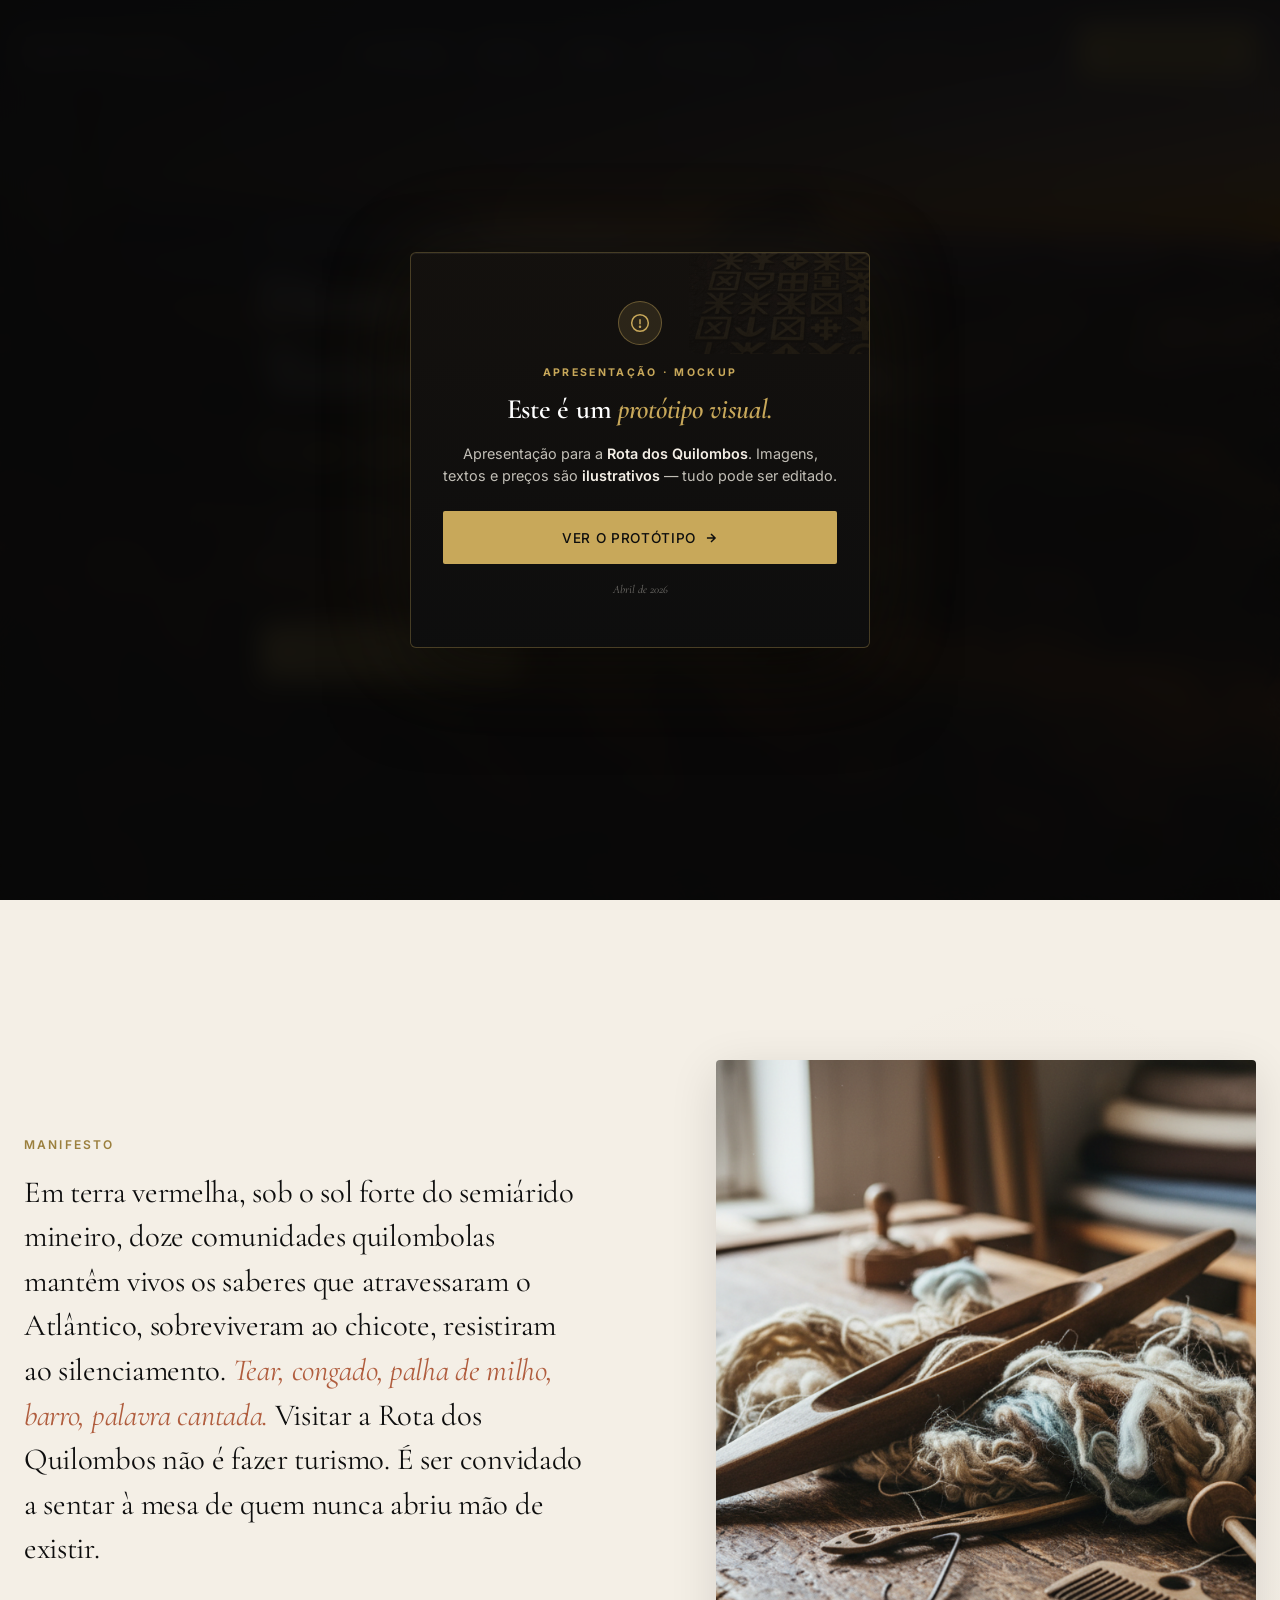
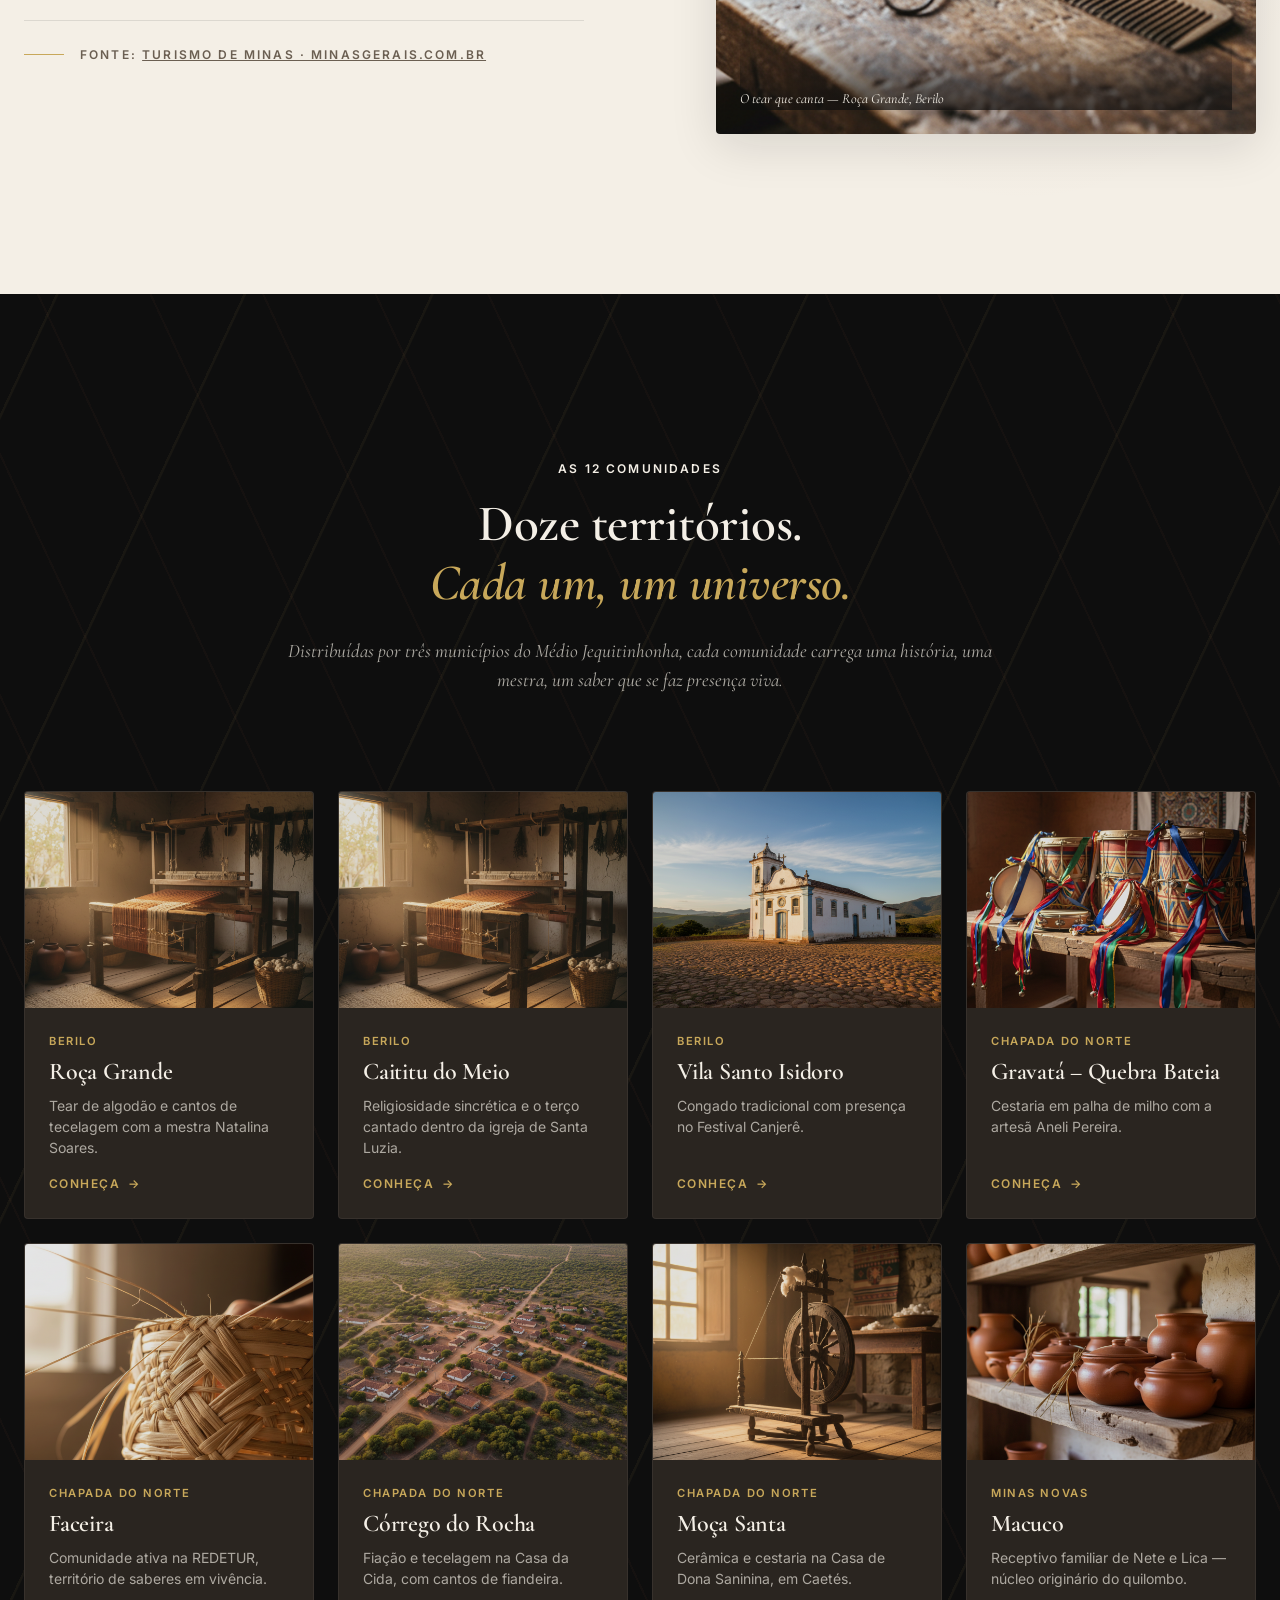
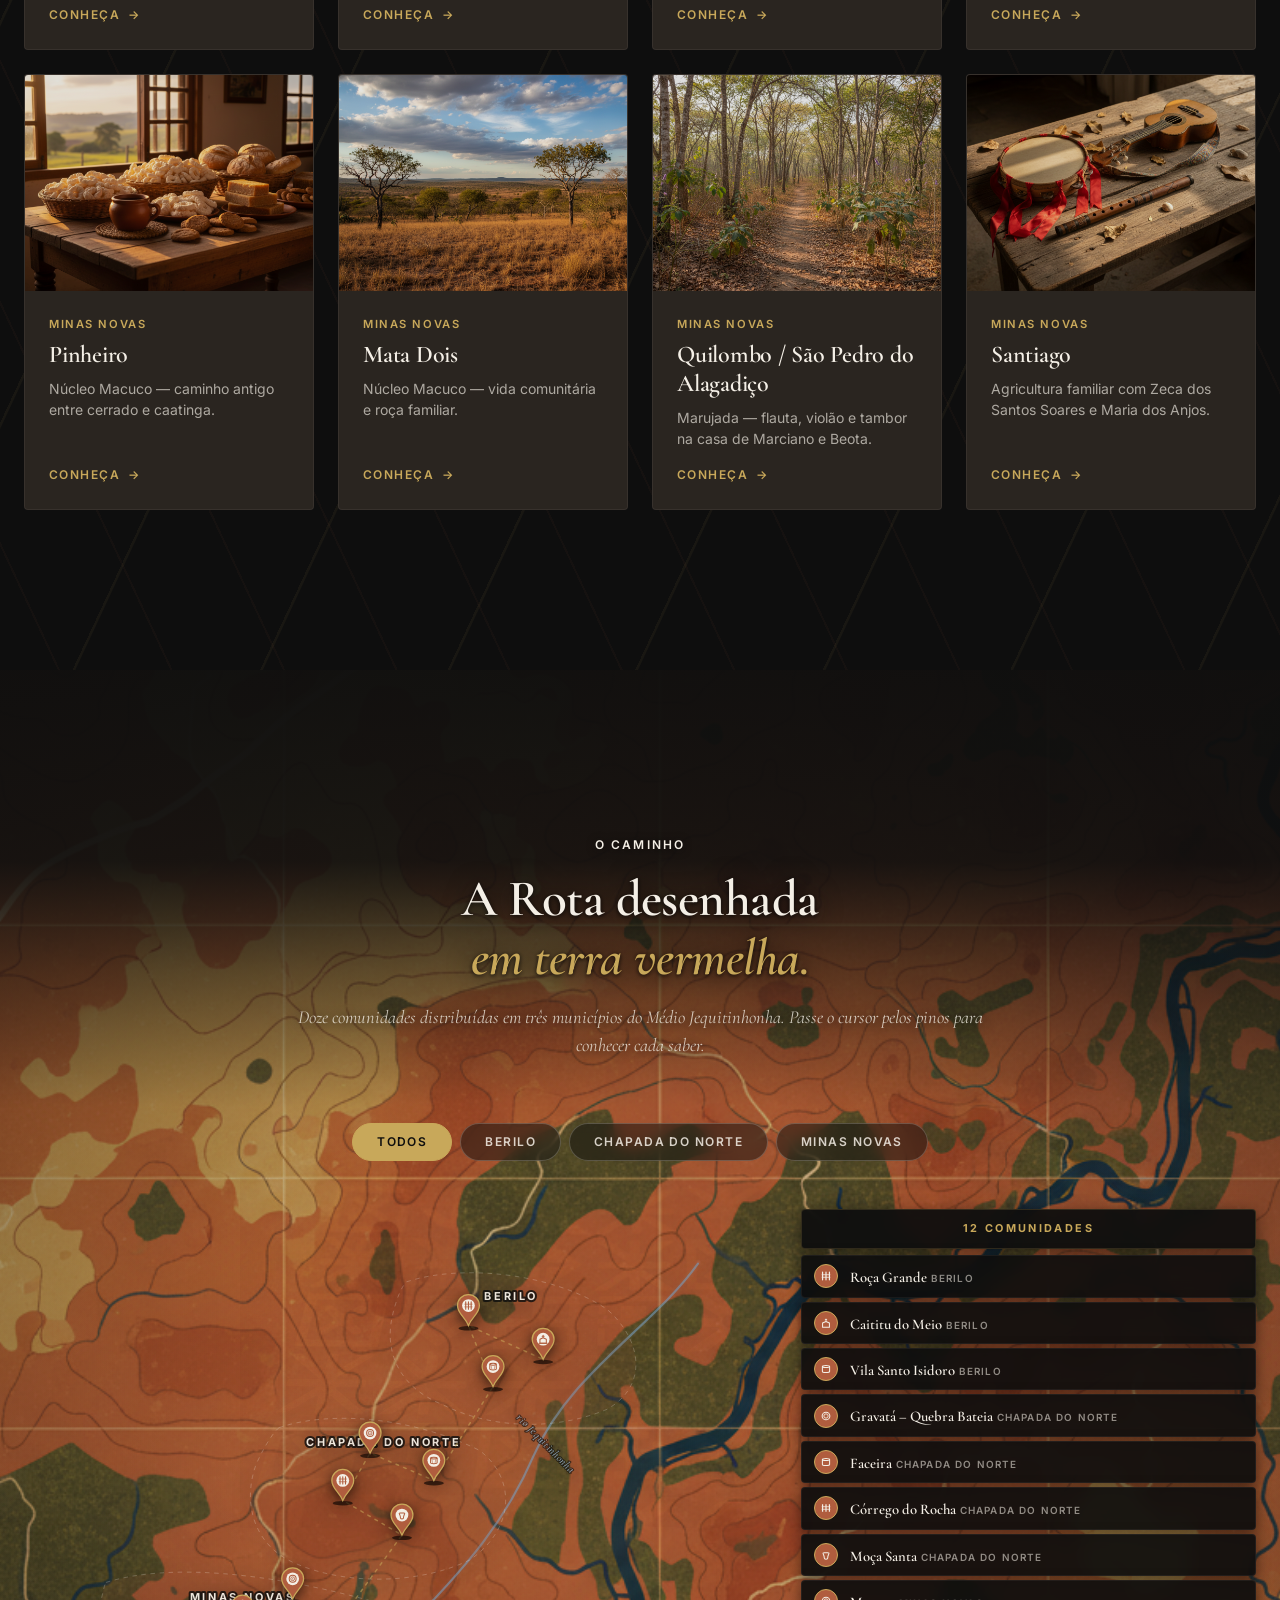
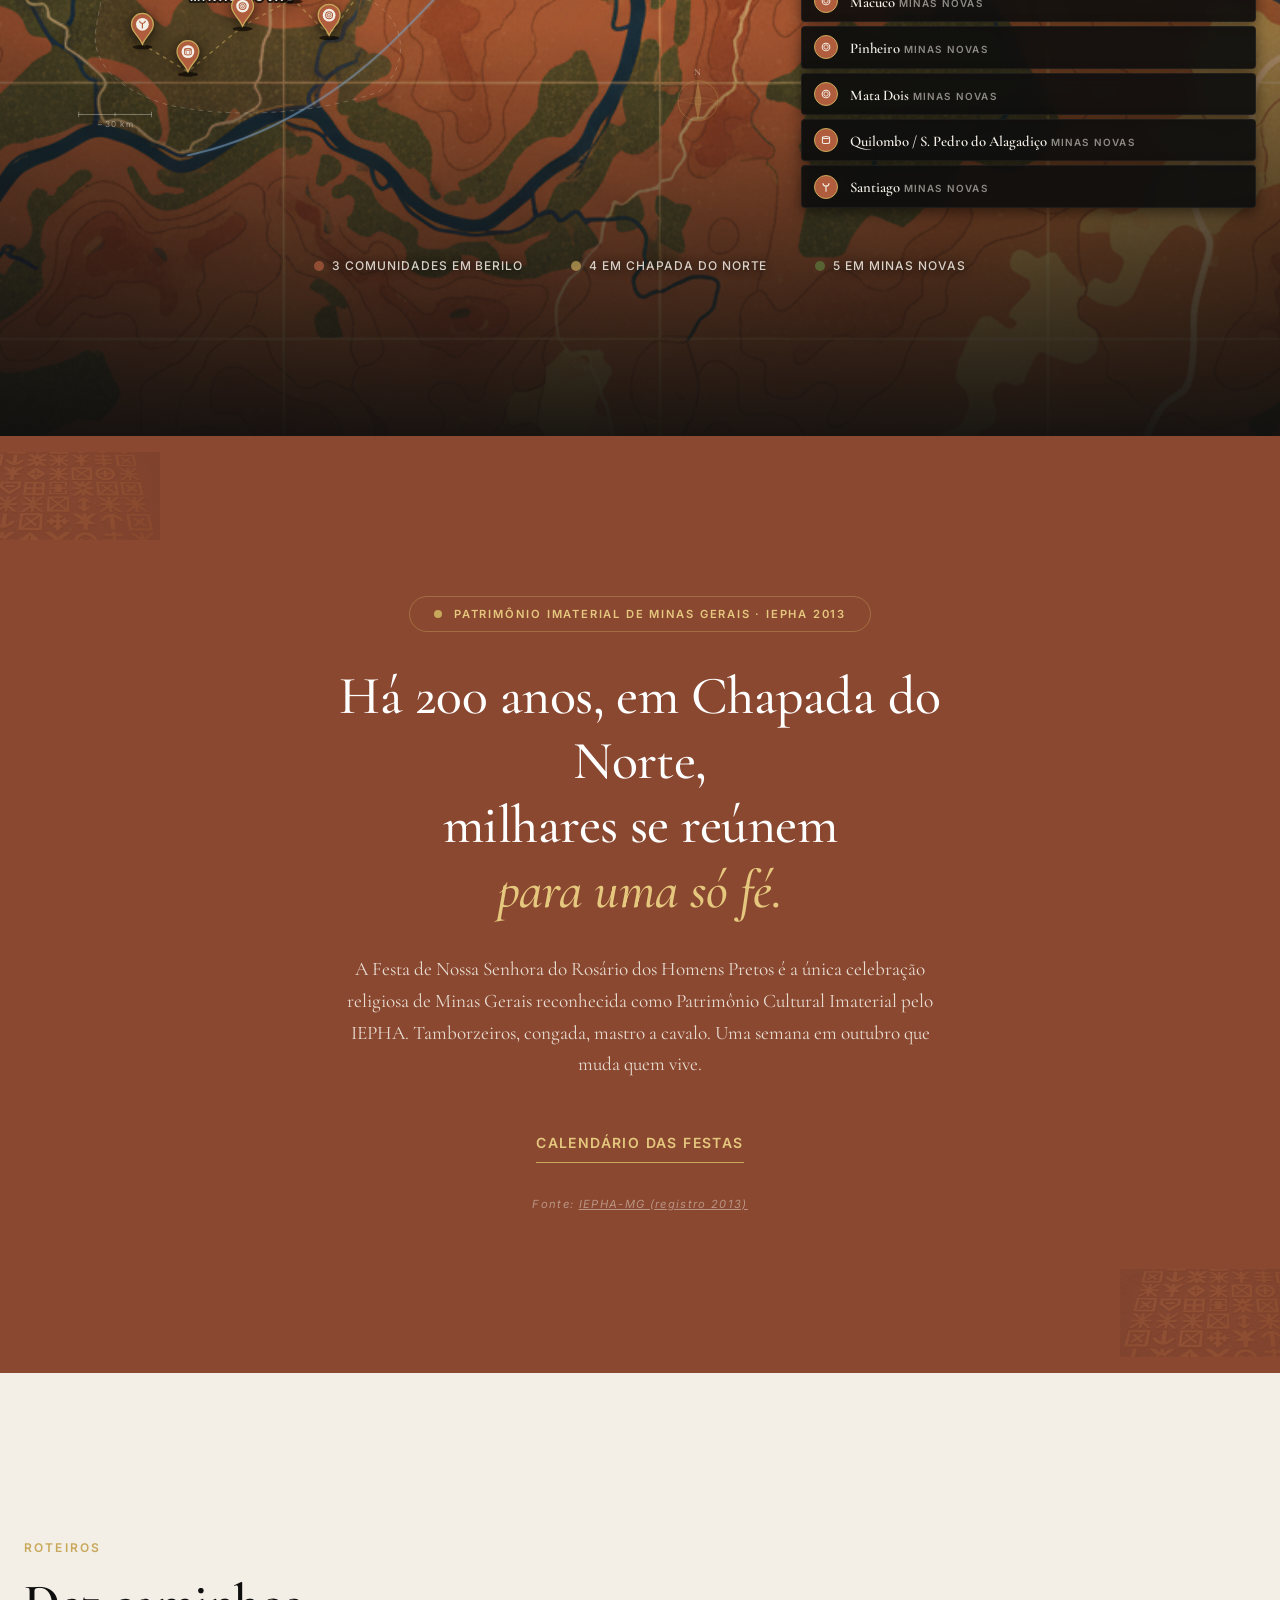
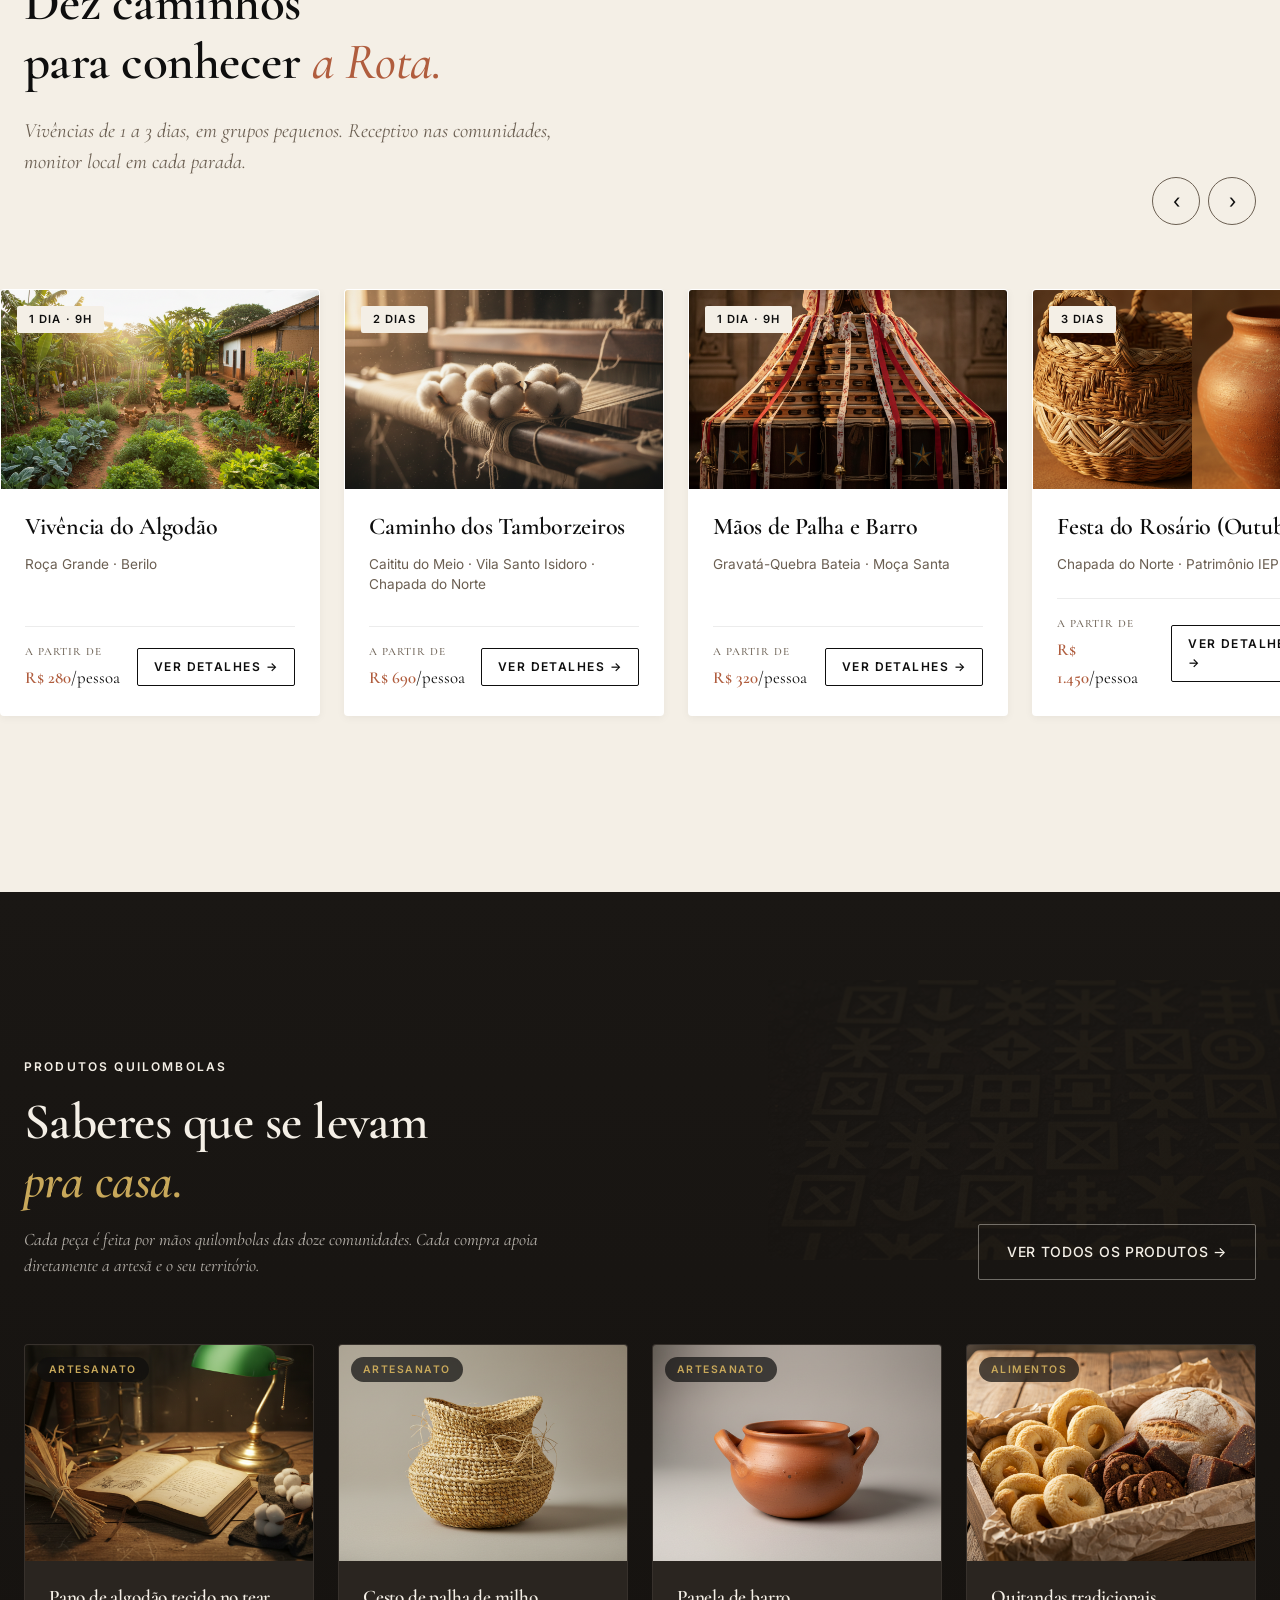
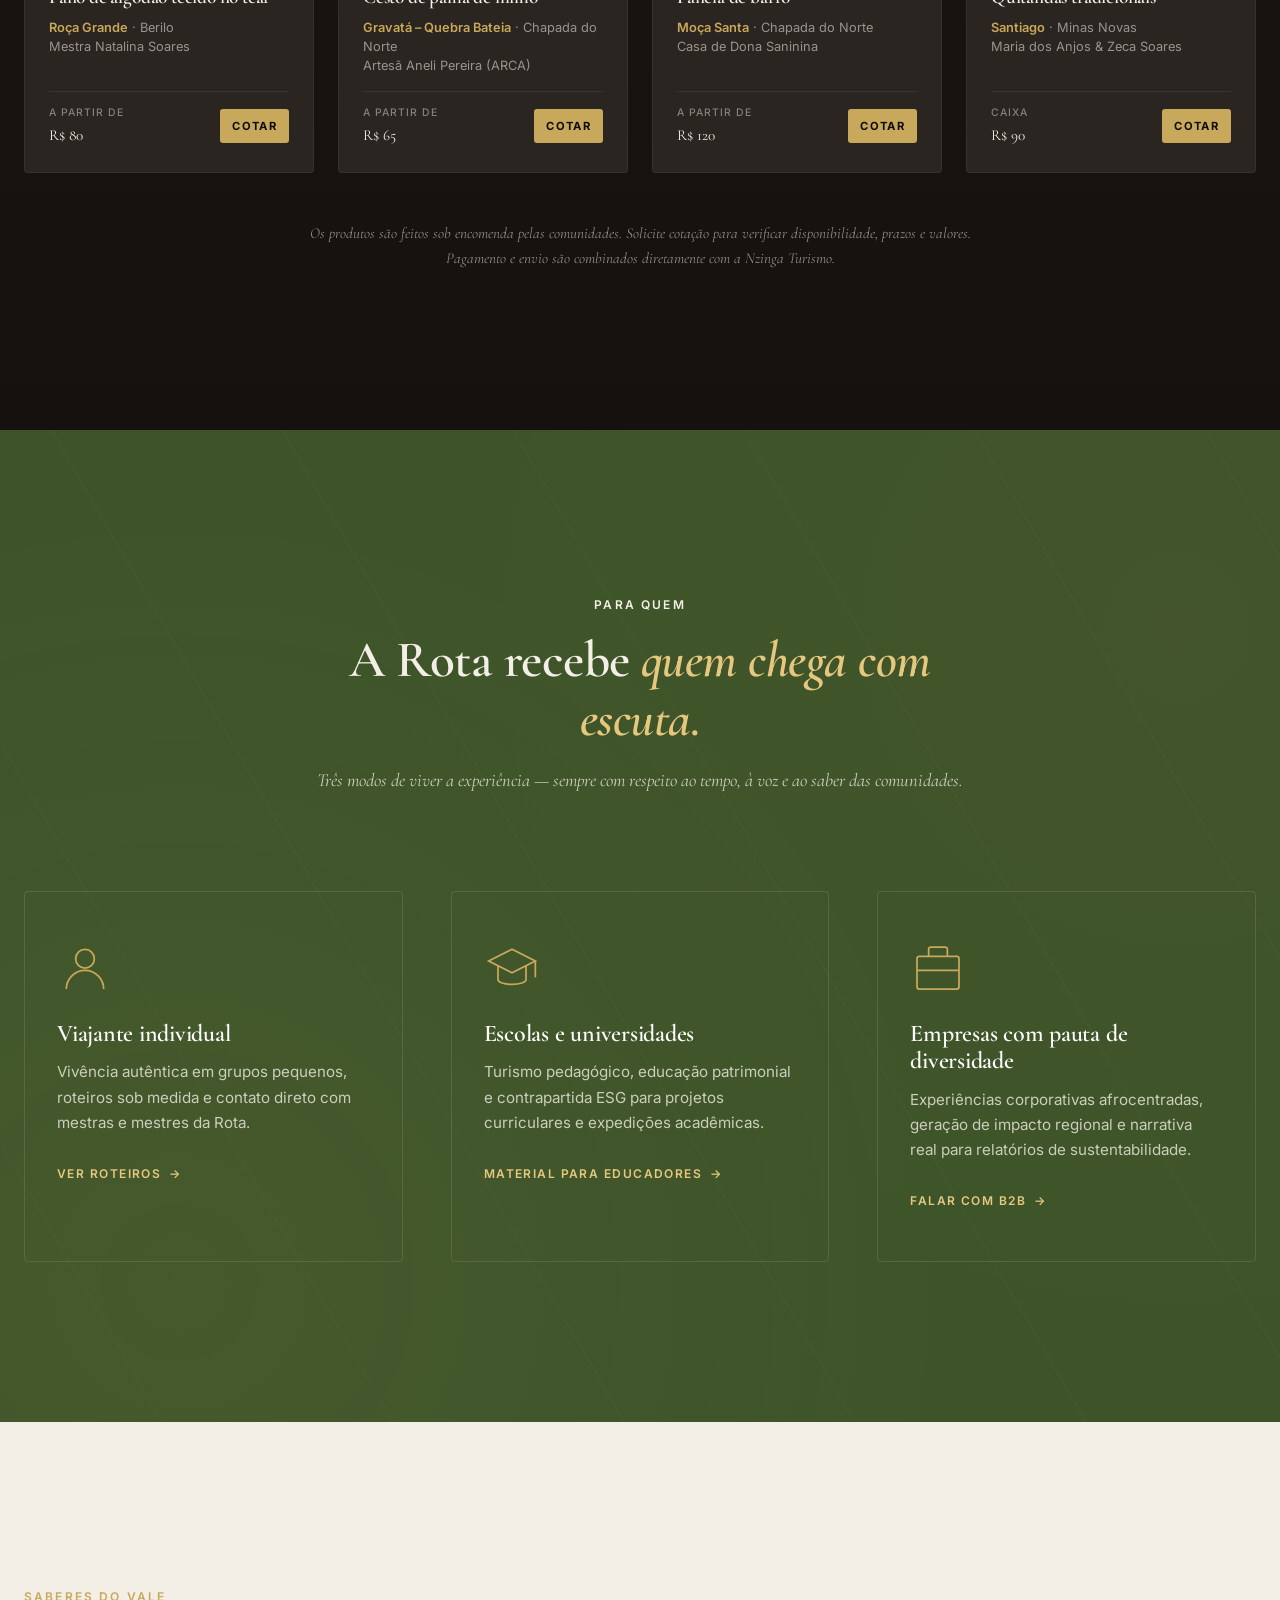
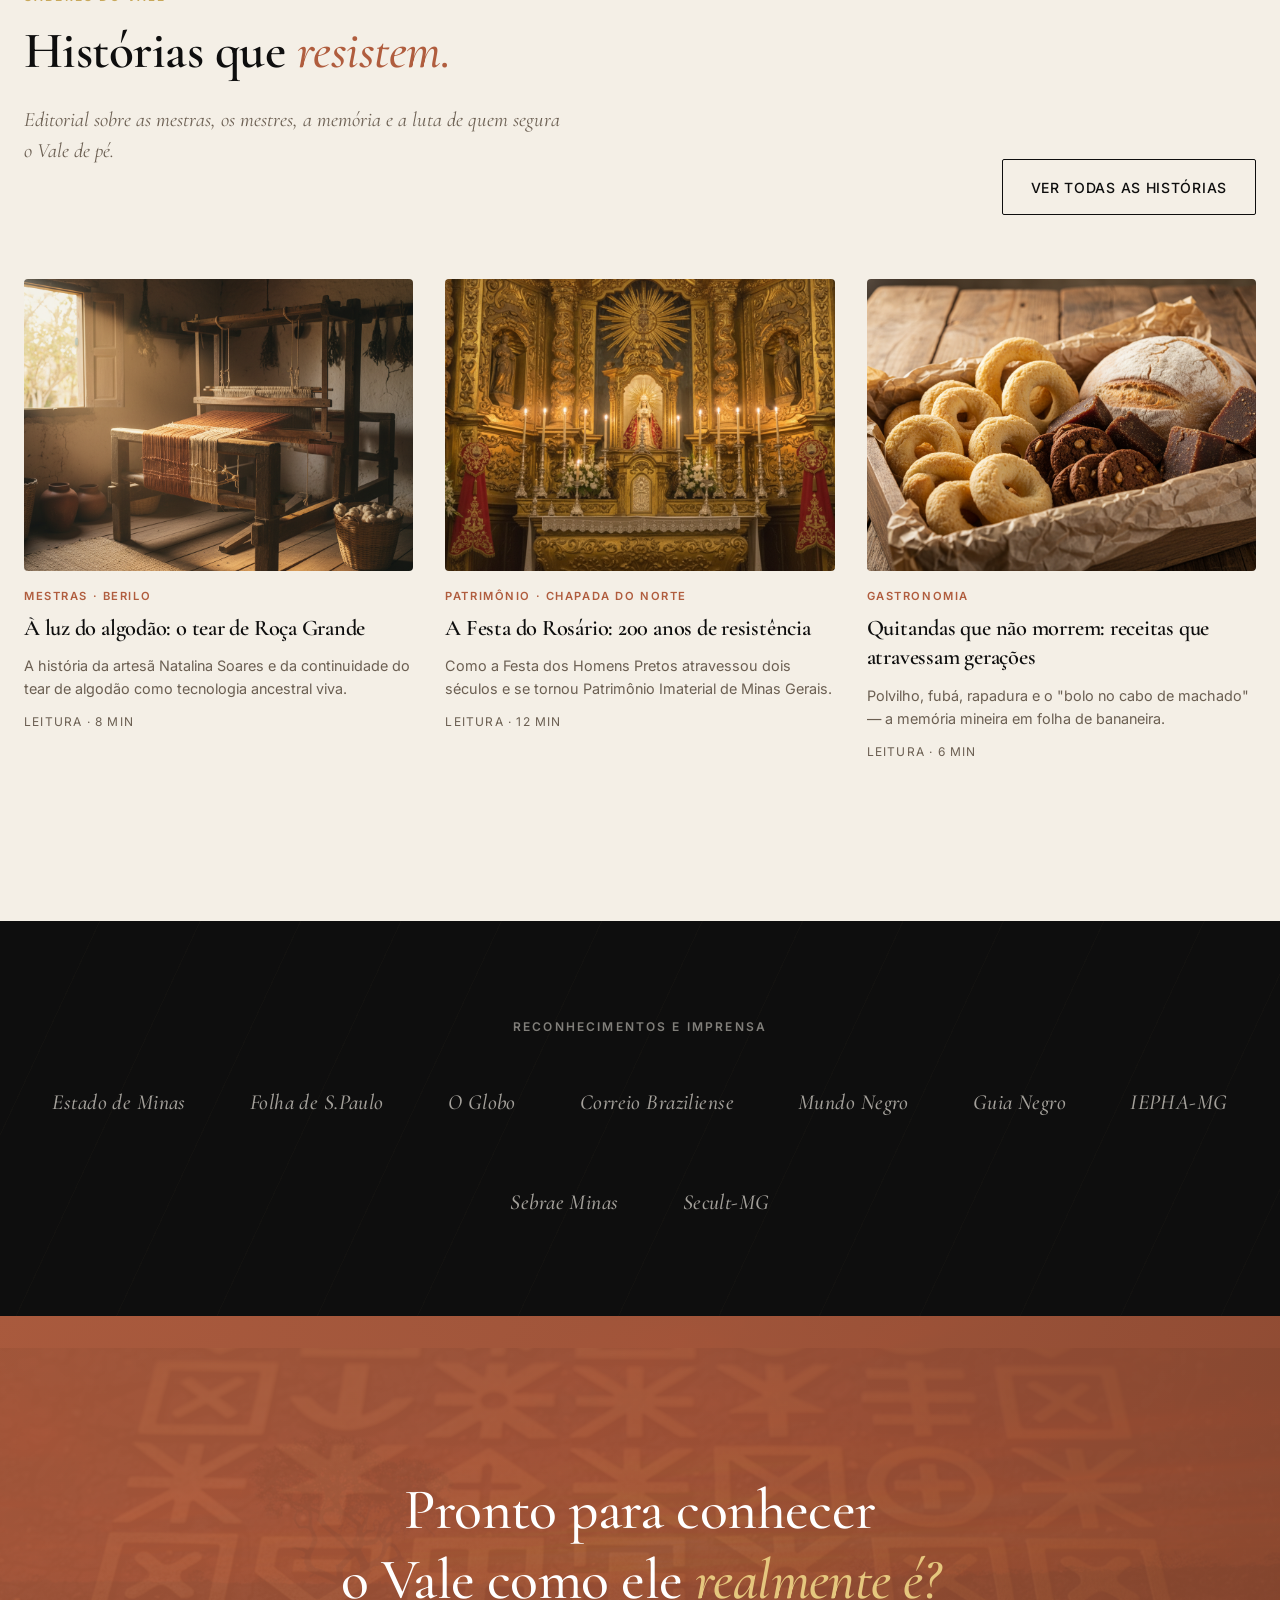
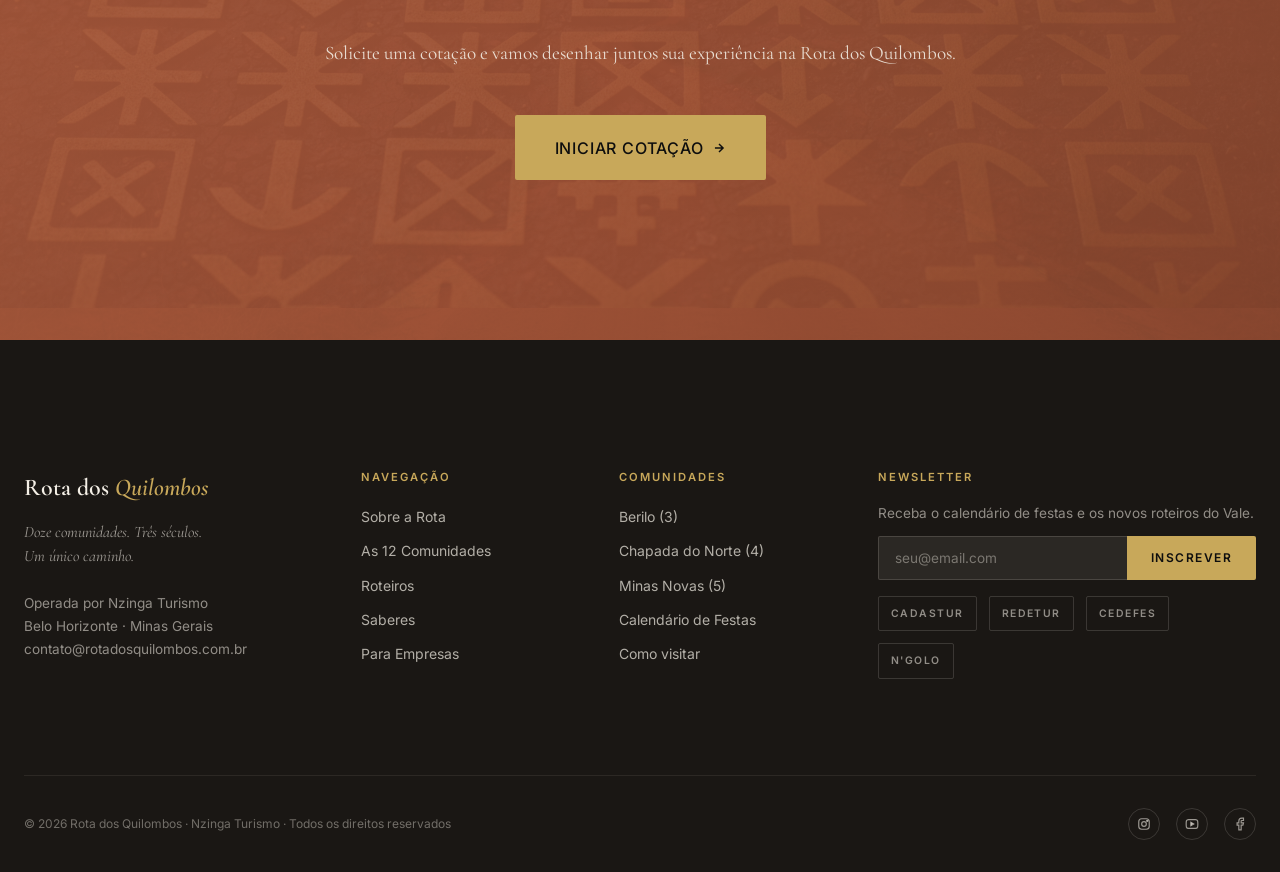
<file: index.html>
<!DOCTYPE html>
<html lang="pt-BR">
<head>
  <meta charset="UTF-8" />
  <meta name="viewport" content="width=device-width, initial-scale=1, maximum-scale=1, user-scalable=no, viewport-fit=cover" />
  <title>Rota dos Quilombos — Turismo de base comunitária no Vale do Jequitinhonha</title>

  <meta name="description" content="Doze comunidades quilombolas do Médio Jequitinhonha em Minas Gerais. Vivências autênticas em tear de algodão, congado, cestaria, gastronomia e religiosidade ancestral. Operada pela Nzinga Turismo." />
  <meta name="keywords" content="afroturismo, turismo quilombola, Vale do Jequitinhonha, Minas Gerais, turismo de base comunitária, REDETUR, Berilo, Chapada do Norte, Minas Novas" />
  <meta name="theme-color" content="#0E0E0E" />

  <meta property="og:type" content="website" />
  <meta property="og:title" content="Rota dos Quilombos — Doze comunidades, três séculos de história" />
  <meta property="og:description" content="Turismo de base comunitária quilombola no Vale do Jequitinhonha, Minas Gerais." />
  <meta property="og:image" content="assets/img/hero-cerrado-jequitinhonha.png" />
  <meta property="og:locale" content="pt_BR" />
  <meta name="twitter:card" content="summary_large_image" />

  <link rel="preconnect" href="https://fonts.googleapis.com" />
  <link rel="preconnect" href="https://fonts.gstatic.com" crossorigin />
  <link href="https://fonts.googleapis.com/css2?family=Cormorant+Garamond:ital,wght@0,400;0,500;0,600;0,700;1,400;1,500;1,600&family=Inter:wght@400;500;600;700&display=swap" rel="stylesheet" />

  <link rel="stylesheet" href="assets/css/style.css" />

  <script type="application/ld+json">
  {
    "@context": "https://schema.org",
    "@type": "TouristAttraction",
    "name": "Rota dos Quilombos do Médio Jequitinhonha",
    "description": "Programa de turismo de base comunitária que conecta visitantes a 12 comunidades quilombolas remanescentes nos municípios de Berilo, Chapada do Norte e Minas Novas, no Vale do Jequitinhonha, Minas Gerais.",
    "address": {
      "@type": "PostalAddress",
      "addressRegion": "Minas Gerais",
      "addressCountry": "BR"
    },
    "touristType": ["Cultural Heritage", "Community-based Tourism", "Afroturismo"]
  }
  </script>
</head>
<body>

  <!-- HEADER -->
  <header class="header" id="header">
    <div class="container header__inner">
      <a href="index.html" class="brand">
        <span class="brand__name">Rota dos <em>Quilombos</em></span>
        <span class="brand__tagline">Médio Jequitinhonha · MG</span>
      </a>

      <nav class="nav">
        <ul class="nav__list">
          <li><a href="#comunidades" class="nav__link">Comunidades</a></li>
          <li><a href="roteiros.html" class="nav__link">Roteiros</a></li>
          <li><a href="#saberes" class="nav__link">Saberes</a></li>
          <li><a href="#para-quem" class="nav__link">Para Empresas</a></li>
          <li><a href="#contato" class="nav__link">Contato</a></li>
        </ul>
        <div class="lang">
          <span class="lang__option lang__option--active">PT</span>
          <span class="lang__divider">|</span>
          <span class="lang__option" title="English version coming soon">EN</span>
        </div>
      </nav>

      <div class="header__cta">
        <button type="button" class="btn btn--gold" data-cotacao data-context="roteiro" data-eyebrow="Cotação" data-title="Solicitar <em>cotação</em>" data-subtitle="Conte um pouco sobre o que você procura. Respondemos em até 1 dia útil.">Cotar Roteiro</button>
        <button class="menu-toggle" aria-label="Abrir menu">
          <span></span><span></span><span></span>
        </button>
      </div>
    </div>
  </header>

  <!-- Mobile menu construído dinamicamente via JS -->

  <!-- HERO -->
  <section class="hero">
    <div class="hero__bg">
      <img src="assets/img/hero-cerrado-jequitinhonha.png" alt="Pôr do sol sobre as chapadas do Vale do Jequitinhonha, Minas Gerais" />
    </div>
    <div class="hero__overlay"></div>

    <div class="container hero__content">
      <span class="eyebrow eyebrow--light hero__eyebrow">Turismo de Base Comunitária Quilombola</span>
      <h1 class="hero__title">
        Doze comunidades.<br />
        Três séculos de história.<br />
        <em>Um único caminho.</em>
      </h1>
      <p class="hero__subtitle">
        A Rota dos Quilombos do Médio Jequitinhonha conecta você ao Brasil ancestral que resiste no Vale.
      </p>
      <div class="hero__ctas">
        <a href="roteiros.html" class="btn btn--gold btn--icon">Conheça os Roteiros</a>
        <a href="#manifesto" class="btn btn--ghost">▶ Assista o vídeo</a>
      </div>
    </div>

    <a href="#manifesto" class="hero__scroll" aria-label="Rolar para o conteúdo">
      Continue
      <span class="hero__scroll-line"></span>
    </a>
  </section>

  <!-- MANIFESTO -->
  <section class="manifesto" id="manifesto">
    <div class="container manifesto__grid">
      <div class="manifesto__text">
        <span class="eyebrow eyebrow--dark">Manifesto</span>
        <p class="manifesto__lead reveal-text">
          Em terra vermelha, sob o sol forte do semiárido mineiro, doze comunidades quilombolas mantêm vivos os saberes que atravessaram o Atlântico, sobreviveram ao chicote, resistiram ao silenciamento. <em>Tear, congado, palha de milho, barro, palavra cantada.</em> Visitar a Rota dos Quilombos não é fazer turismo. É ser convidado a sentar à mesa de quem nunca abriu mão de existir.
        </p>
        <div class="manifesto__signature">
          <span class="manifesto__signature-line"></span>
          <span>Fonte: <a href="https://www.minasgerais.com.br/pt/blog/artigo/como-conhecer-o-vale-do-jequitinhonha" target="_blank" rel="noopener" style="color: inherit; text-decoration: underline;">Turismo de Minas · minasgerais.com.br</a></span>
        </div>
      </div>

      <div class="manifesto__image fade-in">
        <img src="assets/img/apoio-detalhe-oficio.png" alt="Detalhe do ofício do tear" loading="lazy" />
        <div class="manifesto__image-caption">
          O tear que canta — Roça Grande, Berilo
        </div>
      </div>
    </div>
  </section>

  <!-- COMUNIDADES -->
  <section class="comunidades" id="comunidades">
    <div class="adinkra-drift" aria-hidden="true">
      <span></span><span></span><span></span><span></span><span></span><span></span><span></span><span></span><span></span><span></span><span></span><span></span>
    </div>
    <div class="container">
      <div class="comunidades__header fade-in">
        <span class="eyebrow eyebrow--light">As 12 Comunidades</span>
        <h2 class="comunidades__title">Doze territórios.<br /><em>Cada um, um universo.</em></h2>
        <p class="comunidades__intro">
          Distribuídas por três municípios do Médio Jequitinhonha, cada comunidade carrega uma história, uma mestra, um saber que se faz presença viva.
        </p>
      </div>

      <div class="comunidades__grid stagger">

        <a href="comunidade.html?slug=roca-grande" class="comunidade-card">
          <div class="comunidade-card__image">
            <img src="assets/img/comunidade-roca-grande.png" alt="Tear de algodão" loading="lazy" />
          </div>
          <div class="comunidade-card__body">
            <span class="comunidade-card__location">Berilo</span>
            <h3 class="comunidade-card__name">Roça Grande</h3>
            <p class="comunidade-card__activity">Tear de algodão e cantos de tecelagem com a mestra Natalina Soares.</p>
            <span class="comunidade-card__link">Conheça</span>
          </div>
        </a>

        <a href="comunidade.html?slug=caititu" class="comunidade-card">
          <div class="comunidade-card__image">
            <img src="assets/img/comunidade-roca-grande.png" alt="Igreja de Santa Luzia" loading="lazy" />
          </div>
          <div class="comunidade-card__body">
            <span class="comunidade-card__location">Berilo</span>
            <h3 class="comunidade-card__name">Caititu do Meio</h3>
            <p class="comunidade-card__activity">Religiosidade sincrética e o terço cantado dentro da igreja de Santa Luzia.</p>
            <span class="comunidade-card__link">Conheça</span>
          </div>
        </a>

        <a href="comunidade.html?slug=vila-santo-isidoro" class="comunidade-card">
          <div class="comunidade-card__image">
            <img src="assets/img/comunidade-caititu-do-meio.png" alt="Tambor de congado" loading="lazy" />
          </div>
          <div class="comunidade-card__body">
            <span class="comunidade-card__location">Berilo</span>
            <h3 class="comunidade-card__name">Vila Santo Isidoro</h3>
            <p class="comunidade-card__activity">Congado tradicional com presença no Festival Canjerê.</p>
            <span class="comunidade-card__link">Conheça</span>
          </div>
        </a>

        <a href="comunidade.html?slug=gravata" class="comunidade-card">
          <div class="comunidade-card__image">
            <img src="assets/img/comunidade-vila-santo-isidoro.png" alt="Cestaria em palha de milho" loading="lazy" />
          </div>
          <div class="comunidade-card__body">
            <span class="comunidade-card__location">Chapada do Norte</span>
            <h3 class="comunidade-card__name">Gravatá – Quebra Bateia</h3>
            <p class="comunidade-card__activity">Cestaria em palha de milho com a artesã Aneli Pereira.</p>
            <span class="comunidade-card__link">Conheça</span>
          </div>
        </a>

        <a href="comunidade.html?slug=faceira" class="comunidade-card">
          <div class="comunidade-card__image">
            <img src="assets/img/comunidade-gravata.png" alt="Aldeia quilombola" loading="lazy" />
          </div>
          <div class="comunidade-card__body">
            <span class="comunidade-card__location">Chapada do Norte</span>
            <h3 class="comunidade-card__name">Faceira</h3>
            <p class="comunidade-card__activity">Comunidade ativa na REDETUR, território de saberes em vivência.</p>
            <span class="comunidade-card__link">Conheça</span>
          </div>
        </a>

        <a href="comunidade.html?slug=corrego-rocha" class="comunidade-card">
          <div class="comunidade-card__image">
            <img src="assets/img/comunidade-faceira.png" alt="Fiação tradicional" loading="lazy" />
          </div>
          <div class="comunidade-card__body">
            <span class="comunidade-card__location">Chapada do Norte</span>
            <h3 class="comunidade-card__name">Córrego do Rocha</h3>
            <p class="comunidade-card__activity">Fiação e tecelagem na Casa da Cida, com cantos de fiandeira.</p>
            <span class="comunidade-card__link">Conheça</span>
          </div>
        </a>

        <a href="comunidade.html?slug=moca-santa" class="comunidade-card">
          <div class="comunidade-card__image">
            <img src="assets/img/comunidade-corrego-do-rocha.png" alt="Cerâmica de barro" loading="lazy" />
          </div>
          <div class="comunidade-card__body">
            <span class="comunidade-card__location">Chapada do Norte</span>
            <h3 class="comunidade-card__name">Moça Santa</h3>
            <p class="comunidade-card__activity">Cerâmica e cestaria na Casa de Dona Saninina, em Caetés.</p>
            <span class="comunidade-card__link">Conheça</span>
          </div>
        </a>

        <a href="comunidade.html?slug=macuco" class="comunidade-card">
          <div class="comunidade-card__image">
            <img src="assets/img/comunidade-moca-santa.png" alt="Quitandas tradicionais" loading="lazy" />
          </div>
          <div class="comunidade-card__body">
            <span class="comunidade-card__location">Minas Novas</span>
            <h3 class="comunidade-card__name">Macuco</h3>
            <p class="comunidade-card__activity">Receptivo familiar de Nete e Lica — núcleo originário do quilombo.</p>
            <span class="comunidade-card__link">Conheça</span>
          </div>
        </a>

        <a href="comunidade.html?slug=pinheiro" class="comunidade-card">
          <div class="comunidade-card__image">
            <img src="assets/img/comunidade-macuco.png" alt="Estrada de terra" loading="lazy" />
          </div>
          <div class="comunidade-card__body">
            <span class="comunidade-card__location">Minas Novas</span>
            <h3 class="comunidade-card__name">Pinheiro</h3>
            <p class="comunidade-card__activity">Núcleo Macuco — caminho antigo entre cerrado e caatinga.</p>
            <span class="comunidade-card__link">Conheça</span>
          </div>
        </a>

        <a href="comunidade.html?slug=mata-dois" class="comunidade-card">
          <div class="comunidade-card__image">
            <img src="assets/img/comunidade-pinheiro.png" alt="Aldeia rural" loading="lazy" />
          </div>
          <div class="comunidade-card__body">
            <span class="comunidade-card__location">Minas Novas</span>
            <h3 class="comunidade-card__name">Mata Dois</h3>
            <p class="comunidade-card__activity">Núcleo Macuco — vida comunitária e roça familiar.</p>
            <span class="comunidade-card__link">Conheça</span>
          </div>
        </a>

        <a href="comunidade.html?slug=alagadico" class="comunidade-card">
          <div class="comunidade-card__image">
            <img src="assets/img/comunidade-mata-dois.png" alt="Marujada" loading="lazy" />
          </div>
          <div class="comunidade-card__body">
            <span class="comunidade-card__location">Minas Novas</span>
            <h3 class="comunidade-card__name">Quilombo / São Pedro do Alagadiço</h3>
            <p class="comunidade-card__activity">Marujada — flauta, violão e tambor na casa de Marciano e Beota.</p>
            <span class="comunidade-card__link">Conheça</span>
          </div>
        </a>

        <a href="comunidade.html?slug=santiago" class="comunidade-card">
          <div class="comunidade-card__image">
            <img src="assets/img/comunidade-alagadico.png" alt="Agricultura familiar" loading="lazy" />
          </div>
          <div class="comunidade-card__body">
            <span class="comunidade-card__location">Minas Novas</span>
            <h3 class="comunidade-card__name">Santiago</h3>
            <p class="comunidade-card__activity">Agricultura familiar com Zeca dos Santos Soares e Maria dos Anjos.</p>
            <span class="comunidade-card__link">Conheça</span>
          </div>
        </a>

      </div>
    </div>
  </section>

  <!-- MAPA INTERATIVO -->
  <section class="mapa" id="mapa">
    <div class="container">
      <div class="mapa__header fade-in">
        <span class="eyebrow eyebrow--light">O Caminho</span>
        <h2 class="mapa__title">A Rota desenhada<br /><em>em terra vermelha.</em></h2>
        <p class="mapa__intro">Doze comunidades distribuídas em três municípios do Médio Jequitinhonha. Passe o cursor pelos pinos para conhecer cada saber.</p>
      </div>

      <div class="mapa__filters fade-in">
        <button class="mapa__filter is-active" data-filter="all">Todos</button>
        <button class="mapa__filter" data-filter="berilo">Berilo</button>
        <button class="mapa__filter" data-filter="chapada">Chapada do Norte</button>
        <button class="mapa__filter" data-filter="minas-novas">Minas Novas</button>
      </div>

      <div class="mapa__grid fade-in">

        <div class="mapa__svg-wrap">
          <svg class="mapa__svg" viewBox="0 0 800 600" preserveAspectRatio="xMidYMid slice" aria-label="Mapa da Rota dos Quilombos">

            <defs>
              <!-- Ícones dos saberes (12x12) -->
              <symbol id="icon-tear" viewBox="0 0 12 12">
                <path d="M3 2v8M6 2v8M9 2v8" stroke="currentColor" stroke-width="1.2" stroke-linecap="round" fill="none"/>
                <path d="M2 4.5h8M2 7.5h8" stroke="currentColor" stroke-width="0.8" stroke-linecap="round" fill="none"/>
              </symbol>
              <symbol id="icon-tambor" viewBox="0 0 12 12">
                <ellipse cx="6" cy="3.5" rx="3.6" ry="1" stroke="currentColor" stroke-width="1.1" fill="none"/>
                <path d="M2.4 3.5v5.2c0 .6 1.6 1 3.6 1s3.6-.4 3.6-1V3.5" stroke="currentColor" stroke-width="1.1" fill="none"/>
                <path d="M3.8 4.5l.8 4.2M8.2 4.5l-.8 4.2" stroke="currentColor" stroke-width="0.6"/>
              </symbol>
              <symbol id="icon-igreja" viewBox="0 0 12 12">
                <path d="M6 1.7v2M4.9 2.7h2.2" stroke="currentColor" stroke-width="1.1" stroke-linecap="round" fill="none"/>
                <path d="M2.5 10.5V6l3.5-1.6L9.5 6v4.5z" stroke="currentColor" stroke-width="1.1" stroke-linejoin="round" fill="none"/>
                <path d="M1.6 10.5h8.8" stroke="currentColor" stroke-width="1.1" stroke-linecap="round"/>
              </symbol>
              <symbol id="icon-palha" viewBox="0 0 12 12">
                <circle cx="6" cy="6" r="3.8" stroke="currentColor" stroke-width="1.1" fill="none"/>
                <circle cx="6" cy="6" r="2.1" stroke="currentColor" stroke-width="0.9" fill="none"/>
                <circle cx="6" cy="6" r="0.7" fill="currentColor"/>
              </symbol>
              <symbol id="icon-barro" viewBox="0 0 12 12">
                <path d="M3.5 3.7h5" stroke="currentColor" stroke-width="1.1" stroke-linecap="round"/>
                <path d="M3 3.7c0 .9.3 1.5.6 2.2.4.9.7 1.7.7 3 0 .9.7 1.4 1.7 1.4s1.7-.5 1.7-1.4c0-1.3.3-2.1.7-3 .3-.7.6-1.3.6-2.2" stroke="currentColor" stroke-width="1.1" stroke-linejoin="round" fill="none"/>
              </symbol>
              <symbol id="icon-agricultura" viewBox="0 0 12 12">
                <path d="M6 10V5" stroke="currentColor" stroke-width="1.3" stroke-linecap="round"/>
                <path d="M6 5c-1.7 0-3-1-3-2.5M6 5c1.7 0 3-1 3-2.5" stroke="currentColor" stroke-width="1.1" stroke-linecap="round" fill="none"/>
              </symbol>
            </defs>

            <!-- Rio Jequitinhonha -->
            <path class="river" d="M740 60 C 690 130, 600 180, 560 270 C 530 340, 490 390, 410 470 C 350 530, 270 580, 180 600" />
            <text class="river-label" transform="translate(540 230) rotate(45)">rio Jequitinhonha</text>

            <!-- Município Berilo -->
            <path class="region region--berilo" data-mun="berilo"
              d="M420 80 C 480 60, 580 70, 640 110 C 680 145, 685 195, 640 220 C 580 245, 510 240, 460 215 C 410 195, 395 155, 405 115 C 410 95, 415 85, 420 80 Z"/>
            <text class="region-label region-label--small" x="535" y="100">BERILO</text>

            <!-- Município Chapada do Norte -->
            <path class="region region--chapada" data-mun="chapada"
              d="M280 240 C 340 220, 430 230, 500 265 C 540 295, 540 350, 490 385 C 440 410, 360 415, 300 390 C 250 370, 240 320, 255 280 C 265 258, 275 244, 280 240 Z"/>
            <text class="region-label region-label--small" x="395" y="260">CHAPADA DO NORTE</text>

            <!-- Município Minas Novas -->
            <path class="region region--minas-novas" data-mun="minas-novas"
              d="M90 410 C 160 388, 270 400, 380 430 C 420 450, 425 500, 390 530 C 320 555, 230 560, 160 545 C 100 528, 70 495, 80 455 C 84 432, 88 412, 90 410 Z"/>
            <text class="region-label region-label--small" x="240" y="430">MINAS NOVAS</text>

            <!-- Rota (caminho conectando comunidades) -->
            <path class="route" d="M130 478 L 180 508 L 240 458 L 295 428 L 335 468 L 415 358 L 350 320 L 380 268 L 450 298 L 515 195 L 488 128 L 570 165" />

            <!-- 12 PINS — teardrop estilo Google -->

            <!-- BERILO -->
            <g class="pin" data-id="roca-grande" data-mun="berilo" transform="translate(488 128)">
              <g class="pin__inner-group">
                <ellipse class="pin__shadow" cx="0" cy="3" rx="11" ry="2.5"/>
                <path class="pin__drop" d="M0 0 C -4 -10, -12 -13, -12 -22 A 12 12 0 1 1 12 -22 C 12 -13, 4 -10, 0 0 Z"/>
                <circle class="pin__bg" cx="0" cy="-22" r="7"/>
                <g class="pin__icon-wrap"><use href="#icon-tear" x="-6" y="-28" width="12" height="12"/></g>
                <text class="pin__label" y="22">Roça Grande</text>
              </g>
            </g>

            <g class="pin" data-id="caititu" data-mun="berilo" transform="translate(570 165)">
              <g class="pin__inner-group">
                <ellipse class="pin__shadow" cx="0" cy="3" rx="11" ry="2.5"/>
                <path class="pin__drop" d="M0 0 C -4 -10, -12 -13, -12 -22 A 12 12 0 1 1 12 -22 C 12 -13, 4 -10, 0 0 Z"/>
                <circle class="pin__bg" cx="0" cy="-22" r="7"/>
                <g class="pin__icon-wrap"><use href="#icon-igreja" x="-6" y="-28" width="12" height="12"/></g>
                <text class="pin__label" y="22">Caititu do Meio</text>
              </g>
            </g>

            <g class="pin" data-id="vila-santo-isidoro" data-mun="berilo" transform="translate(515 195)">
              <g class="pin__inner-group">
                <ellipse class="pin__shadow" cx="0" cy="3" rx="11" ry="2.5"/>
                <path class="pin__drop" d="M0 0 C -4 -10, -12 -13, -12 -22 A 12 12 0 1 1 12 -22 C 12 -13, 4 -10, 0 0 Z"/>
                <circle class="pin__bg" cx="0" cy="-22" r="7"/>
                <g class="pin__icon-wrap"><use href="#icon-tambor" x="-6" y="-28" width="12" height="12"/></g>
                <text class="pin__label" y="22">Vila Santo Isidoro</text>
              </g>
            </g>

            <!-- CHAPADA DO NORTE -->
            <g class="pin" data-id="gravata" data-mun="chapada" transform="translate(380 268)">
              <g class="pin__inner-group">
                <ellipse class="pin__shadow" cx="0" cy="3" rx="11" ry="2.5"/>
                <path class="pin__drop" d="M0 0 C -4 -10, -12 -13, -12 -22 A 12 12 0 1 1 12 -22 C 12 -13, 4 -10, 0 0 Z"/>
                <circle class="pin__bg" cx="0" cy="-22" r="7"/>
                <g class="pin__icon-wrap"><use href="#icon-palha" x="-6" y="-28" width="12" height="12"/></g>
                <text class="pin__label" y="22">Gravatá – Quebra Bateia</text>
              </g>
            </g>

            <g class="pin" data-id="faceira" data-mun="chapada" transform="translate(450 298)">
              <g class="pin__inner-group">
                <ellipse class="pin__shadow" cx="0" cy="3" rx="11" ry="2.5"/>
                <path class="pin__drop" d="M0 0 C -4 -10, -12 -13, -12 -22 A 12 12 0 1 1 12 -22 C 12 -13, 4 -10, 0 0 Z"/>
                <circle class="pin__bg" cx="0" cy="-22" r="7"/>
                <g class="pin__icon-wrap"><use href="#icon-tambor" x="-6" y="-28" width="12" height="12"/></g>
                <text class="pin__label" y="22">Faceira</text>
              </g>
            </g>

            <g class="pin" data-id="corrego-rocha" data-mun="chapada" transform="translate(350 320)">
              <g class="pin__inner-group">
                <ellipse class="pin__shadow" cx="0" cy="3" rx="11" ry="2.5"/>
                <path class="pin__drop" d="M0 0 C -4 -10, -12 -13, -12 -22 A 12 12 0 1 1 12 -22 C 12 -13, 4 -10, 0 0 Z"/>
                <circle class="pin__bg" cx="0" cy="-22" r="7"/>
                <g class="pin__icon-wrap"><use href="#icon-tear" x="-6" y="-28" width="12" height="12"/></g>
                <text class="pin__label" y="22">Córrego do Rocha</text>
              </g>
            </g>

            <g class="pin" data-id="moca-santa" data-mun="chapada" transform="translate(415 358)">
              <g class="pin__inner-group">
                <ellipse class="pin__shadow" cx="0" cy="3" rx="11" ry="2.5"/>
                <path class="pin__drop" d="M0 0 C -4 -10, -12 -13, -12 -22 A 12 12 0 1 1 12 -22 C 12 -13, 4 -10, 0 0 Z"/>
                <circle class="pin__bg" cx="0" cy="-22" r="7"/>
                <g class="pin__icon-wrap"><use href="#icon-barro" x="-6" y="-28" width="12" height="12"/></g>
                <text class="pin__label" y="22">Moça Santa</text>
              </g>
            </g>

            <!-- MINAS NOVAS -->
            <g class="pin" data-id="macuco" data-mun="minas-novas" transform="translate(295 428)">
              <g class="pin__inner-group">
                <ellipse class="pin__shadow" cx="0" cy="3" rx="11" ry="2.5"/>
                <path class="pin__drop" d="M0 0 C -4 -10, -12 -13, -12 -22 A 12 12 0 1 1 12 -22 C 12 -13, 4 -10, 0 0 Z"/>
                <circle class="pin__bg" cx="0" cy="-22" r="7"/>
                <g class="pin__icon-wrap"><use href="#icon-palha" x="-6" y="-28" width="12" height="12"/></g>
                <text class="pin__label" y="22">Macuco</text>
              </g>
            </g>

            <g class="pin" data-id="pinheiro" data-mun="minas-novas" transform="translate(240 458)">
              <g class="pin__inner-group">
                <ellipse class="pin__shadow" cx="0" cy="3" rx="11" ry="2.5"/>
                <path class="pin__drop" d="M0 0 C -4 -10, -12 -13, -12 -22 A 12 12 0 1 1 12 -22 C 12 -13, 4 -10, 0 0 Z"/>
                <circle class="pin__bg" cx="0" cy="-22" r="7"/>
                <g class="pin__icon-wrap"><use href="#icon-palha" x="-6" y="-28" width="12" height="12"/></g>
                <text class="pin__label" y="22">Pinheiro</text>
              </g>
            </g>

            <g class="pin" data-id="mata-dois" data-mun="minas-novas" transform="translate(335 468)">
              <g class="pin__inner-group">
                <ellipse class="pin__shadow" cx="0" cy="3" rx="11" ry="2.5"/>
                <path class="pin__drop" d="M0 0 C -4 -10, -12 -13, -12 -22 A 12 12 0 1 1 12 -22 C 12 -13, 4 -10, 0 0 Z"/>
                <circle class="pin__bg" cx="0" cy="-22" r="7"/>
                <g class="pin__icon-wrap"><use href="#icon-palha" x="-6" y="-28" width="12" height="12"/></g>
                <text class="pin__label" y="22">Mata Dois</text>
              </g>
            </g>

            <g class="pin" data-id="alagadico" data-mun="minas-novas" transform="translate(180 508)">
              <g class="pin__inner-group">
                <ellipse class="pin__shadow" cx="0" cy="3" rx="11" ry="2.5"/>
                <path class="pin__drop" d="M0 0 C -4 -10, -12 -13, -12 -22 A 12 12 0 1 1 12 -22 C 12 -13, 4 -10, 0 0 Z"/>
                <circle class="pin__bg" cx="0" cy="-22" r="7"/>
                <g class="pin__icon-wrap"><use href="#icon-tambor" x="-6" y="-28" width="12" height="12"/></g>
                <text class="pin__label" y="22">Quilombo / Alagadiço</text>
              </g>
            </g>

            <g class="pin" data-id="santiago" data-mun="minas-novas" transform="translate(130 478)">
              <g class="pin__inner-group">
                <ellipse class="pin__shadow" cx="0" cy="3" rx="11" ry="2.5"/>
                <path class="pin__drop" d="M0 0 C -4 -10, -12 -13, -12 -22 A 12 12 0 1 1 12 -22 C 12 -13, 4 -10, 0 0 Z"/>
                <circle class="pin__bg" cx="0" cy="-22" r="7"/>
                <g class="pin__icon-wrap"><use href="#icon-agricultura" x="-6" y="-28" width="12" height="12"/></g>
                <text class="pin__label" y="22">Santiago</text>
              </g>
            </g>

            <!-- Rosa-dos-ventos -->
            <g class="compass" transform="translate(740 540)">
              <circle r="22" fill="none" stroke="rgba(200,168,90,0.4)" stroke-width="0.8"/>
              <path d="M0 -22 L4 0 L0 22 L-4 0 Z" fill="rgba(200,168,90,0.4)"/>
              <path d="M-22 0 L0 4 L22 0 L0 -4 Z" fill="none" stroke="rgba(200,168,90,0.3)" stroke-width="0.6"/>
              <text y="-28" text-anchor="middle">N</text>
            </g>

            <!-- Escala -->
            <g transform="translate(60 555)" font-family="Inter, sans-serif" font-size="9" fill="rgba(244,239,230,0.5)">
              <line x1="0" y1="0" x2="80" y2="0" stroke="rgba(244,239,230,0.4)" stroke-width="1"/>
              <line x1="0" y1="-3" x2="0" y2="3" stroke="rgba(244,239,230,0.4)" stroke-width="1"/>
              <line x1="40" y1="-2" x2="40" y2="2" stroke="rgba(244,239,230,0.4)" stroke-width="1"/>
              <line x1="80" y1="-3" x2="80" y2="3" stroke="rgba(244,239,230,0.4)" stroke-width="1"/>
              <text x="40" y="14" text-anchor="middle" letter-spacing="0.1em">~ 30 km</text>
            </g>

          </svg>
        </div>

        <aside class="mapa__sidebar">
          <p class="mapa__sidebar-title">12 Comunidades</p>
          <div class="mapa__list" id="mapaList">

            <a href="comunidade-roca-grande.html" class="mapa__list-item" data-id="roca-grande" data-mun="berilo">
              <span class="mapa__list-marker"><svg viewBox="0 0 14 14"><path d="M3 2.5v9M7 2.5v9M11 2.5v9" stroke="currentColor" stroke-width="1.4" fill="none" stroke-linecap="round"/><path d="M2 5.5h10M2 8.5h10" stroke="currentColor" stroke-width="0.9" fill="none"/></svg></span>
              <span class="mapa__list-info">
                <span class="mapa__list-name">Roça Grande</span>
                <span class="mapa__list-mun">Berilo</span>
              </span>
            </a>

            <a href="#" class="mapa__list-item" data-id="caititu" data-mun="berilo">
              <span class="mapa__list-marker"><svg viewBox="0 0 14 14"><path d="M7 2v2.5M5.7 3.2h2.6M3 12V7l4-1.8L11 7v5z" stroke="currentColor" stroke-width="1.2" fill="none" stroke-linejoin="round"/></svg></span>
              <span class="mapa__list-info">
                <span class="mapa__list-name">Caititu do Meio</span>
                <span class="mapa__list-mun">Berilo</span>
              </span>
            </a>

            <a href="#" class="mapa__list-item" data-id="vila-santo-isidoro" data-mun="berilo">
              <span class="mapa__list-marker"><svg viewBox="0 0 14 14"><ellipse cx="7" cy="4" rx="4.2" ry="1.2" stroke="currentColor" stroke-width="1.2" fill="none"/><path d="M2.8 4v6c0 .7 1.9 1.2 4.2 1.2s4.2-.5 4.2-1.2V4" stroke="currentColor" stroke-width="1.2" fill="none"/></svg></span>
              <span class="mapa__list-info">
                <span class="mapa__list-name">Vila Santo Isidoro</span>
                <span class="mapa__list-mun">Berilo</span>
              </span>
            </a>

            <a href="#" class="mapa__list-item" data-id="gravata" data-mun="chapada">
              <span class="mapa__list-marker"><svg viewBox="0 0 14 14"><circle cx="7" cy="7" r="4.5" stroke="currentColor" stroke-width="1.2" fill="none"/><circle cx="7" cy="7" r="2.5" stroke="currentColor" stroke-width="1" fill="none"/></svg></span>
              <span class="mapa__list-info">
                <span class="mapa__list-name">Gravatá – Quebra Bateia</span>
                <span class="mapa__list-mun">Chapada do Norte</span>
              </span>
            </a>

            <a href="#" class="mapa__list-item" data-id="faceira" data-mun="chapada">
              <span class="mapa__list-marker"><svg viewBox="0 0 14 14"><ellipse cx="7" cy="4" rx="4.2" ry="1.2" stroke="currentColor" stroke-width="1.2" fill="none"/><path d="M2.8 4v6c0 .7 1.9 1.2 4.2 1.2s4.2-.5 4.2-1.2V4" stroke="currentColor" stroke-width="1.2" fill="none"/></svg></span>
              <span class="mapa__list-info">
                <span class="mapa__list-name">Faceira</span>
                <span class="mapa__list-mun">Chapada do Norte</span>
              </span>
            </a>

            <a href="#" class="mapa__list-item" data-id="corrego-rocha" data-mun="chapada">
              <span class="mapa__list-marker"><svg viewBox="0 0 14 14"><path d="M3 2.5v9M7 2.5v9M11 2.5v9" stroke="currentColor" stroke-width="1.4" fill="none"/><path d="M2 5.5h10M2 8.5h10" stroke="currentColor" stroke-width="0.9" fill="none"/></svg></span>
              <span class="mapa__list-info">
                <span class="mapa__list-name">Córrego do Rocha</span>
                <span class="mapa__list-mun">Chapada do Norte</span>
              </span>
            </a>

            <a href="#" class="mapa__list-item" data-id="moca-santa" data-mun="chapada">
              <span class="mapa__list-marker"><svg viewBox="0 0 14 14"><path d="M4 4.5h6M3.5 4.5c0 1 .3 1.7.7 2.5.5 1 .8 2 .8 3.5C5 11.5 5.9 12 7 12s2-.5 2-1.5c0-1.5.3-2.5.8-3.5.4-.8.7-1.5.7-2.5" stroke="currentColor" stroke-width="1.2" fill="none" stroke-linejoin="round"/></svg></span>
              <span class="mapa__list-info">
                <span class="mapa__list-name">Moça Santa</span>
                <span class="mapa__list-mun">Chapada do Norte</span>
              </span>
            </a>

            <a href="#" class="mapa__list-item" data-id="macuco" data-mun="minas-novas">
              <span class="mapa__list-marker"><svg viewBox="0 0 14 14"><circle cx="7" cy="7" r="4.5" stroke="currentColor" stroke-width="1.2" fill="none"/><circle cx="7" cy="7" r="2.5" stroke="currentColor" stroke-width="1" fill="none"/></svg></span>
              <span class="mapa__list-info">
                <span class="mapa__list-name">Macuco</span>
                <span class="mapa__list-mun">Minas Novas</span>
              </span>
            </a>

            <a href="#" class="mapa__list-item" data-id="pinheiro" data-mun="minas-novas">
              <span class="mapa__list-marker"><svg viewBox="0 0 14 14"><circle cx="7" cy="7" r="4.5" stroke="currentColor" stroke-width="1.2" fill="none"/><circle cx="7" cy="7" r="2.5" stroke="currentColor" stroke-width="1" fill="none"/></svg></span>
              <span class="mapa__list-info">
                <span class="mapa__list-name">Pinheiro</span>
                <span class="mapa__list-mun">Minas Novas</span>
              </span>
            </a>

            <a href="#" class="mapa__list-item" data-id="mata-dois" data-mun="minas-novas">
              <span class="mapa__list-marker"><svg viewBox="0 0 14 14"><circle cx="7" cy="7" r="4.5" stroke="currentColor" stroke-width="1.2" fill="none"/><circle cx="7" cy="7" r="2.5" stroke="currentColor" stroke-width="1" fill="none"/></svg></span>
              <span class="mapa__list-info">
                <span class="mapa__list-name">Mata Dois</span>
                <span class="mapa__list-mun">Minas Novas</span>
              </span>
            </a>

            <a href="#" class="mapa__list-item" data-id="alagadico" data-mun="minas-novas">
              <span class="mapa__list-marker"><svg viewBox="0 0 14 14"><ellipse cx="7" cy="4" rx="4.2" ry="1.2" stroke="currentColor" stroke-width="1.2" fill="none"/><path d="M2.8 4v6c0 .7 1.9 1.2 4.2 1.2s4.2-.5 4.2-1.2V4" stroke="currentColor" stroke-width="1.2" fill="none"/></svg></span>
              <span class="mapa__list-info">
                <span class="mapa__list-name">Quilombo / S. Pedro do Alagadiço</span>
                <span class="mapa__list-mun">Minas Novas</span>
              </span>
            </a>

            <a href="#" class="mapa__list-item" data-id="santiago" data-mun="minas-novas">
              <span class="mapa__list-marker"><svg viewBox="0 0 14 14"><path d="M7 12V6M7 6c-2 0-3.5-1.2-3.5-3M7 6c2 0 3.5-1.2 3.5-3" stroke="currentColor" stroke-width="1.3" fill="none" stroke-linecap="round"/></svg></span>
              <span class="mapa__list-info">
                <span class="mapa__list-name">Santiago</span>
                <span class="mapa__list-mun">Minas Novas</span>
              </span>
            </a>

          </div>
        </aside>
      </div>

      <div class="mapa__legend fade-in">
        <span class="legend-item"><span class="legend-dot legend-dot--berilo"></span>3 comunidades em Berilo</span>
        <span class="legend-item"><span class="legend-dot legend-dot--chapada"></span>4 em Chapada do Norte</span>
        <span class="legend-item"><span class="legend-dot legend-dot--minas-novas"></span>5 em Minas Novas</span>
      </div>

      <!-- PAINEL DE DETALHE — abre ao clicar num pin/comunidade -->
      <div class="mapa__detail" id="mapaDetail" aria-hidden="true">
        <article class="mapa__detail-card" id="mapaDetailCard">
          <!-- Conteúdo injetado via JS -->
        </article>
      </div>
    </div>
  </section>

  <!-- FESTA DO ROSÁRIO -->
  <section class="festa">
    <div class="container festa__inner fade-in">
      <span class="festa__seal">Patrimônio Imaterial de Minas Gerais · IEPHA 2013</span>
      <h2 class="festa__title">
        Há 200 anos, em Chapada do Norte,<br />
        milhares se reúnem<br />
        <em>para uma só fé.</em>
      </h2>
      <p class="festa__text">
        A Festa de Nossa Senhora do Rosário dos Homens Pretos é a única celebração religiosa de Minas Gerais reconhecida como Patrimônio Cultural Imaterial pelo IEPHA. Tamborzeiros, congada, mastro a cavalo. Uma semana em outubro que muda quem vive.
      </p>
      <a href="#" class="festa__cta">Calendário das Festas</a>
      <p style="margin-top: var(--space-6); font-size: 0.7rem; letter-spacing: 0.12em; color: rgba(244,239,230,0.45); font-style: italic;">
        Fonte: <a href="https://www.iepha.mg.gov.br/" target="_blank" rel="noopener" style="color: inherit; text-decoration: underline;">IEPHA-MG (registro 2013)</a>
      </p>
    </div>
  </section>

  <!-- ROTEIROS -->
  <section class="roteiros" id="roteiros">
    <div class="container">
      <div class="roteiros__header fade-in">
        <div class="roteiros__intro">
          <span class="eyebrow">Roteiros</span>
          <h2 class="section-title">Dez caminhos<br />para conhecer <em>a Rota.</em></h2>
          <p class="section-subtitle">Vivências de 1 a 3 dias, em grupos pequenos. Receptivo nas comunidades, monitor local em cada parada.</p>
        </div>
        <div class="roteiros__nav">
          <button class="roteiros__nav-btn" data-dir="prev" aria-label="Anterior">‹</button>
          <button class="roteiros__nav-btn" data-dir="next" aria-label="Próximo">›</button>
        </div>
      </div>

      <div class="roteiros__track" id="roteirosTrack">

        <div class="roteiro-card">
          <div class="roteiro-card__image">
            <img src="assets/img/comunidade-santiago.png" alt="Vivência do Algodão" loading="lazy" />
            <span class="roteiro-card__duration">1 dia · 9h</span>
          </div>
          <div class="roteiro-card__body">
            <h3 class="roteiro-card__name">Vivência do Algodão</h3>
            <p class="roteiro-card__communities">Roça Grande · Berilo</p>
            <div class="roteiro-card__footer">
              <div class="roteiro-card__price">
                <small>A partir de</small>
                <strong>R$ 280</strong>/pessoa
              </div>
              <a href="roteiro.html?slug=vivencia-do-algodao" class="roteiro-card__cta">Ver detalhes →</a>
            </div>
          </div>
        </div>

        <div class="roteiro-card">
          <div class="roteiro-card__image">
            <img src="assets/img/roteiro-vivencia-algodao.png" alt="Caminho dos Tamborzeiros" loading="lazy" />
            <span class="roteiro-card__duration">2 dias</span>
          </div>
          <div class="roteiro-card__body">
            <h3 class="roteiro-card__name">Caminho dos Tamborzeiros</h3>
            <p class="roteiro-card__communities">Caititu do Meio · Vila Santo Isidoro · Chapada do Norte</p>
            <div class="roteiro-card__footer">
              <div class="roteiro-card__price">
                <small>A partir de</small>
                <strong>R$ 690</strong>/pessoa
              </div>
              <a href="roteiro.html?slug=caminho-dos-tamborzeiros" class="roteiro-card__cta">Ver detalhes →</a>
            </div>
          </div>
        </div>

        <div class="roteiro-card">
          <div class="roteiro-card__image">
            <img src="assets/img/roteiro-tamborzeiros.png" alt="Mãos de Palha e Barro" loading="lazy" />
            <span class="roteiro-card__duration">1 dia · 9h</span>
          </div>
          <div class="roteiro-card__body">
            <h3 class="roteiro-card__name">Mãos de Palha e Barro</h3>
            <p class="roteiro-card__communities">Gravatá-Quebra Bateia · Moça Santa</p>
            <div class="roteiro-card__footer">
              <div class="roteiro-card__price">
                <small>A partir de</small>
                <strong>R$ 320</strong>/pessoa
              </div>
              <a href="roteiro.html?slug=maos-de-palha-e-barro" class="roteiro-card__cta">Ver detalhes →</a>
            </div>
          </div>
        </div>

        <div class="roteiro-card">
          <div class="roteiro-card__image">
            <img src="assets/img/roteiro-palha-barro.png" alt="Festa do Rosário" loading="lazy" />
            <span class="roteiro-card__duration">3 dias</span>
          </div>
          <div class="roteiro-card__body">
            <h3 class="roteiro-card__name">Festa do Rosário (Outubro)</h3>
            <p class="roteiro-card__communities">Chapada do Norte · Patrimônio IEPHA</p>
            <div class="roteiro-card__footer">
              <div class="roteiro-card__price">
                <small>A partir de</small>
                <strong>R$ 1.450</strong>/pessoa
              </div>
              <a href="roteiro.html?slug=festa-do-rosario" class="roteiro-card__cta">Ver detalhes →</a>
            </div>
          </div>
        </div>

        <div class="roteiro-card">
          <div class="roteiro-card__image">
            <img src="assets/img/roteiro-festa-rosario.png" alt="Berilo Ancestral" loading="lazy" />
            <span class="roteiro-card__duration">2 dias</span>
          </div>
          <div class="roteiro-card__body">
            <h3 class="roteiro-card__name">Berilo Ancestral</h3>
            <p class="roteiro-card__communities">Roça Grande · Caititu · Vila Santo Isidoro</p>
            <div class="roteiro-card__footer">
              <div class="roteiro-card__price">
                <small>A partir de</small>
                <strong>R$ 720</strong>/pessoa
              </div>
              <a href="roteiro.html?slug=berilo-ancestral" class="roteiro-card__cta">Ver detalhes →</a>
            </div>
          </div>
        </div>

        <div class="roteiro-card">
          <div class="roteiro-card__image">
            <img src="assets/img/roteiro-berilo-ancestral.png" alt="Mesa Quilombola" loading="lazy" />
            <span class="roteiro-card__duration">1 dia · 9h</span>
          </div>
          <div class="roteiro-card__body">
            <h3 class="roteiro-card__name">Mesa Quilombola</h3>
            <p class="roteiro-card__communities">Córrego do Rocha · Casa da Cida</p>
            <div class="roteiro-card__footer">
              <div class="roteiro-card__price">
                <small>A partir de</small>
                <strong>R$ 260</strong>/pessoa
              </div>
              <a href="roteiro.html?slug=mesa-quilombola" class="roteiro-card__cta">Ver detalhes →</a>
            </div>
          </div>
        </div>

        <div class="roteiro-card">
          <div class="roteiro-card__image">
            <img src="assets/img/roteiro-mesa-quilombola.png" alt="Marujada do Alagadiço" loading="lazy" />
            <span class="roteiro-card__duration">2 dias</span>
          </div>
          <div class="roteiro-card__body">
            <h3 class="roteiro-card__name">Marujada do Alagadiço</h3>
            <p class="roteiro-card__communities">Quilombo · São Pedro do Alagadiço · Santiago</p>
            <div class="roteiro-card__footer">
              <div class="roteiro-card__price">
                <small>A partir de</small>
                <strong>R$ 680</strong>/pessoa
              </div>
              <a href="roteiro.html?slug=marujada-do-alagadico" class="roteiro-card__cta">Ver detalhes →</a>
            </div>
          </div>
        </div>

        <div class="roteiro-card">
          <div class="roteiro-card__image">
            <img src="assets/img/roteiro-marujada.png" alt="Caminho do Macuco" loading="lazy" />
            <span class="roteiro-card__duration">2 dias</span>
          </div>
          <div class="roteiro-card__body">
            <h3 class="roteiro-card__name">Caminho do Macuco</h3>
            <p class="roteiro-card__communities">Macuco · Pinheiro · Mata Dois</p>
            <div class="roteiro-card__footer">
              <div class="roteiro-card__price">
                <small>A partir de</small>
                <strong>R$ 690</strong>/pessoa
              </div>
              <a href="roteiro.html?slug=caminho-do-macuco" class="roteiro-card__cta">Ver detalhes →</a>
            </div>
          </div>
        </div>

        <div class="roteiro-card">
          <div class="roteiro-card__image">
            <img src="assets/img/roteiro-macuco.png" alt="Rota Completa" loading="lazy" />
            <span class="roteiro-card__duration">5 dias</span>
          </div>
          <div class="roteiro-card__body">
            <h3 class="roteiro-card__name">Rota Completa do Vale</h3>
            <p class="roteiro-card__communities">As 12 comunidades · 3 municípios</p>
            <div class="roteiro-card__footer">
              <div class="roteiro-card__price">
                <small>A partir de</small>
                <strong>R$ 2.890</strong>/pessoa
              </div>
              <a href="roteiro.html?slug=rota-completa-do-vale" class="roteiro-card__cta">Ver detalhes →</a>
            </div>
          </div>
        </div>

        <div class="roteiro-card">
          <div class="roteiro-card__image">
            <img src="assets/img/roteiro-rota-completa.png" alt="Imersão Pedagógica" loading="lazy" />
            <span class="roteiro-card__duration">3 dias</span>
          </div>
          <div class="roteiro-card__body">
            <h3 class="roteiro-card__name">Imersão Pedagógica</h3>
            <p class="roteiro-card__communities">Roteiro B2B · Escolas e Universidades</p>
            <div class="roteiro-card__footer">
              <div class="roteiro-card__price">
                <small>Sob consulta</small>
                <strong>Grupos</strong>
              </div>
              <a href="roteiro.html?slug=imersao-pedagogica" class="roteiro-card__cta">Ver detalhes →</a>
            </div>
          </div>
        </div>

      </div>
    </div>
  </section>

  <!-- PRODUTOS QUILOMBOLAS -->
  <section class="produtos" id="produtos">
    <div class="adinkra-drift" aria-hidden="true">
      <span></span><span></span><span></span><span></span><span></span><span></span><span></span><span></span><span></span><span></span><span></span><span></span>
    </div>
    <div class="container">
      <div class="produtos__header fade-in">
        <div class="produtos__intro">
          <span class="eyebrow eyebrow--light">Produtos Quilombolas</span>
          <h2 class="produtos__title">Saberes que se levam<br /><em>pra casa.</em></h2>
          <p class="produtos__subtitle">Cada peça é feita por mãos quilombolas das doze comunidades. Cada compra apoia diretamente a artesã e o seu território.</p>
        </div>
        <a href="#" class="btn btn--ghost">Ver todos os produtos →</a>
      </div>

      <div class="produtos__grid stagger">

        <article class="produto-card">
          <div class="produto-card__image">
            <span class="produto-card__category">Artesanato</span>
            <img src="assets/img/roteiro-pedagogica.png" alt="Pano de algodão tecido" loading="lazy" />
          </div>
          <div class="produto-card__body">
            <h3 class="produto-card__name">Pano de algodão tecido no tear</h3>
            <p class="produto-card__origin"><strong>Roça Grande</strong> · Berilo<br />Mestra Natalina Soares</p>
            <div class="produto-card__footer">
              <span class="produto-card__price">
                <small>A partir de</small>
                R$ 80
              </span>
              <button class="produto-card__cta" data-cotacao
                data-context="produto"
                data-item="Pano de algodão tecido — Roça Grande"
                data-eyebrow="Cotar Produto"
                data-title="Pano de algodão <em>tecido</em>"
                data-subtitle="Peça artesanal de Roça Grande, Berilo. Feita sob encomenda pela mestra Natalina Soares.">
                Cotar
              </button>
            </div>
          </div>
        </article>

        <article class="produto-card">
          <div class="produto-card__image">
            <span class="produto-card__category">Artesanato</span>
            <img src="assets/img/produto-cesto-palha.png" alt="Cesto de palha de milho" loading="lazy" />
          </div>
          <div class="produto-card__body">
            <h3 class="produto-card__name">Cesto de palha de milho</h3>
            <p class="produto-card__origin"><strong>Gravatá – Quebra Bateia</strong> · Chapada do Norte<br />Artesã Aneli Pereira (ARCA)</p>
            <div class="produto-card__footer">
              <span class="produto-card__price">
                <small>A partir de</small>
                R$ 65
              </span>
              <button class="produto-card__cta" data-cotacao
                data-context="produto"
                data-item="Cesto de palha de milho — Gravatá-Quebra Bateia"
                data-eyebrow="Cotar Produto"
                data-title="Cesto em <em>palha de milho</em>"
                data-subtitle="Trançado tradicional de Gravatá-Quebra Bateia, Chapada do Norte. Cada peça é única.">
                Cotar
              </button>
            </div>
          </div>
        </article>

        <article class="produto-card">
          <div class="produto-card__image">
            <span class="produto-card__category">Artesanato</span>
            <img src="assets/img/produto-panela-barro.png" alt="Panela de barro" loading="lazy" />
          </div>
          <div class="produto-card__body">
            <h3 class="produto-card__name">Panela de barro</h3>
            <p class="produto-card__origin"><strong>Moça Santa</strong> · Chapada do Norte<br />Casa de Dona Saninina</p>
            <div class="produto-card__footer">
              <span class="produto-card__price">
                <small>A partir de</small>
                R$ 120
              </span>
              <button class="produto-card__cta" data-cotacao
                data-context="produto"
                data-item="Panela de barro — Moça Santa"
                data-eyebrow="Cotar Produto"
                data-title="Panela de <em>barro</em>"
                data-subtitle="Cerâmica tradicional de Moça Santa, Chapada do Norte. Feita à mão, queimada em forno comunitário.">
                Cotar
              </button>
            </div>
          </div>
        </article>

        <article class="produto-card">
          <div class="produto-card__image">
            <span class="produto-card__category">Alimentos</span>
            <img src="assets/img/produto-quitandas-caixa.png" alt="Quitandas tradicionais" loading="lazy" />
          </div>
          <div class="produto-card__body">
            <h3 class="produto-card__name">Quitandas tradicionais</h3>
            <p class="produto-card__origin"><strong>Santiago</strong> · Minas Novas<br />Maria dos Anjos & Zeca Soares</p>
            <div class="produto-card__footer">
              <span class="produto-card__price">
                <small>Caixa</small>
                R$ 90
              </span>
              <button class="produto-card__cta" data-cotacao
                data-context="produto"
                data-item="Quitandas tradicionais — Santiago"
                data-eyebrow="Cotar Produto"
                data-title="Quitandas <em>tradicionais</em>"
                data-subtitle="Biscoito de polvilho, brevidade, pé de moleque e rapadura — feitas no fogão a lenha em Santiago, Minas Novas.">
                Cotar
              </button>
            </div>
          </div>
        </article>

      </div>

      <p class="produtos__note">
        Os produtos são feitos sob encomenda pelas comunidades. Solicite cotação para verificar disponibilidade, prazos e valores. Pagamento e envio são combinados diretamente com a Nzinga Turismo.
      </p>
    </div>
  </section>

  <!-- PARA QUEM -->
  <section class="para-quem" id="para-quem">
    <div class="leaf-drift" aria-hidden="true">
      <span></span><span></span><span></span><span></span><span></span><span></span><span></span><span></span>
    </div>
    <div class="container">
      <div class="para-quem__header fade-in">
        <span class="eyebrow eyebrow--light">Para Quem</span>
        <h2 class="para-quem__title">A Rota recebe <em>quem chega com escuta.</em></h2>
        <p class="para-quem__intro">Três modos de viver a experiência — sempre com respeito ao tempo, à voz e ao saber das comunidades.</p>
      </div>

      <div class="para-quem__grid stagger">

        <article class="publico-card">
          <div class="publico-card__icon">
            <svg viewBox="0 0 48 48" fill="none" stroke="currentColor" stroke-width="1.5">
              <circle cx="24" cy="16" r="8" />
              <path d="M8 42c0-8.8 7.2-16 16-16s16 7.2 16 16" />
            </svg>
          </div>
          <h3 class="publico-card__title">Viajante individual</h3>
          <p class="publico-card__text">
            Vivência autêntica em grupos pequenos, roteiros sob medida e contato direto com mestras e mestres da Rota.
          </p>
          <a href="roteiros.html" class="publico-card__link">Ver roteiros</a>
        </article>

        <article class="publico-card">
          <div class="publico-card__icon">
            <svg viewBox="0 0 48 48" fill="none" stroke="currentColor" stroke-width="1.5">
              <path d="M4 18l20-10 20 10-20 10z" />
              <path d="M12 22v12c0 2.2 5.4 4 12 4s12-1.8 12-4V22" />
              <path d="M44 18v14" />
            </svg>
          </div>
          <h3 class="publico-card__title">Escolas e universidades</h3>
          <p class="publico-card__text">
            Turismo pedagógico, educação patrimonial e contrapartida ESG para projetos curriculares e expedições acadêmicas.
          </p>
          <a href="#" class="publico-card__link">Material para educadores</a>
        </article>

        <article class="publico-card">
          <div class="publico-card__icon">
            <svg viewBox="0 0 48 48" fill="none" stroke="currentColor" stroke-width="1.5">
              <rect x="6" y="14" width="36" height="28" rx="2" />
              <path d="M16 14V8a2 2 0 012-2h12a2 2 0 012 2v6" />
              <path d="M6 26h36" />
            </svg>
          </div>
          <h3 class="publico-card__title">Empresas com pauta de diversidade</h3>
          <p class="publico-card__text">
            Experiências corporativas afrocentradas, geração de impacto regional e narrativa real para relatórios de sustentabilidade.
          </p>
          <a href="#" class="publico-card__link">Falar com B2B</a>
        </article>

      </div>
    </div>
  </section>

  <!-- SABERES -->
  <section class="saberes" id="saberes">
    <div class="container">
      <div class="saberes__header fade-in">
        <div class="saberes__intro">
          <span class="eyebrow">Saberes do Vale</span>
          <h2 class="section-title">Histórias que <em>resistem.</em></h2>
          <p class="section-subtitle">Editorial sobre as mestras, os mestres, a memória e a luta de quem segura o Vale de pé.</p>
        </div>
        <a href="#" class="btn btn--outline">Ver todas as histórias</a>
      </div>

      <div class="saberes__grid stagger">

        <article class="post-card">
          <div class="post-card__image">
            <img src="assets/img/comunidade-roca-grande.png" alt="Tear de Roça Grande" loading="lazy" />
          </div>
          <span class="post-card__category">Mestras · Berilo</span>
          <h3 class="post-card__title">À luz do algodão: o tear de Roça Grande</h3>
          <p class="post-card__excerpt">A história da artesã Natalina Soares e da continuidade do tear de algodão como tecnologia ancestral viva.</p>
          <span class="post-card__meta">Leitura · 8 min</span>
        </article>

        <article class="post-card">
          <div class="post-card__image">
            <img src="assets/img/roteiro-festa-rosario.png" alt="Festa do Rosário" loading="lazy" />
          </div>
          <span class="post-card__category">Patrimônio · Chapada do Norte</span>
          <h3 class="post-card__title">A Festa do Rosário: 200 anos de resistência</h3>
          <p class="post-card__excerpt">Como a Festa dos Homens Pretos atravessou dois séculos e se tornou Patrimônio Imaterial de Minas Gerais.</p>
          <span class="post-card__meta">Leitura · 12 min</span>
        </article>

        <article class="post-card">
          <div class="post-card__image">
            <img src="assets/img/produto-quitandas-caixa.png" alt="Quitandas tradicionais" loading="lazy" />
          </div>
          <span class="post-card__category">Gastronomia</span>
          <h3 class="post-card__title">Quitandas que não morrem: receitas que atravessam gerações</h3>
          <p class="post-card__excerpt">Polvilho, fubá, rapadura e o "bolo no cabo de machado" — a memória mineira em folha de bananeira.</p>
          <span class="post-card__meta">Leitura · 6 min</span>
        </article>

      </div>
    </div>
  </section>

  <!-- IMPRENSA -->
  <section class="imprensa">
    <div class="container">
      <p class="imprensa__title">Reconhecimentos e Imprensa</p>
      <div class="imprensa__logos">
        <span class="imprensa__logo">Estado de Minas</span>
        <span class="imprensa__logo">Folha de S.Paulo</span>
        <span class="imprensa__logo">O Globo</span>
        <span class="imprensa__logo">Correio Braziliense</span>
        <span class="imprensa__logo">Mundo Negro</span>
        <span class="imprensa__logo">Guia Negro</span>
        <span class="imprensa__logo">IEPHA-MG</span>
        <span class="imprensa__logo">Sebrae Minas</span>
        <span class="imprensa__logo">Secult-MG</span>
      </div>
    </div>
  </section>

  <!-- CTA FINAL -->
  <section class="cta-final" id="cotacao">
    <div class="container cta-final__inner fade-in">
      <h2 class="cta-final__title">Pronto para conhecer<br />o Vale como ele <em>realmente é?</em></h2>
      <p class="cta-final__subtitle">
        Solicite uma cotação e vamos desenhar juntos sua experiência na Rota dos Quilombos.
      </p>
      <button class="btn btn--gold btn--large btn--icon" data-cotacao data-context="visita à Rota dos Quilombos" data-eyebrow="Iniciar Cotação" data-title="Vamos desenhar sua <em>experiência.</em>" data-subtitle="Conte como você quer viver a Rota e a equipe Nzinga responde com proposta personalizada.">Iniciar Cotação</button>
    </div>
  </section>

  <!-- FOOTER -->
  <footer class="footer" id="contato">
    <div class="container">
      <div class="footer__grid">

        <div>
          <div class="footer__brand">Rota dos <em>Quilombos</em></div>
          <p class="footer__tagline">Doze comunidades. Três séculos.<br />Um único caminho.</p>
          <address class="footer__address">
            Operada por Nzinga Turismo<br />
            Belo Horizonte · Minas Gerais<br />
            <a href="mailto:contato@rotadosquilombos.com.br">contato@rotadosquilombos.com.br</a>
          </address>
        </div>

        <div>
          <p class="footer__title">Navegação</p>
          <ul class="footer__list">
            <li><a href="#manifesto">Sobre a Rota</a></li>
            <li><a href="#comunidades">As 12 Comunidades</a></li>
            <li><a href="roteiros.html">Roteiros</a></li>
            <li><a href="#saberes">Saberes</a></li>
            <li><a href="#para-quem">Para Empresas</a></li>
          </ul>
        </div>

        <div>
          <p class="footer__title">Comunidades</p>
          <ul class="footer__list">
            <li><a href="#">Berilo (3)</a></li>
            <li><a href="#">Chapada do Norte (4)</a></li>
            <li><a href="#">Minas Novas (5)</a></li>
            <li><a href="#">Calendário de Festas</a></li>
            <li><a href="#">Como visitar</a></li>
          </ul>
        </div>

        <div>
          <p class="footer__title">Newsletter</p>
          <p style="font-size: 0.85rem; line-height: 1.6; color: rgba(244,239,230,0.55); margin-bottom: var(--space-3);">Receba o calendário de festas e os novos roteiros do Vale.</p>
          <form class="newsletter" onsubmit="event.preventDefault(); alert('Mockup — formulário não funcional')">
            <input type="email" placeholder="seu@email.com" required />
            <button type="submit">Inscrever</button>
          </form>

          <div class="selos">
            <span class="selo">Cadastur</span>
            <span class="selo">REDETUR</span>
            <span class="selo">CEDEFES</span>
            <span class="selo">N'Golo</span>
          </div>
        </div>

      </div>

      <div class="footer__bottom">
        <span>© 2026 Rota dos Quilombos · Nzinga Turismo · Todos os direitos reservados</span>
        <div class="footer__social">
          <a href="#" aria-label="Instagram">
            <svg width="14" height="14" viewBox="0 0 24 24" fill="none" stroke="currentColor" stroke-width="2"><rect x="3" y="3" width="18" height="18" rx="5"/><circle cx="12" cy="12" r="4"/><circle cx="17.5" cy="6.5" r="1" fill="currentColor"/></svg>
          </a>
          <a href="#" aria-label="YouTube">
            <svg width="14" height="14" viewBox="0 0 24 24" fill="none" stroke="currentColor" stroke-width="2"><path d="M22 12s0-4-.5-5.5-2-2-3.5-2H6c-1.5 0-3 .5-3.5 2S2 12 2 12s0 4 .5 5.5 2 2 3.5 2h12c1.5 0 3-.5 3.5-2S22 12 22 12z"/><path d="M10 9l5 3-5 3z" fill="currentColor"/></svg>
          </a>
          <a href="#" aria-label="Facebook">
            <svg width="14" height="14" viewBox="0 0 24 24" fill="none" stroke="currentColor" stroke-width="2"><path d="M18 2h-3a5 5 0 00-5 5v3H7v4h3v8h4v-8h3l1-4h-4V7a1 1 0 011-1h3z"/></svg>
          </a>
        </div>
      </div>
    </div>
  </footer>

  <script src="data/comunidades.js"></script>
  <script src="data/roteiros.js"></script>
  <script src="assets/js/main.js"></script>
</body>
</html>
</file>
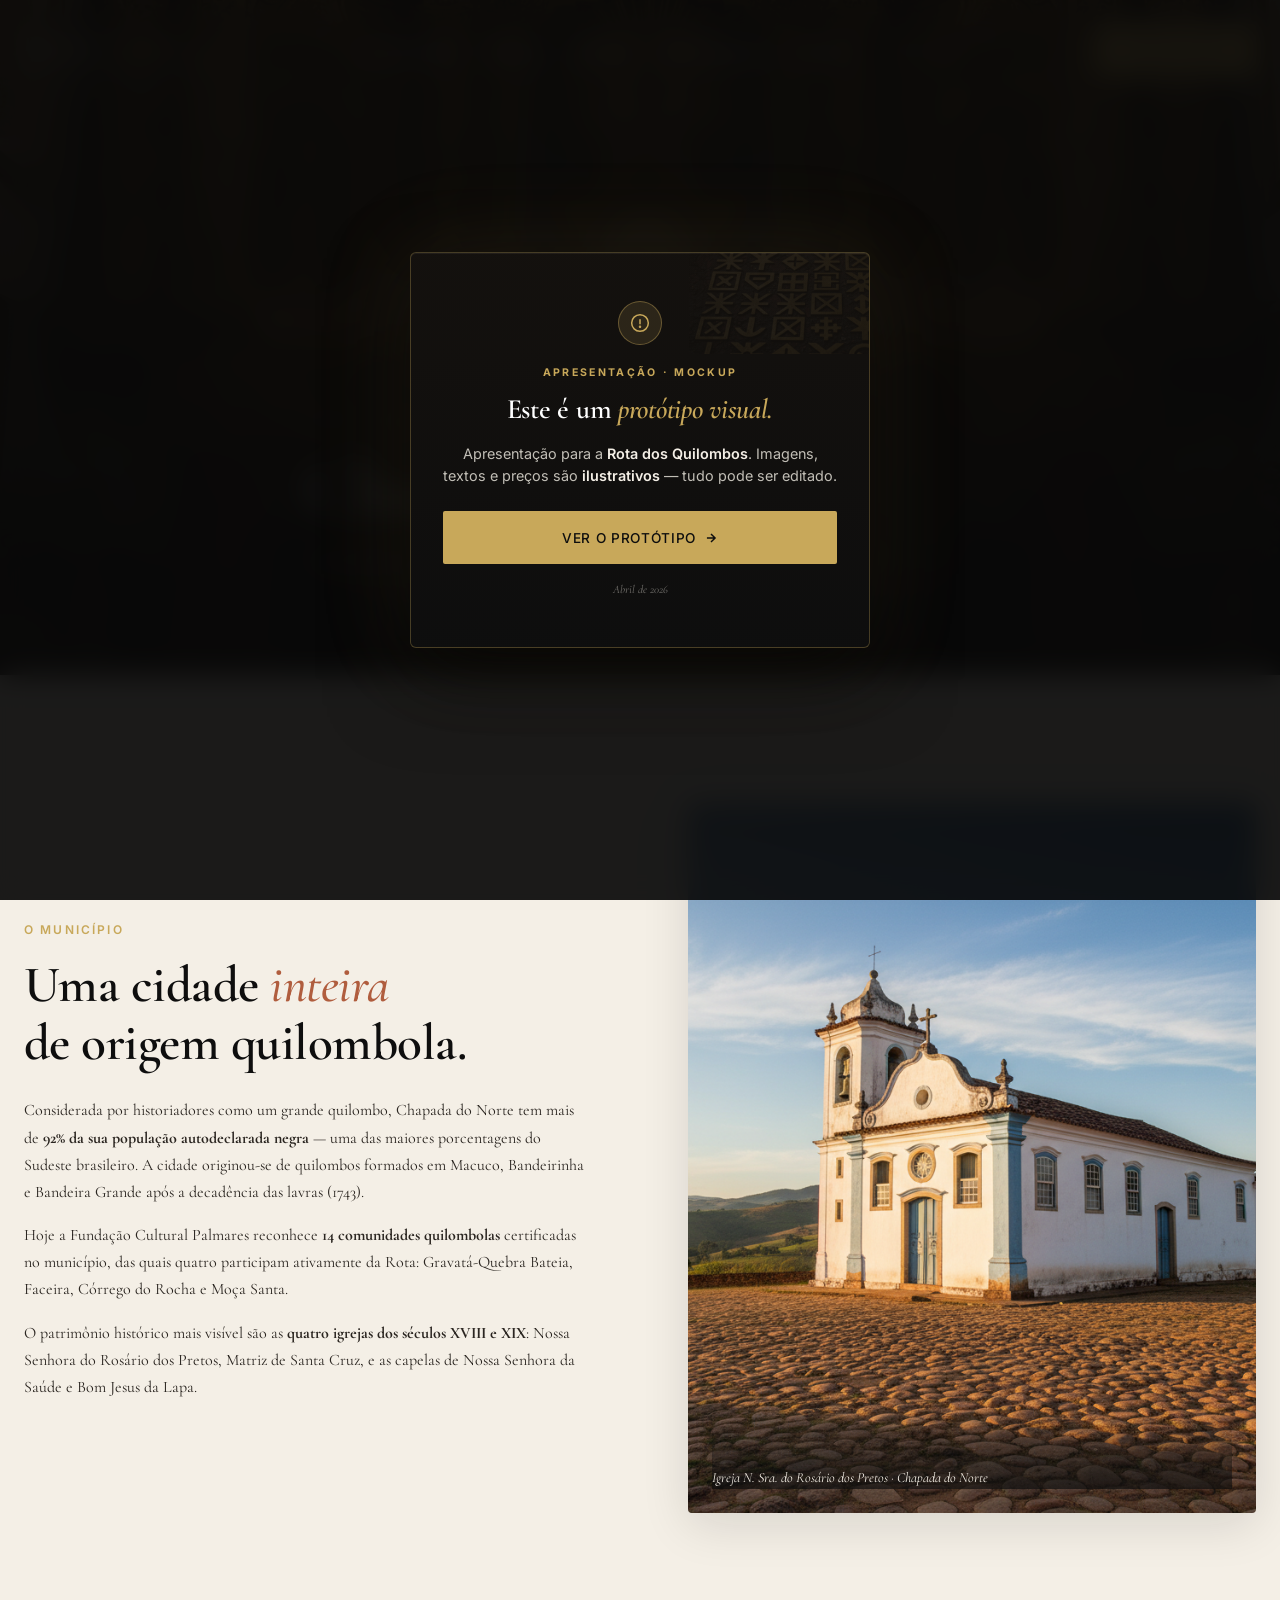
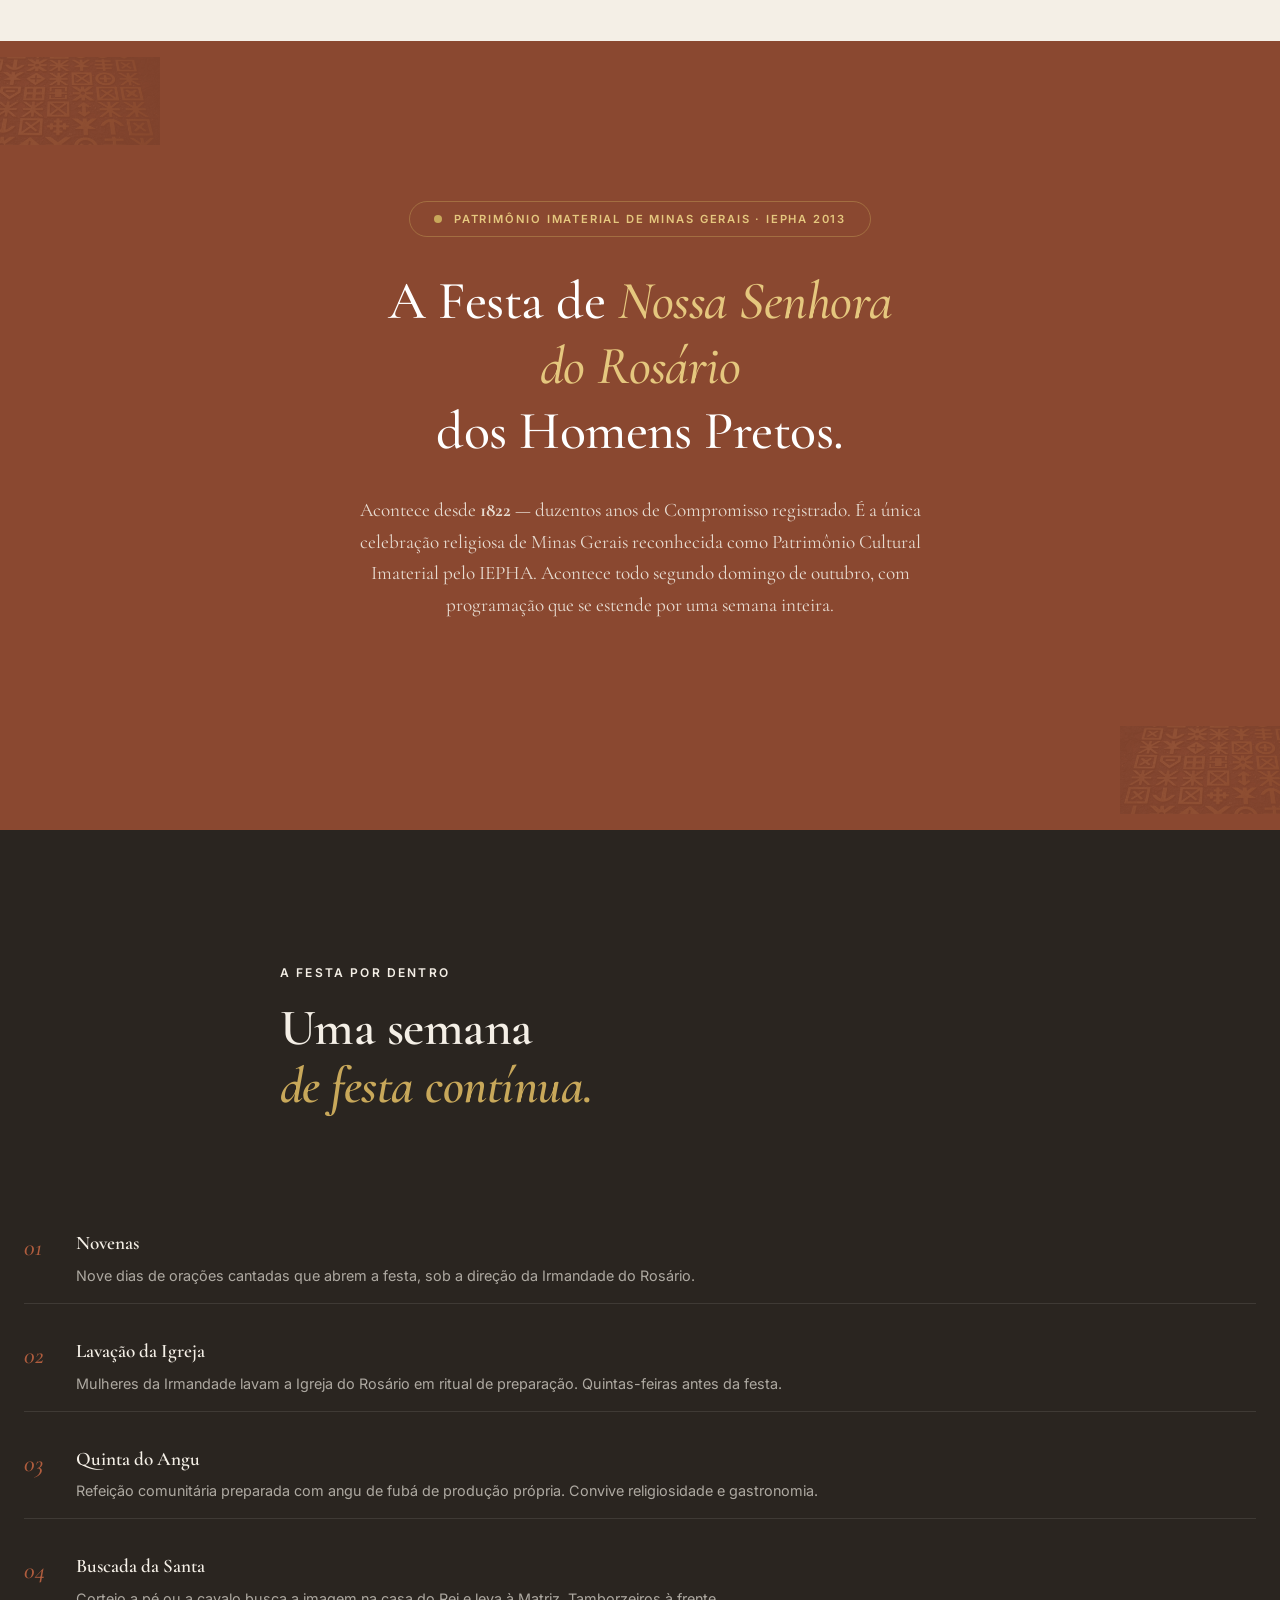
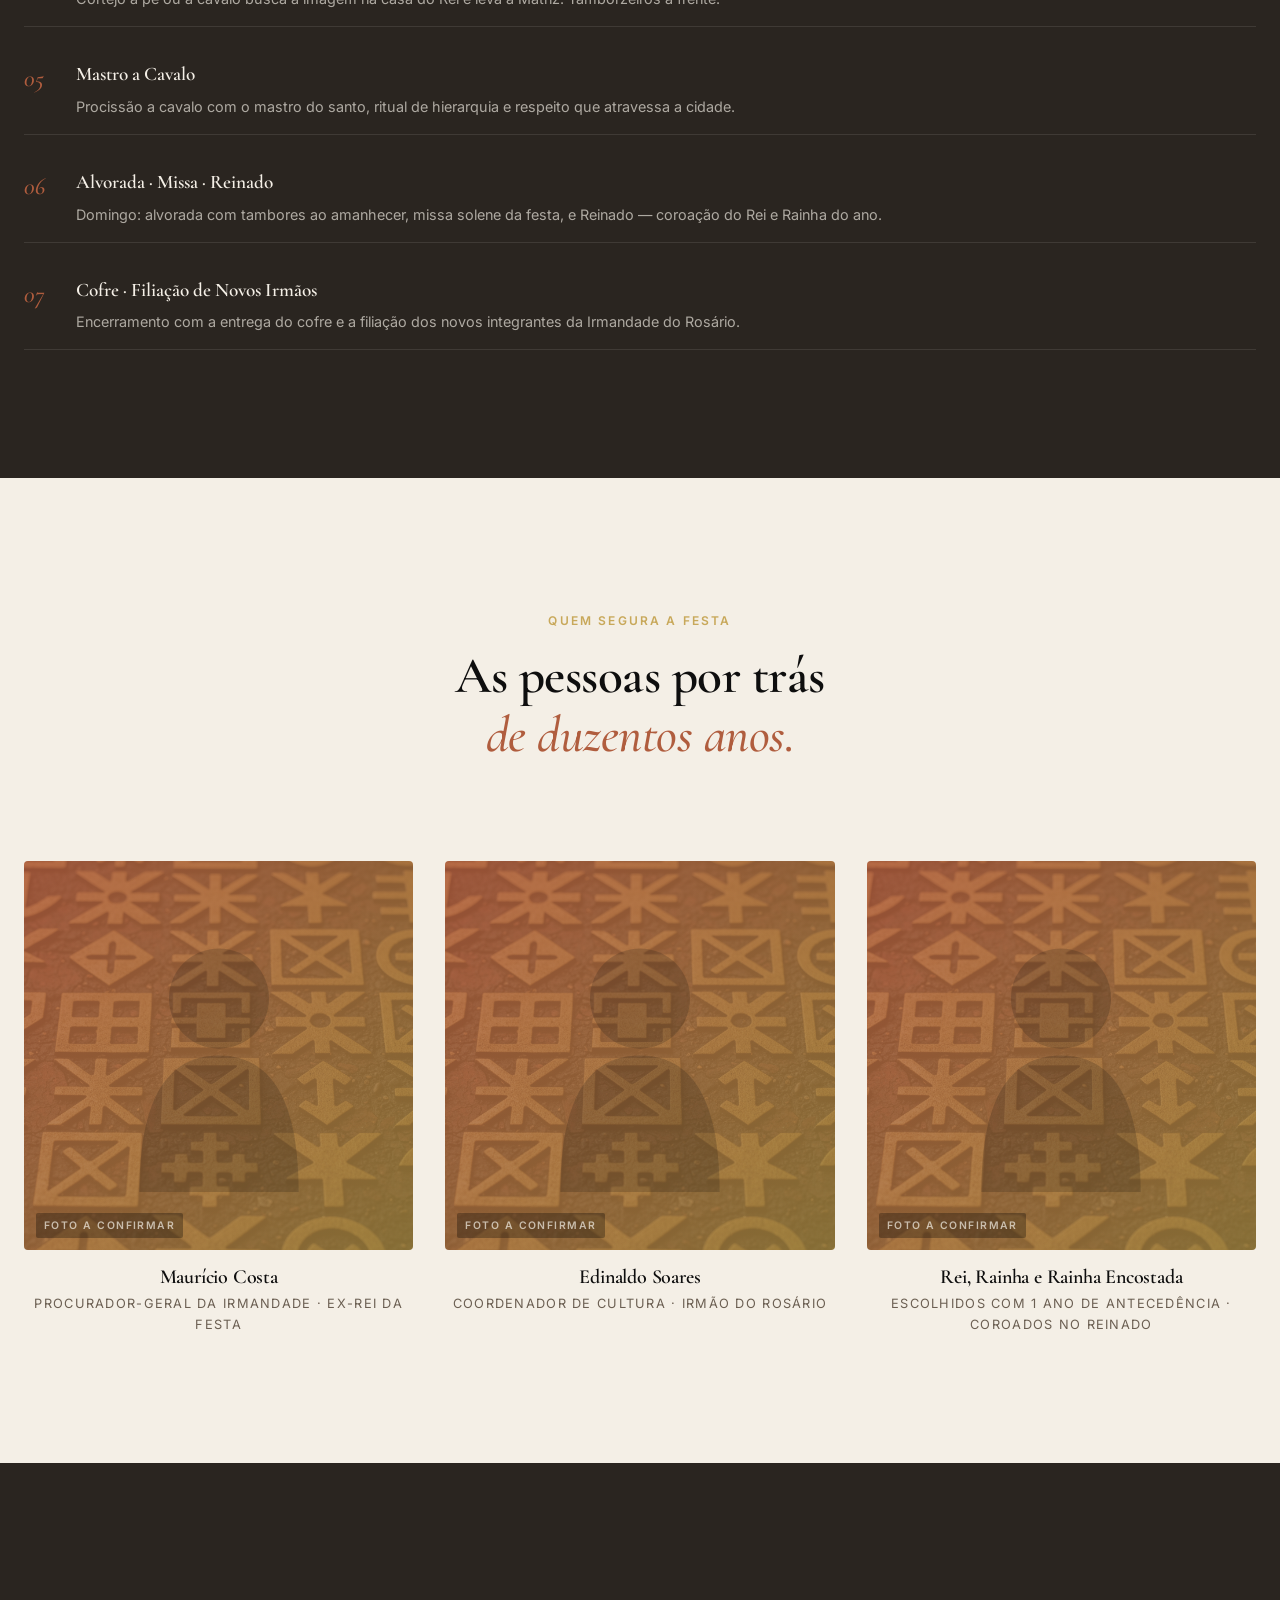
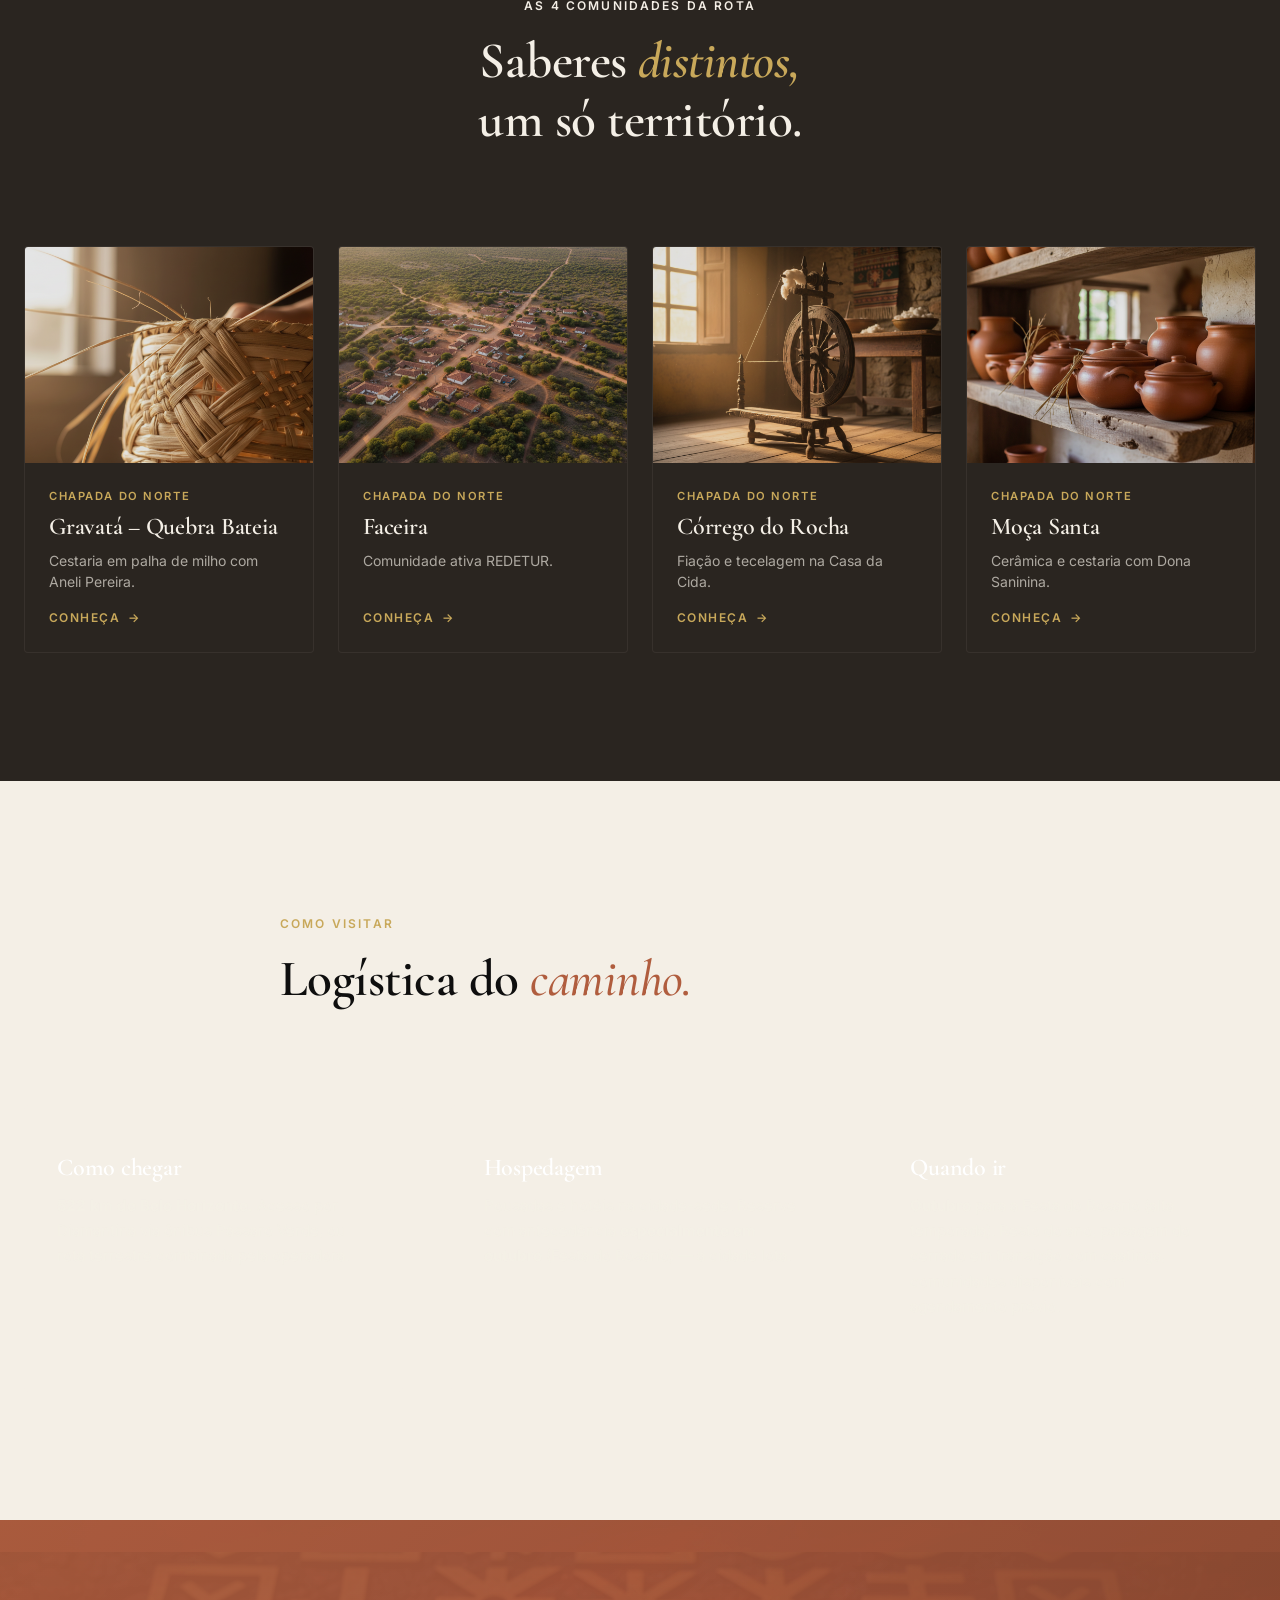
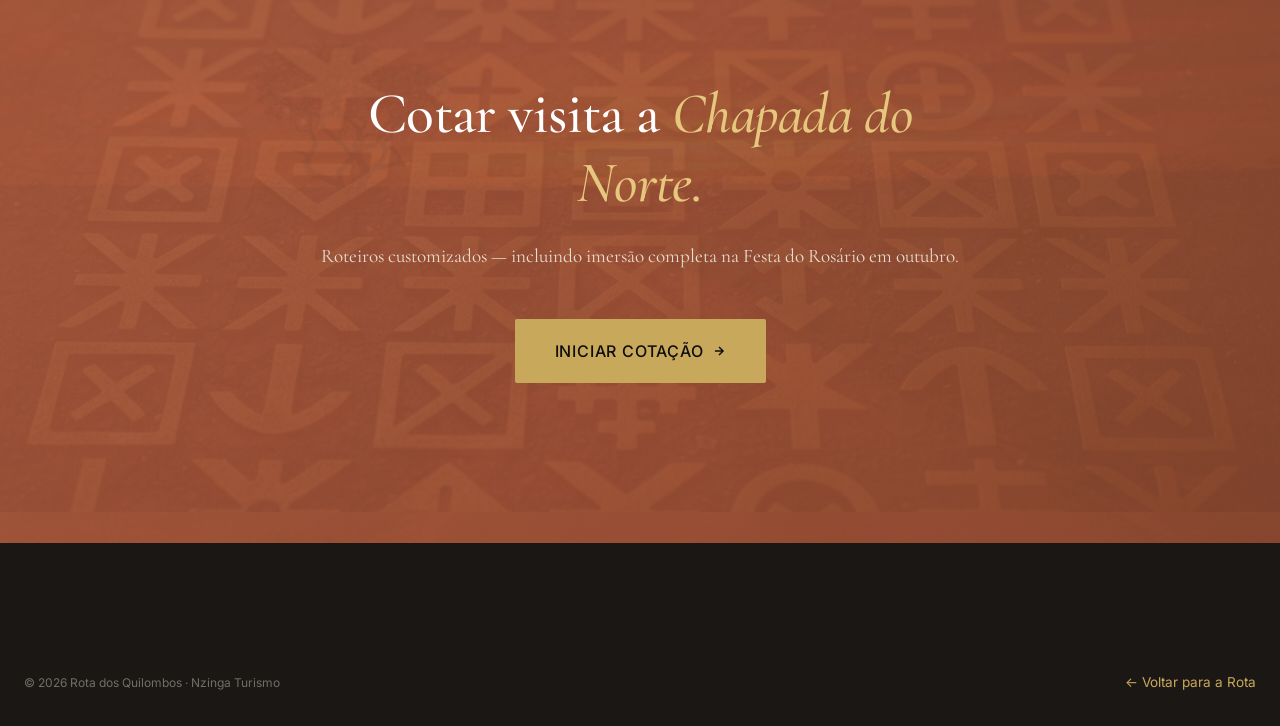
<file: comunidade-chapada-do-norte.html>
<!DOCTYPE html>
<html lang="pt-BR">
<head>
  <meta charset="UTF-8" />
  <meta name="viewport" content="width=device-width, initial-scale=1, maximum-scale=1, user-scalable=no, viewport-fit=cover" />
  <title>Chapada do Norte — Festa do Rosário · Rota dos Quilombos</title>
  <meta name="description" content="Chapada do Norte: 92% da população negra, 14 comunidades quilombolas e a Festa de N. Sra. do Rosário dos Homens Pretos — Patrimônio Imaterial de MG (IEPHA, 2013)." />

  <link rel="preconnect" href="https://fonts.googleapis.com" />
  <link rel="preconnect" href="https://fonts.gstatic.com" crossorigin />
  <link href="https://fonts.googleapis.com/css2?family=Cormorant+Garamond:ital,wght@0,400;0,500;0,600;0,700;1,400;1,500;1,600&family=Inter:wght@400;500;600;700&display=swap" rel="stylesheet" />
  <link rel="stylesheet" href="assets/css/style.css" />
</head>
<body>

  <!-- HEADER -->
  <header class="header" id="header">
    <div class="container header__inner">
      <a href="index.html" class="brand">
        <span class="brand__name">Rota dos <em>Quilombos</em></span>
        <span class="brand__tagline">Médio Jequitinhonha · MG</span>
      </a>

      <nav class="nav">
        <ul class="nav__list">
          <li><a href="index.html#comunidades" class="nav__link">Comunidades</a></li>
          <li><a href="roteiros.html" class="nav__link">Roteiros</a></li>
          <li><a href="index.html#saberes" class="nav__link">Saberes</a></li>
          <li><a href="index.html#para-quem" class="nav__link">Para Empresas</a></li>
          <li><a href="index.html#contato" class="nav__link">Contato</a></li>
        </ul>
        <div class="lang">
          <span class="lang__option lang__option--active">PT</span>
          <span class="lang__divider">|</span>
          <span class="lang__option">EN</span>
        </div>
      </nav>

      <div class="header__cta">
        <button class="btn btn--gold" data-cotacao data-context="visita a Chapada do Norte" data-eyebrow="Cotação" data-title="Cotar visita a <em>Chapada do Norte</em>">Cotar Visita</button>
        <button class="menu-toggle" aria-label="Abrir menu">
          <span></span><span></span><span></span>
        </button>
      </div>
    </div>
  </header>

  <!-- PAGE HERO -->
  <section class="page-hero">
    <div class="page-hero__bg">
      <img src="assets/img/roteiro-festa-rosario.png" alt="Igreja N. Sra. do Rosário em Chapada do Norte" />
    </div>
    <div class="container page-hero__content">
      <p class="breadcrumb"><a href="index.html">Início</a> · <a href="index.html#comunidades">Comunidades</a> · Chapada do Norte</p>
      <h1 class="page-hero__title">Chapada do Norte</h1>
      <p class="page-hero__subtitle">Cidade-quilombo do Médio Jequitinhonha. Onde a festa nunca apaga.</p>
    </div>
  </section>

  <!-- HISTÓRIA -->
  <section class="section section--osso">
    <div class="container two-col">
      <div class="fade-in">
        <span class="eyebrow">O Município</span>
        <h2 class="section-title">Uma cidade <em>inteira</em><br />de origem quilombola.</h2>
        <div class="prose">
          <p>Considerada por historiadores como um grande quilombo, Chapada do Norte tem mais de <strong>92% da sua população autodeclarada negra</strong> — uma das maiores porcentagens do Sudeste brasileiro. A cidade originou-se de quilombos formados em Macuco, Bandeirinha e Bandeira Grande após a decadência das lavras (1743).</p>
          <p>Hoje a Fundação Cultural Palmares reconhece <strong>14 comunidades quilombolas</strong> certificadas no município, das quais quatro participam ativamente da Rota: Gravatá-Quebra Bateia, Faceira, Córrego do Rocha e Moça Santa.</p>
          <p>O patrimônio histórico mais visível são as <strong>quatro igrejas dos séculos XVIII e XIX</strong>: Nossa Senhora do Rosário dos Pretos, Matriz de Santa Cruz, e as capelas de Nossa Senhora da Saúde e Bom Jesus da Lapa.</p>
        </div>
      </div>
      <div class="manifesto__image fade-in">
        <img src="assets/img/comunidade-caititu-do-meio.png" alt="Igreja em Chapada do Norte" loading="lazy" />
        <div class="manifesto__image-caption">Igreja N. Sra. do Rosário dos Pretos · Chapada do Norte</div>
      </div>
    </div>
  </section>

  <!-- FESTA DO ROSÁRIO — DESTAQUE PATRIMÔNIO -->
  <section class="festa">
    <div class="container festa__inner fade-in">
      <span class="festa__seal">Patrimônio Imaterial de Minas Gerais · IEPHA 2013</span>
      <h2 class="festa__title">
        A Festa de <em>Nossa Senhora<br />do Rosário</em><br />dos Homens Pretos.
      </h2>
      <p class="festa__text">
        Acontece desde <strong>1822</strong> — duzentos anos de Compromisso registrado. É a única celebração religiosa de Minas Gerais reconhecida como Patrimônio Cultural Imaterial pelo IEPHA. Acontece todo segundo domingo de outubro, com programação que se estende por uma semana inteira.
      </p>
    </div>
  </section>

  <!-- PROGRAMAÇÃO DA FESTA -->
  <section class="section section--escuro">
    <div class="container">
      <div class="comunidades__header fade-in" style="text-align:left; max-width: 720px;">
        <span class="eyebrow eyebrow--light">A Festa por dentro</span>
        <h2 class="comunidades__title" style="text-align:left;">Uma semana<br /><em>de festa contínua.</em></h2>
      </div>

      <ul class="feature-list" style="margin-top: var(--space-8);">
        <li>
          <span class="feature-list__num">01</span>
          <div>
            <p class="feature-list__title">Novenas</p>
            <p class="feature-list__text">Nove dias de orações cantadas que abrem a festa, sob a direção da Irmandade do Rosário.</p>
          </div>
        </li>
        <li>
          <span class="feature-list__num">02</span>
          <div>
            <p class="feature-list__title">Lavação da Igreja</p>
            <p class="feature-list__text">Mulheres da Irmandade lavam a Igreja do Rosário em ritual de preparação. Quintas-feiras antes da festa.</p>
          </div>
        </li>
        <li>
          <span class="feature-list__num">03</span>
          <div>
            <p class="feature-list__title">Quinta do Angu</p>
            <p class="feature-list__text">Refeição comunitária preparada com angu de fubá de produção própria. Convive religiosidade e gastronomia.</p>
          </div>
        </li>
        <li>
          <span class="feature-list__num">04</span>
          <div>
            <p class="feature-list__title">Buscada da Santa</p>
            <p class="feature-list__text">Cortejo a pé ou a cavalo busca a imagem na casa do Rei e leva à Matriz. Tamborzeiros à frente.</p>
          </div>
        </li>
        <li>
          <span class="feature-list__num">05</span>
          <div>
            <p class="feature-list__title">Mastro a Cavalo</p>
            <p class="feature-list__text">Procissão a cavalo com o mastro do santo, ritual de hierarquia e respeito que atravessa a cidade.</p>
          </div>
        </li>
        <li>
          <span class="feature-list__num">06</span>
          <div>
            <p class="feature-list__title">Alvorada · Missa · Reinado</p>
            <p class="feature-list__text">Domingo: alvorada com tambores ao amanhecer, missa solene da festa, e Reinado — coroação do Rei e Rainha do ano.</p>
          </div>
        </li>
        <li>
          <span class="feature-list__num">07</span>
          <div>
            <p class="feature-list__title">Cofre · Filiação de Novos Irmãos</p>
            <p class="feature-list__text">Encerramento com a entrega do cofre e a filiação dos novos integrantes da Irmandade do Rosário.</p>
          </div>
        </li>
      </ul>
    </div>
  </section>

  <!-- LIDERANÇAS -->
  <section class="section section--osso">
    <div class="container">
      <div class="comunidades__header fade-in" style="max-width: 680px;">
        <span class="eyebrow">Quem segura a Festa</span>
        <h2 class="section-title">As pessoas por trás<br /><em>de duzentos anos.</em></h2>
      </div>

      <div class="mestres-grid stagger" style="margin-top: var(--space-8);">

        <div class="mestre-card">
          <div class="mestre-card__photo">
            <div class="mestre-card__silhouette"></div>
            <span class="mestre-card__placeholder">Foto a confirmar</span>
          </div>
          <h3 class="mestre-card__name">Maurício Costa</h3>
          <p class="mestre-card__role">Procurador-Geral da Irmandade · Ex-Rei da Festa</p>
        </div>

        <div class="mestre-card">
          <div class="mestre-card__photo">
            <div class="mestre-card__silhouette"></div>
            <span class="mestre-card__placeholder">Foto a confirmar</span>
          </div>
          <h3 class="mestre-card__name">Edinaldo Soares</h3>
          <p class="mestre-card__role">Coordenador de Cultura · Irmão do Rosário</p>
        </div>

        <div class="mestre-card">
          <div class="mestre-card__photo">
            <div class="mestre-card__silhouette"></div>
            <span class="mestre-card__placeholder">Foto a confirmar</span>
          </div>
          <h3 class="mestre-card__name">Rei, Rainha e Rainha Encostada</h3>
          <p class="mestre-card__role">Escolhidos com 1 ano de antecedência · Coroados no Reinado</p>
        </div>

      </div>
    </div>
  </section>

  <!-- 4 COMUNIDADES DENTRO DE CHAPADA -->
  <section class="section section--escuro">
    <div class="container">
      <div class="comunidades__header fade-in">
        <span class="eyebrow eyebrow--light">As 4 comunidades da Rota</span>
        <h2 class="comunidades__title">Saberes <em>distintos,</em><br />um só território.</h2>
      </div>

      <div class="comunidades__grid stagger" style="grid-template-columns: repeat(4, 1fr);">

        <a href="#" class="comunidade-card">
          <div class="comunidade-card__image">
            <img src="assets/img/comunidade-gravata.png" alt="Cestaria" loading="lazy" />
          </div>
          <div class="comunidade-card__body">
            <span class="comunidade-card__location">Chapada do Norte</span>
            <h3 class="comunidade-card__name">Gravatá – Quebra Bateia</h3>
            <p class="comunidade-card__activity">Cestaria em palha de milho com Aneli Pereira.</p>
            <span class="comunidade-card__link">Conheça</span>
          </div>
        </a>

        <a href="#" class="comunidade-card">
          <div class="comunidade-card__image">
            <img src="assets/img/comunidade-faceira.png" alt="Faceira" loading="lazy" />
          </div>
          <div class="comunidade-card__body">
            <span class="comunidade-card__location">Chapada do Norte</span>
            <h3 class="comunidade-card__name">Faceira</h3>
            <p class="comunidade-card__activity">Comunidade ativa REDETUR.</p>
            <span class="comunidade-card__link">Conheça</span>
          </div>
        </a>

        <a href="#" class="comunidade-card">
          <div class="comunidade-card__image">
            <img src="assets/img/comunidade-corrego-do-rocha.png" alt="Fiação" loading="lazy" />
          </div>
          <div class="comunidade-card__body">
            <span class="comunidade-card__location">Chapada do Norte</span>
            <h3 class="comunidade-card__name">Córrego do Rocha</h3>
            <p class="comunidade-card__activity">Fiação e tecelagem na Casa da Cida.</p>
            <span class="comunidade-card__link">Conheça</span>
          </div>
        </a>

        <a href="#" class="comunidade-card">
          <div class="comunidade-card__image">
            <img src="assets/img/comunidade-moca-santa.png" alt="Cerâmica" loading="lazy" />
          </div>
          <div class="comunidade-card__body">
            <span class="comunidade-card__location">Chapada do Norte</span>
            <h3 class="comunidade-card__name">Moça Santa</h3>
            <p class="comunidade-card__activity">Cerâmica e cestaria com Dona Saninina.</p>
            <span class="comunidade-card__link">Conheça</span>
          </div>
        </a>

      </div>
    </div>
  </section>

  <!-- COMO VISITAR -->
  <section class="section section--osso">
    <div class="container">
      <div class="comunidades__header fade-in" style="text-align:left; max-width: 720px;">
        <span class="eyebrow">Como visitar</span>
        <h2 class="section-title">Logística do <em>caminho.</em></h2>
      </div>

      <div class="para-quem__grid stagger" style="margin-top: var(--space-8);">

        <article class="publico-card">
          <h3 class="publico-card__title">Como chegar</h3>
          <p class="publico-card__text">
            <strong>522 km de Belo Horizonte.</strong> Acesso por Diamantina via ônibus Pássaro Verde, ou rota terrestre combinada pela operadora.
          </p>
        </article>

        <article class="publico-card">
          <h3 class="publico-card__title">Hospedagem</h3>
          <p class="publico-card__text">
            Pousadas e hotéis na cidade-sede. Reserve com antecedência <strong>especialmente em outubro</strong> (Festa do Rosário) — a cidade lota.
          </p>
        </article>

        <article class="publico-card">
          <h3 class="publico-card__title">Quando ir</h3>
          <p class="publico-card__text">
            <strong>Outubro</strong> para a Festa do Rosário (alta temporada). Resto do ano, paisagem do cerrado em transição com caatinga, comunidades disponíveis com agendamento prévio.
          </p>
        </article>

      </div>
    </div>
  </section>

  <!-- CTA -->
  <section class="cta-final" id="cotacao">
    <div class="container cta-final__inner fade-in">
      <h2 class="cta-final__title">Cotar visita a <em>Chapada do Norte.</em></h2>
      <p class="cta-final__subtitle">
        Roteiros customizados — incluindo imersão completa na Festa do Rosário em outubro.
      </p>
      <button class="btn btn--gold btn--large btn--icon" data-cotacao
        data-context="visita a Chapada do Norte"
        data-eyebrow="Iniciar Cotação"
        data-title="Cotar visita a <em>Chapada do Norte</em>"
        data-subtitle="Roteiro padrão (1 dia) ou imersão na Festa do Rosário (3 dias em outubro). Conte como você quer viver.">
        Iniciar Cotação
      </button>
    </div>
  </section>

  <!-- FOOTER -->
  <footer class="footer">
    <div class="container">
      <div class="footer__bottom" style="padding-top:0; border-top:none;">
        <span>© 2026 Rota dos Quilombos · Nzinga Turismo</span>
        <a href="index.html" style="color: var(--dourado-fosco); font-size: 0.85rem;">← Voltar para a Rota</a>
      </div>
    </div>
  </footer>

  <script src="assets/js/main.js"></script>
</body>
</html>
</file>
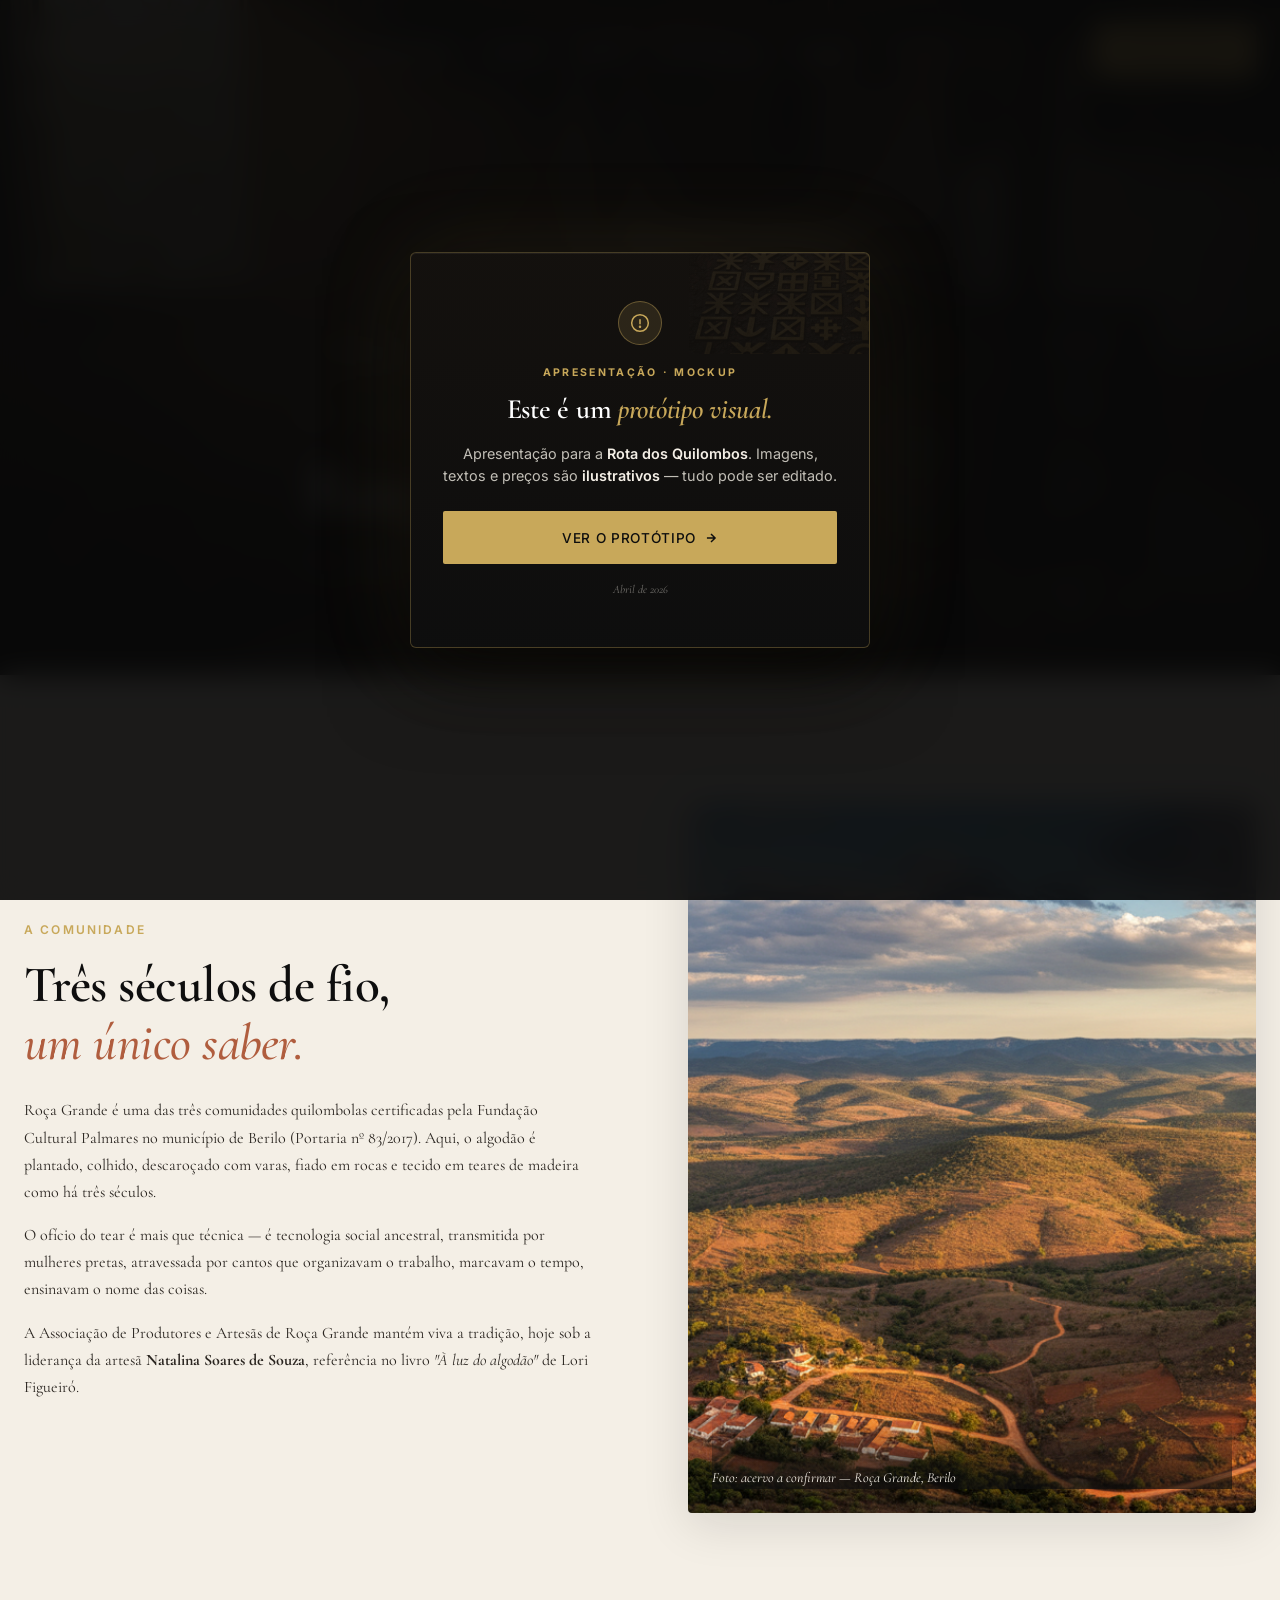
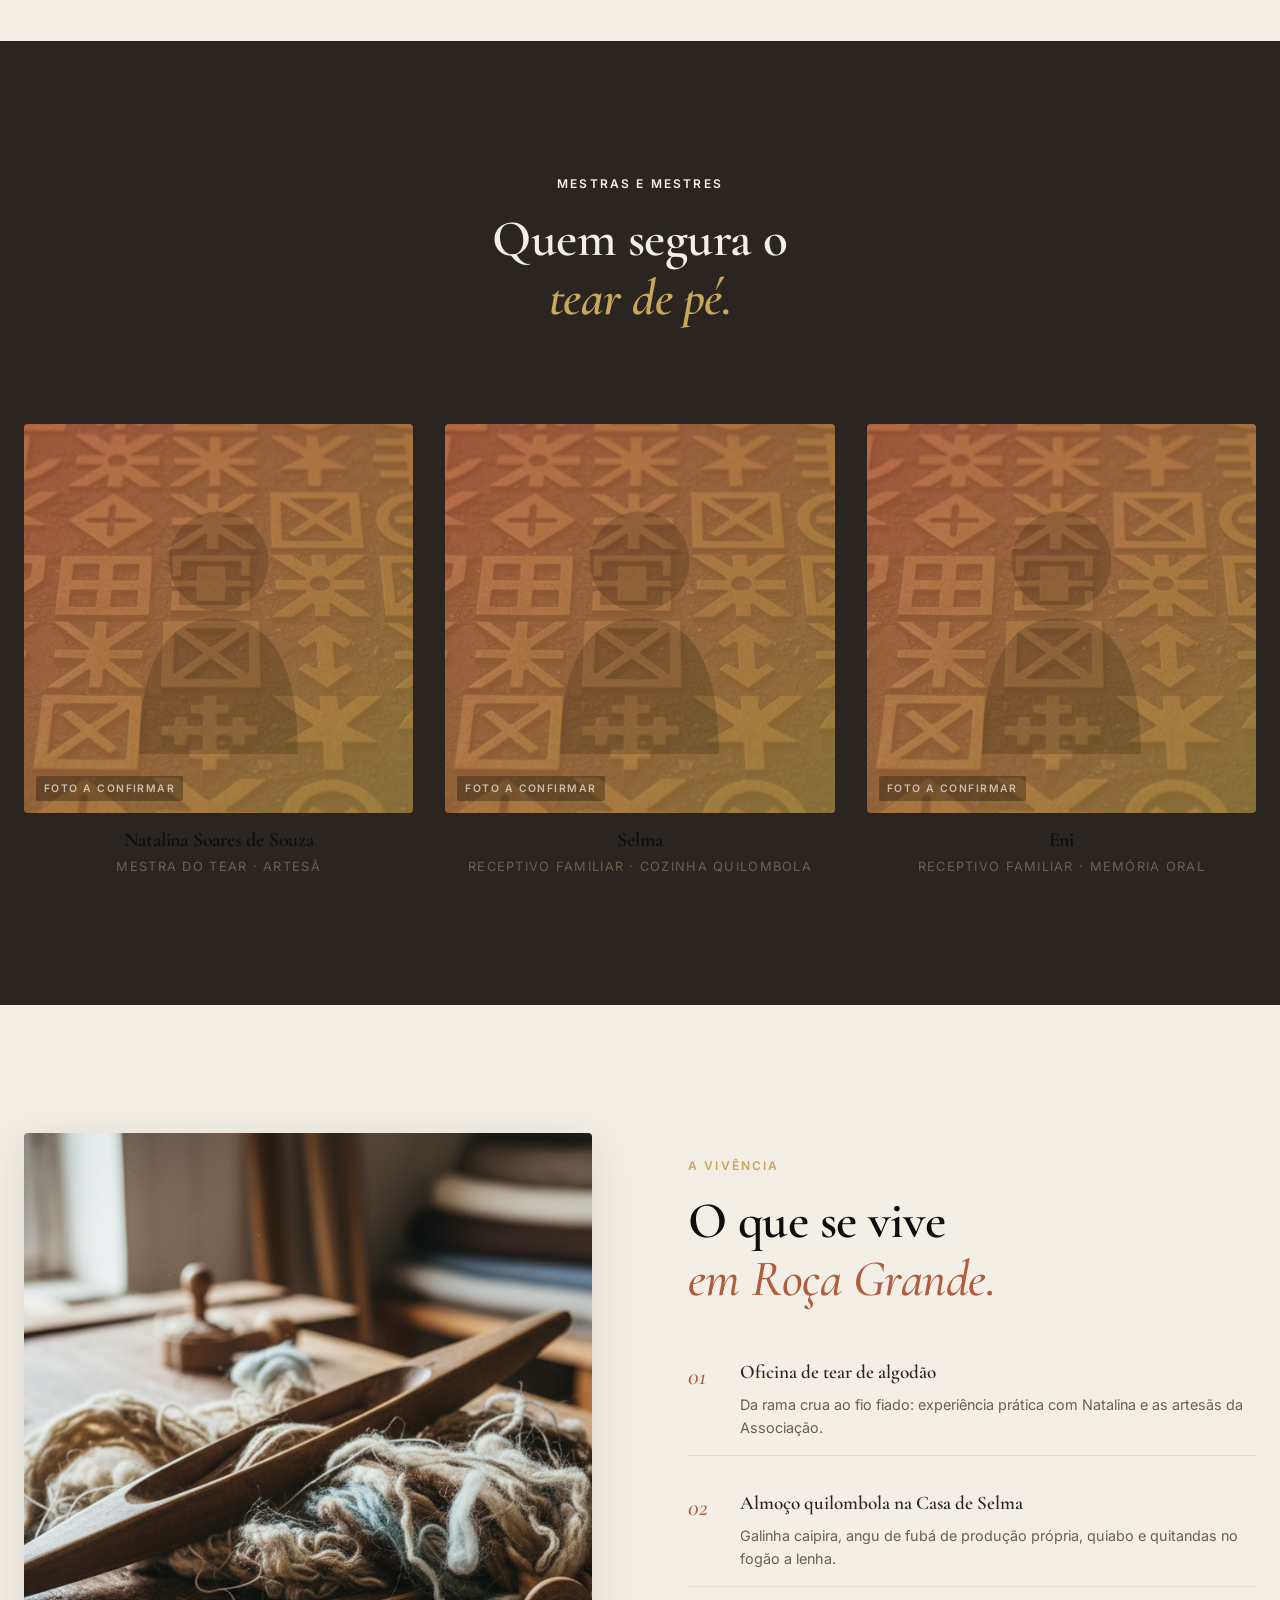
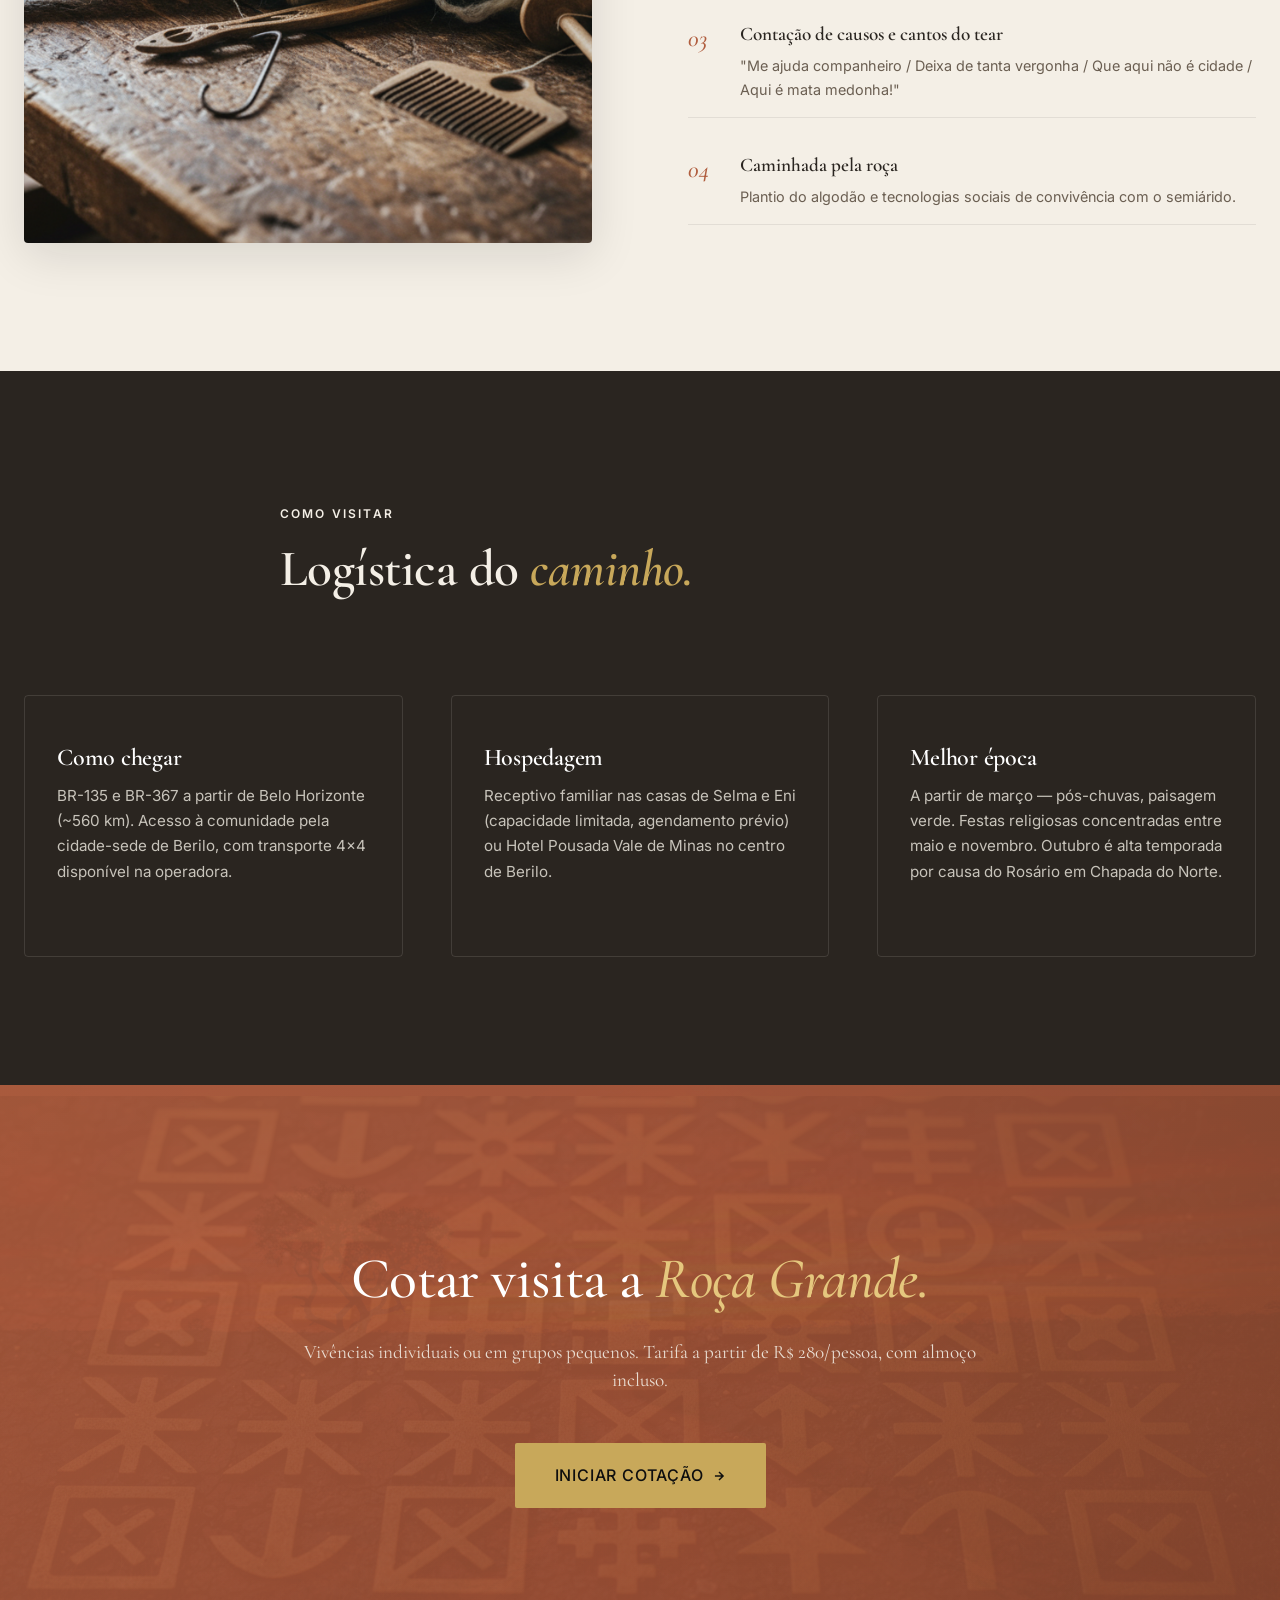
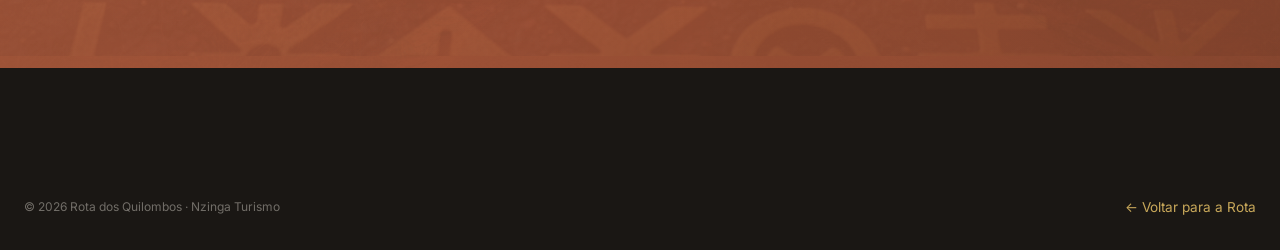
<file: comunidade-roca-grande.html>
<!DOCTYPE html>
<html lang="pt-BR">
<head>
  <meta charset="UTF-8" />
  <meta name="viewport" content="width=device-width, initial-scale=1, maximum-scale=1, user-scalable=no, viewport-fit=cover" />
  <title>Roça Grande — Berilo · Rota dos Quilombos</title>
  <meta name="description" content="Comunidade quilombola de Roça Grande, Berilo, Vale do Jequitinhonha. Tear de algodão, mestra Natalina Soares, certificação Palmares 2017." />

  <link rel="preconnect" href="https://fonts.googleapis.com" />
  <link rel="preconnect" href="https://fonts.gstatic.com" crossorigin />
  <link href="https://fonts.googleapis.com/css2?family=Cormorant+Garamond:ital,wght@0,400;0,500;0,600;0,700;1,400;1,500;1,600&family=Inter:wght@400;500;600;700&display=swap" rel="stylesheet" />
  <link rel="stylesheet" href="assets/css/style.css" />
</head>
<body>

  <!-- HEADER -->
  <header class="header" id="header">
    <div class="container header__inner">
      <a href="index.html" class="brand">
        <span class="brand__name">Rota dos <em>Quilombos</em></span>
        <span class="brand__tagline">Médio Jequitinhonha · MG</span>
      </a>

      <nav class="nav">
        <ul class="nav__list">
          <li><a href="index.html#comunidades" class="nav__link">Comunidades</a></li>
          <li><a href="roteiros.html" class="nav__link">Roteiros</a></li>
          <li><a href="index.html#saberes" class="nav__link">Saberes</a></li>
          <li><a href="index.html#para-quem" class="nav__link">Para Empresas</a></li>
          <li><a href="index.html#contato" class="nav__link">Contato</a></li>
        </ul>
        <div class="lang">
          <span class="lang__option lang__option--active">PT</span>
          <span class="lang__divider">|</span>
          <span class="lang__option">EN</span>
        </div>
      </nav>

      <div class="header__cta">
        <a href="#cotacao" class="btn btn--gold">Cotar Visita</a>
        <button class="menu-toggle" aria-label="Abrir menu">
          <span></span><span></span><span></span>
        </button>
      </div>
    </div>
  </header>

  <!-- PAGE HERO -->
  <section class="page-hero">
    <div class="page-hero__bg">
      <img src="assets/img/comunidade-roca-grande.png" alt="Tear de algodão de Roça Grande" />
    </div>
    <div class="container page-hero__content">
      <p class="breadcrumb"><a href="index.html">Início</a> · <a href="index.html#comunidades">Comunidades</a> · Berilo</p>
      <h1 class="page-hero__title">Roça Grande</h1>
      <p class="page-hero__subtitle">Onde o algodão ainda canta no tear.</p>
    </div>
  </section>

  <!-- HISTÓRIA -->
  <section class="section section--osso">
    <div class="container two-col">
      <div class="fade-in">
        <span class="eyebrow">A Comunidade</span>
        <h2 class="section-title">Três séculos de fio,<br /><em>um único saber.</em></h2>
        <div class="prose">
          <p>Roça Grande é uma das três comunidades quilombolas certificadas pela Fundação Cultural Palmares no município de Berilo (Portaria nº 83/2017). Aqui, o algodão é plantado, colhido, descaroçado com varas, fiado em rocas e tecido em teares de madeira como há três séculos.</p>
          <p>O ofício do tear é mais que técnica — é tecnologia social ancestral, transmitida por mulheres pretas, atravessada por cantos que organizavam o trabalho, marcavam o tempo, ensinavam o nome das coisas.</p>
          <p>A Associação de Produtores e Artesãs de Roça Grande mantém viva a tradição, hoje sob a liderança da artesã <strong>Natalina Soares de Souza</strong>, referência no livro <em>"À luz do algodão"</em> de Lori Figueiró.</p>
        </div>
      </div>
      <div class="manifesto__image fade-in">
        <img src="assets/img/apoio-vista-jequitinhonha.png" alt="Vista de Roça Grande no Vale do Jequitinhonha" loading="lazy" />
        <div class="manifesto__image-caption">Foto: acervo a confirmar — Roça Grande, Berilo</div>
      </div>
    </div>
  </section>

  <!-- MESTRES -->
  <section class="section section--escuro">
    <div class="container">
      <div class="comunidades__header fade-in">
        <span class="eyebrow eyebrow--light">Mestras e Mestres</span>
        <h2 class="comunidades__title">Quem segura o<br /><em>tear de pé.</em></h2>
      </div>

      <div class="mestres-grid stagger">

        <div class="mestre-card">
          <div class="mestre-card__photo">
            <div class="mestre-card__silhouette"></div>
            <span class="mestre-card__placeholder">Foto a confirmar</span>
          </div>
          <h3 class="mestre-card__name">Natalina Soares de Souza</h3>
          <p class="mestre-card__role">Mestra do tear · Artesã</p>
        </div>

        <div class="mestre-card">
          <div class="mestre-card__photo">
            <div class="mestre-card__silhouette"></div>
            <span class="mestre-card__placeholder">Foto a confirmar</span>
          </div>
          <h3 class="mestre-card__name">Selma</h3>
          <p class="mestre-card__role">Receptivo familiar · Cozinha quilombola</p>
        </div>

        <div class="mestre-card">
          <div class="mestre-card__photo">
            <div class="mestre-card__silhouette"></div>
            <span class="mestre-card__placeholder">Foto a confirmar</span>
          </div>
          <h3 class="mestre-card__name">Eni</h3>
          <p class="mestre-card__role">Receptivo familiar · Memória oral</p>
        </div>

      </div>
    </div>
  </section>

  <!-- EXPERIÊNCIAS -->
  <section class="section section--osso">
    <div class="container two-col">
      <div class="manifesto__image fade-in">
        <img src="assets/img/apoio-detalhe-oficio.png" alt="Detalhe de tecelagem" loading="lazy" />
      </div>
      <div class="fade-in">
        <span class="eyebrow">A Vivência</span>
        <h2 class="section-title">O que se vive<br /><em>em Roça Grande.</em></h2>
        <ul class="feature-list">
          <li>
            <span class="feature-list__num">01</span>
            <div>
              <p class="feature-list__title">Oficina de tear de algodão</p>
              <p class="feature-list__text">Da rama crua ao fio fiado: experiência prática com Natalina e as artesãs da Associação.</p>
            </div>
          </li>
          <li>
            <span class="feature-list__num">02</span>
            <div>
              <p class="feature-list__title">Almoço quilombola na Casa de Selma</p>
              <p class="feature-list__text">Galinha caipira, angu de fubá de produção própria, quiabo e quitandas no fogão a lenha.</p>
            </div>
          </li>
          <li>
            <span class="feature-list__num">03</span>
            <div>
              <p class="feature-list__title">Contação de causos e cantos do tear</p>
              <p class="feature-list__text">"Me ajuda companheiro / Deixa de tanta vergonha / Que aqui não é cidade / Aqui é mata medonha!"</p>
            </div>
          </li>
          <li>
            <span class="feature-list__num">04</span>
            <div>
              <p class="feature-list__title">Caminhada pela roça</p>
              <p class="feature-list__text">Plantio do algodão e tecnologias sociais de convivência com o semiárido.</p>
            </div>
          </li>
        </ul>
      </div>
    </div>
  </section>

  <!-- COMO VISITAR -->
  <section class="section section--escuro">
    <div class="container">
      <div class="comunidades__header fade-in" style="text-align:left; max-width: 720px;">
        <span class="eyebrow eyebrow--light">Como visitar</span>
        <h2 class="comunidades__title" style="text-align:left;">Logística do <em>caminho.</em></h2>
      </div>

      <div class="para-quem__grid stagger" style="margin-top: var(--space-8);">

        <article class="publico-card">
          <h3 class="publico-card__title">Como chegar</h3>
          <p class="publico-card__text">
            BR-135 e BR-367 a partir de Belo Horizonte (~560 km). Acesso à comunidade pela cidade-sede de Berilo, com transporte 4x4 disponível na operadora.
          </p>
        </article>

        <article class="publico-card">
          <h3 class="publico-card__title">Hospedagem</h3>
          <p class="publico-card__text">
            Receptivo familiar nas casas de Selma e Eni (capacidade limitada, agendamento prévio) ou Hotel Pousada Vale de Minas no centro de Berilo.
          </p>
        </article>

        <article class="publico-card">
          <h3 class="publico-card__title">Melhor época</h3>
          <p class="publico-card__text">
            A partir de março — pós-chuvas, paisagem verde. Festas religiosas concentradas entre maio e novembro. Outubro é alta temporada por causa do Rosário em Chapada do Norte.
          </p>
        </article>

      </div>
    </div>
  </section>

  <!-- CTA -->
  <section class="cta-final" id="cotacao">
    <div class="container cta-final__inner fade-in">
      <h2 class="cta-final__title">Cotar visita a <em>Roça Grande.</em></h2>
      <p class="cta-final__subtitle">
        Vivências individuais ou em grupos pequenos. Tarifa a partir de R$ 280/pessoa, com almoço incluso.
      </p>
      <a href="https://wa.me/5531000000000" class="btn btn--gold btn--large btn--icon">Iniciar Cotação</a>
    </div>
  </section>

  <!-- FOOTER -->
  <footer class="footer">
    <div class="container">
      <div class="footer__bottom" style="padding-top:0; border-top:none;">
        <span>© 2026 Rota dos Quilombos · Nzinga Turismo</span>
        <a href="index.html" style="color: var(--dourado-fosco); font-size: 0.85rem;">← Voltar para a Rota</a>
      </div>
    </div>
  </footer>

  <script src="assets/js/main.js"></script>
</body>
</html>
</file>
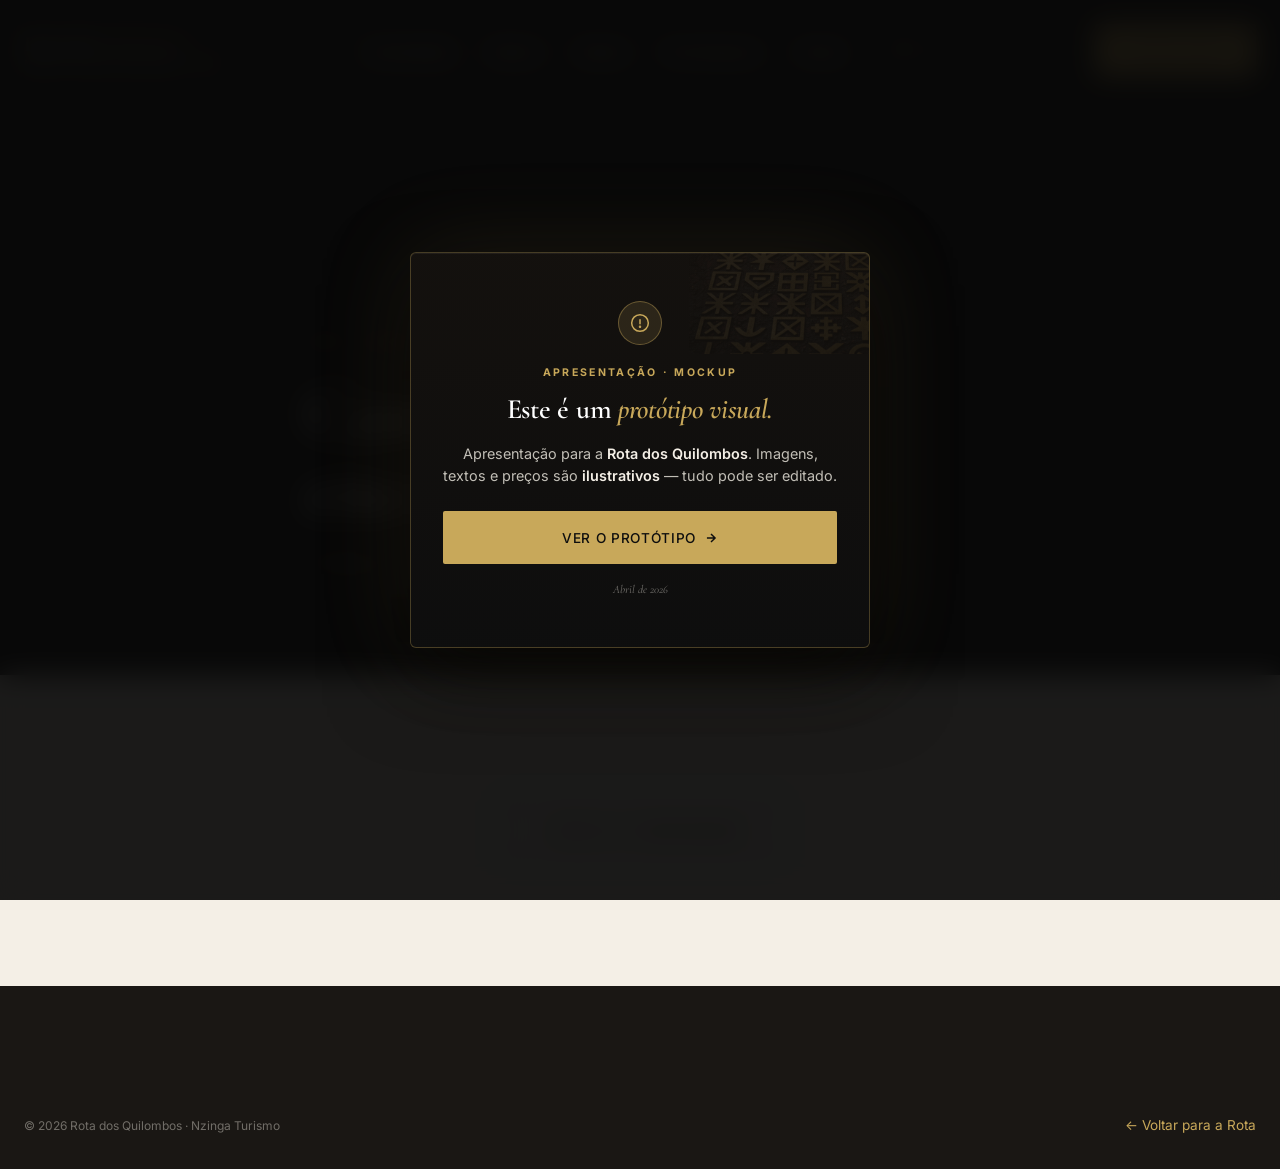
<file: comunidade.html>
<!DOCTYPE html>
<html lang="pt-BR">
<head>
  <meta charset="UTF-8" />
  <meta name="viewport" content="width=device-width, initial-scale=1, maximum-scale=1, user-scalable=no, viewport-fit=cover" />
  <title id="pageTitle">Comunidade · Rota dos Quilombos</title>
  <meta name="description" content="Comunidade quilombola da Rota dos Quilombos do Médio Jequitinhonha." id="pageDesc" />

  <link rel="preconnect" href="https://fonts.googleapis.com" />
  <link rel="preconnect" href="https://fonts.gstatic.com" crossorigin />
  <link href="https://fonts.googleapis.com/css2?family=Cormorant+Garamond:ital,wght@0,400;0,500;0,600;0,700;1,400;1,500;1,600&family=Inter:wght@400;500;600;700&display=swap" rel="stylesheet" />
  <link rel="stylesheet" href="assets/css/style.css" />
</head>
<body>

  <!-- HEADER -->
  <header class="header" id="header">
    <div class="container header__inner">
      <a href="index.html" class="brand">
        <span class="brand__name">Rota dos <em>Quilombos</em></span>
        <span class="brand__tagline">Médio Jequitinhonha · MG</span>
      </a>

      <nav class="nav">
        <ul class="nav__list">
          <li><a href="index.html#comunidades" class="nav__link">Comunidades</a></li>
          <li><a href="roteiros.html" class="nav__link">Roteiros</a></li>
          <li><a href="index.html#saberes" class="nav__link">Saberes</a></li>
          <li><a href="index.html#para-quem" class="nav__link">Para Empresas</a></li>
          <li><a href="index.html#contato" class="nav__link">Contato</a></li>
        </ul>
        <div class="lang">
          <span class="lang__option lang__option--active">PT</span>
          <span class="lang__divider">|</span>
          <span class="lang__option">EN</span>
        </div>
      </nav>

      <div class="header__cta">
        <button class="btn btn--gold" id="headerCotar" data-cotacao data-context="visita à Rota">Cotar Visita</button>
        <button class="menu-toggle" aria-label="Abrir menu">
          <span></span><span></span><span></span>
        </button>
      </div>
    </div>
  </header>

  <main id="comunidadeRoot">
    <!-- Renderizado via JS abaixo -->
  </main>

  <footer class="footer">
    <div class="container">
      <div class="footer__bottom" style="padding-top:0; border-top:none;">
        <span>© 2026 Rota dos Quilombos · Nzinga Turismo</span>
        <a href="index.html" style="color: var(--dourado-fosco); font-size: 0.85rem;">← Voltar para a Rota</a>
      </div>
    </div>
  </footer>

  <script src="data/comunidades.js"></script>
  <script>
    (function () {
      const root = document.getElementById('comunidadeRoot');
      const params = new URLSearchParams(window.location.search);
      const slug = params.get('slug');
      const c = window.COMUNIDADES && window.COMUNIDADES[slug];

      if (!c) {
        root.innerHTML = `
          <section class="page-hero">
            <div class="page-hero__bg" style="background:linear-gradient(135deg,#1A1612,#0E0E0E);"></div>
            <div class="container page-hero__content">
              <p class="breadcrumb"><a href="index.html">Início</a> · Comunidade não encontrada</p>
              <h1 class="page-hero__title">Comunidade não encontrada</h1>
              <p class="page-hero__subtitle">O endereço não corresponde a nenhuma das doze comunidades da Rota.</p>
            </div>
          </section>
          <section class="section section--osso">
            <div class="container" style="text-align:center;">
              <a href="index.html#comunidades" class="btn btn--outline">← Ver as 12 comunidades</a>
            </div>
          </section>
        `;
        return;
      }

      // Atualiza title e meta
      document.getElementById('pageTitle').textContent = `${c.nome} · Rota dos Quilombos`;
      document.getElementById('pageDesc').setAttribute('content', `${c.nome}, comunidade quilombola em ${c.municipio}. ${c.saber}.`);

      // Renderiza
      const expHTML = (c.experiencias || []).map((e, i) => `
        <li>
          <span class="feature-list__num">${String(i + 1).padStart(2, '0')}</span>
          <div>
            <p class="feature-list__title">${e.titulo}</p>
            <p class="feature-list__text">${e.descricao}</p>
          </div>
        </li>
      `).join('');

      const produtosHTML = (c.produtos && c.produtos.length) ? `
        <section class="section section--osso produtos-comunidade-section">
          <div class="container">
            <div class="comunidades__header fade-in" style="max-width: 720px;">
              <span class="eyebrow">Produtos da comunidade</span>
              <h2 class="section-title">Saberes que se levam<br /><em>pra casa.</em></h2>
              <p class="section-subtitle">Cada peça é feita à mão por artesãs e artesãos de ${c.nome}. Solicite cotação para verificar disponibilidade, prazos e formas de envio.</p>
            </div>

            <div class="produtos-comunidade-grid stagger">
              ${c.produtos.map((p) => `
                <article class="produto-comunidade">
                  <div class="produto-comunidade__image">
                    <img src="${p.img}" alt="${p.nome}" loading="lazy" />
                  </div>
                  <div class="produto-comunidade__body">
                    <h3 class="produto-comunidade__name">${p.nome}</h3>
                    <p class="produto-comunidade__desc">${p.descricao}</p>
                    <div class="produto-comunidade__processo">
                      <span class="produto-comunidade__processo-label">Como é feito</span>
                      <p>${p.comoEFeito}</p>
                    </div>
                    <div class="produto-comunidade__footer">
                      <span class="produto-comunidade__preco">${p.preco}</span>
                      <button class="btn btn--gold" data-cotacao
                        data-context="produto"
                        data-item="${p.nome} — ${c.nome}"
                        data-eyebrow="Cotar Produto"
                        data-title="${p.nome}"
                        data-subtitle="Produzido em ${c.nome} (${c.municipio}). Feito sob encomenda — solicite cotação para prazos.">Cotar via WhatsApp</button>
                    </div>
                  </div>
                </article>
              `).join('')}
            </div>
          </div>
        </section>
      ` : '';

      const cantoHTML = c.canto ? `
        <section class="section section--escuro">
          <div class="container container--narrow" style="text-align:center;">
            <span class="eyebrow eyebrow--light">Saber tradicional</span>
            <h2 class="section-title" style="color: var(--branco-osso);">O canto que <em style="color: var(--dourado-fosco);">atravessa o tempo.</em></h2>
            <blockquote style="font-family: var(--serif); font-style: italic; font-size: clamp(1.4rem, 2.4vw, 1.9rem); line-height: 1.5; color: var(--dourado-claro); margin-top: var(--space-6); padding: var(--space-6) var(--space-8); border-left: 3px solid var(--dourado-fosco); background: rgba(176,93,62,0.1); border-radius: 0 4px 4px 0;">
              ${c.canto}
              <small style="display:block; margin-top: var(--space-4); font-style: normal; font-family: var(--sans); font-size: 0.7rem; font-weight: 600; letter-spacing: 0.18em; text-transform: uppercase; color: rgba(244,239,230,0.5);">${c.cantoLegenda || ''}</small>
            </blockquote>
          </div>
        </section>
      ` : '';

      const cv = c.comoVisitar || {};

      root.innerHTML = `
        <section class="page-hero">
          <div class="page-hero__bg">
            <img src="${c.img}" alt="${c.nome}" />
          </div>
          <div class="container page-hero__content">
            <p class="breadcrumb"><a href="index.html">Início</a> · <a href="index.html#comunidades">Comunidades</a> · ${c.municipio}</p>
            <h1 class="page-hero__title">${c.nome}</h1>
            <p class="page-hero__subtitle">${c.subtitulo || c.saber}</p>
          </div>
        </section>

        <section class="section section--osso">
          <div class="container two-col">
            <div class="fade-in">
              <span class="eyebrow">A Comunidade</span>
              <h2 class="section-title">${c.nome}</h2>
              <p style="font-family: var(--serif); font-style: italic; font-size: 1.2rem; color: var(--terracota); margin-bottom: var(--space-5);">${c.saber}</p>
              <div class="prose">
                <p>${c.historia || c.texto}</p>
                ${c.certificacao ? `<p><strong>Certificação:</strong> ${c.certificacao}</p>` : ''}
              </div>
            </div>
            <div class="manifesto__image fade-in">
              <img src="${c.img}" alt="${c.saber}" loading="lazy" />
              <div class="manifesto__image-caption">${c.tag}</div>
            </div>
          </div>
        </section>

        <section class="section section--escuro">
          <div class="container">
            <div class="comunidades__header fade-in" style="max-width: 680px;">
              <span class="eyebrow eyebrow--light">Quem segura o saber</span>
              <h2 class="comunidades__title">Mestres e <em>Mestras.</em></h2>
            </div>

            <div class="mestres-grid stagger" style="margin-top: var(--space-8);">
              <div class="mestre-card">
                <div class="mestre-card__photo">
                  <div class="mestre-card__silhouette"></div>
                  <span class="mestre-card__placeholder">Foto a confirmar</span>
                </div>
                <h3 class="mestre-card__name">${c.mestre || '—'}</h3>
                <p class="mestre-card__role">${c.mestreRole || c.saber}</p>
              </div>
              <div class="mestre-card">
                <div class="mestre-card__photo">
                  <div class="mestre-card__silhouette"></div>
                  <span class="mestre-card__placeholder">Foto a confirmar</span>
                </div>
                <h3 class="mestre-card__name">Receptivo Familiar</h3>
                <p class="mestre-card__role">${c.receptivo || 'Casas da comunidade'}</p>
              </div>
              <div class="mestre-card">
                <div class="mestre-card__photo">
                  <div class="mestre-card__silhouette"></div>
                  <span class="mestre-card__placeholder">Acervo a confirmar</span>
                </div>
                <h3 class="mestre-card__name">Comunidade ${c.nome}</h3>
                <p class="mestre-card__role">REDETUR · ${c.municipio}</p>
              </div>
            </div>
          </div>
        </section>

        ${expHTML ? `
        <section class="section section--osso">
          <div class="container two-col">
            <div class="manifesto__image fade-in">
              <img src="${c.img}" alt="${c.saber}" loading="lazy" />
            </div>
            <div class="fade-in">
              <span class="eyebrow">A Vivência</span>
              <h2 class="section-title">O que se vive<br /><em>em ${c.nome}.</em></h2>
              <ul class="feature-list">${expHTML}</ul>
            </div>
          </div>
        </section>
        ` : ''}

        ${produtosHTML}

        ${cantoHTML}

        <section class="section section--osso">
          <div class="container">
            <div class="comunidades__header fade-in" style="text-align:left; max-width: 720px;">
              <span class="eyebrow">Como visitar</span>
              <h2 class="section-title">Logística do <em>caminho.</em></h2>
            </div>

            <div class="para-quem__grid stagger" style="margin-top: var(--space-8);">
              <article class="publico-card" style="border-color: rgba(14,14,14,0.1); background: rgba(14,14,14,0.02);">
                <h3 class="publico-card__title" style="color: var(--preto-profundo);">Como chegar</h3>
                <p class="publico-card__text" style="color: var(--cinza-suave);">${cv.chegar || 'Acesso pela cidade-sede do município. Transporte combinado pela operadora Nzinga.'}</p>
              </article>
              <article class="publico-card" style="border-color: rgba(14,14,14,0.1); background: rgba(14,14,14,0.02);">
                <h3 class="publico-card__title" style="color: var(--preto-profundo);">Hospedagem</h3>
                <p class="publico-card__text" style="color: var(--cinza-suave);">${cv.hospedagem || 'Receptivo familiar na comunidade ou pousadas na cidade-sede.'}</p>
              </article>
              <article class="publico-card" style="border-color: rgba(14,14,14,0.1); background: rgba(14,14,14,0.02);">
                <h3 class="publico-card__title" style="color: var(--preto-profundo);">Melhor época</h3>
                <p class="publico-card__text" style="color: var(--cinza-suave);">${cv.melhorEpoca || 'A partir de março, paisagem verde pós-chuvas.'}</p>
              </article>
            </div>
          </div>
        </section>

        <section class="cta-final" id="cotacao">
          <div class="container cta-final__inner fade-in">
            <h2 class="cta-final__title">Cotar visita a <em>${c.nome}.</em></h2>
            <p class="cta-final__subtitle">Vivência guiada por Agente Local de Turismo. Grupos pequenos, agendamento prévio.</p>
            <button class="btn btn--gold btn--large btn--icon" data-cotacao
              data-context="visita a ${c.nome}"
              data-item="${c.nome} — ${c.municipio}"
              data-eyebrow="Cotar Visita"
              data-title="Cotar visita a <em>${c.nome}</em>"
              data-subtitle="Vivência guiada por Agente Local. Conte como você quer viver.">Iniciar Cotação</button>
          </div>
        </section>
      `;

      // Atualiza o botão do header com contexto
      const headerCTA = document.getElementById('headerCotar');
      if (headerCTA) {
        headerCTA.dataset.context = `visita a ${c.nome}`;
        headerCTA.dataset.item = `${c.nome} — ${c.municipio}`;
        headerCTA.dataset.title = `Cotar visita a <em>${c.nome}</em>`;
      }
    })();
  </script>
  <script src="assets/js/main.js"></script>
</body>
</html>
</file>
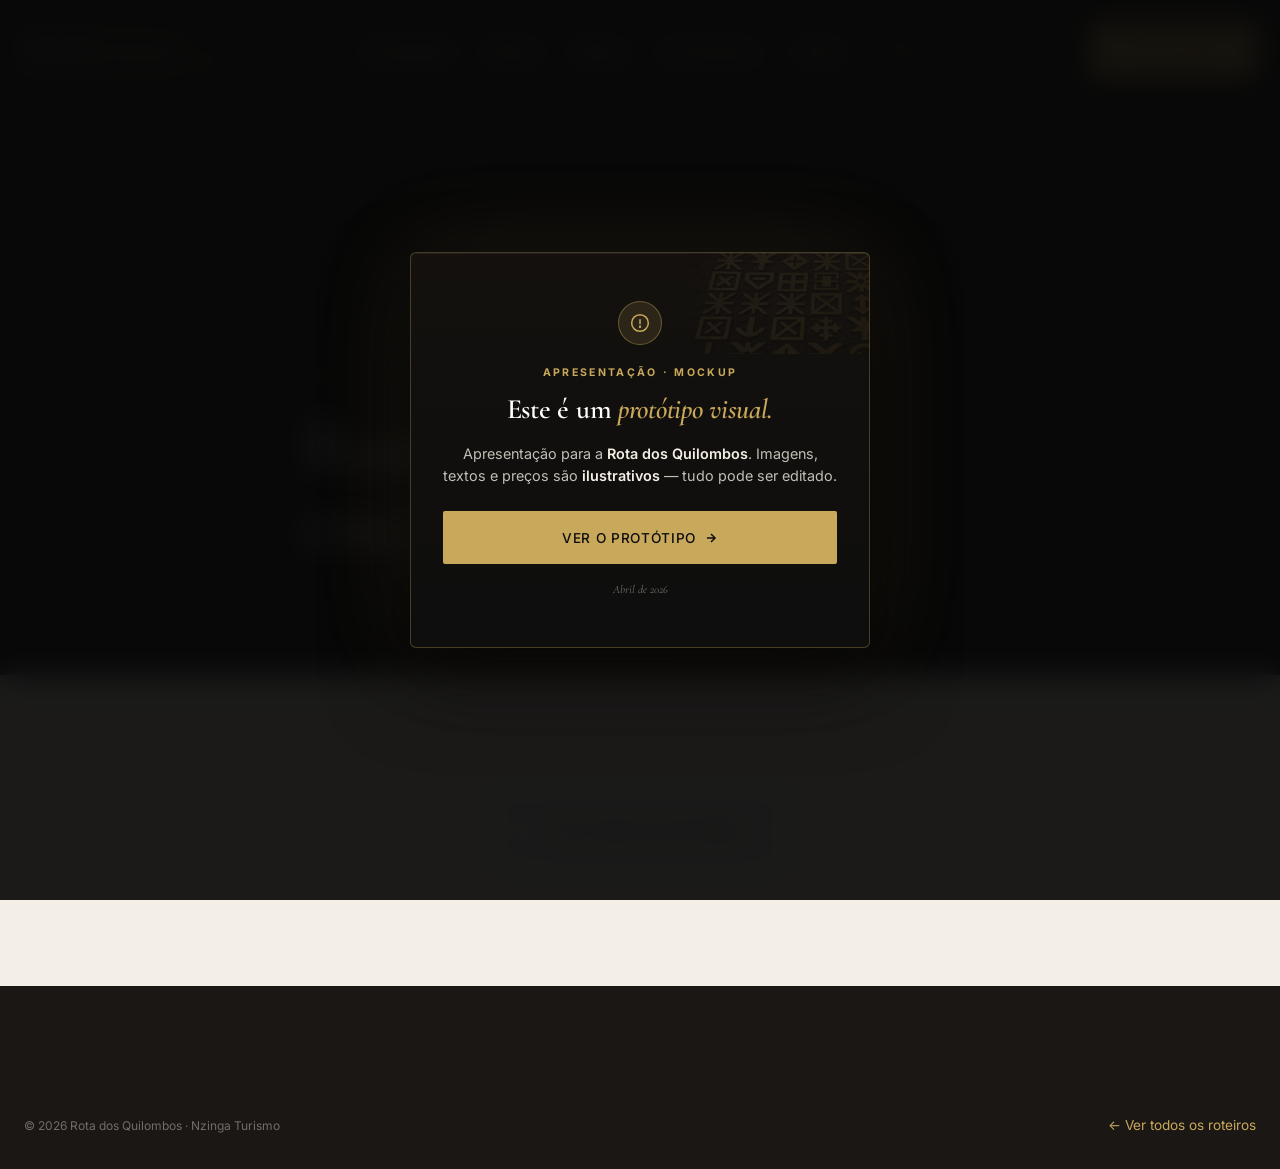
<file: roteiro.html>
<!DOCTYPE html>
<html lang="pt-BR">
<head>
  <meta charset="UTF-8" />
  <meta name="viewport" content="width=device-width, initial-scale=1, maximum-scale=1, user-scalable=no, viewport-fit=cover" />
  <title id="pageTitle">Roteiro · Rota dos Quilombos</title>
  <meta name="description" content="Roteiro de turismo quilombola no Médio Jequitinhonha." id="pageDesc" />

  <link rel="preconnect" href="https://fonts.googleapis.com" />
  <link rel="preconnect" href="https://fonts.gstatic.com" crossorigin />
  <link href="https://fonts.googleapis.com/css2?family=Cormorant+Garamond:ital,wght@0,400;0,500;0,600;0,700;1,400;1,500;1,600&family=Inter:wght@400;500;600;700&display=swap" rel="stylesheet" />
  <link rel="stylesheet" href="assets/css/style.css" />
</head>
<body>

  <!-- HEADER -->
  <header class="header" id="header">
    <div class="container header__inner">
      <a href="index.html" class="brand">
        <span class="brand__name">Rota dos <em>Quilombos</em></span>
        <span class="brand__tagline">Médio Jequitinhonha · MG</span>
      </a>
      <nav class="nav">
        <ul class="nav__list">
          <li><a href="index.html#comunidades" class="nav__link">Comunidades</a></li>
          <li><a href="roteiros.html" class="nav__link">Roteiros</a></li>
          <li><a href="index.html#saberes" class="nav__link">Saberes</a></li>
          <li><a href="index.html#para-quem" class="nav__link">Para Empresas</a></li>
          <li><a href="index.html#contato" class="nav__link">Contato</a></li>
        </ul>
        <div class="lang">
          <span class="lang__option lang__option--active">PT</span>
          <span class="lang__divider">|</span>
          <span class="lang__option">EN</span>
        </div>
      </nav>
      <div class="header__cta">
        <a href="roteiros.html" class="btn btn--gold">Ver Roteiros</a>
        <button class="menu-toggle" aria-label="Abrir menu">
          <span></span><span></span><span></span>
        </button>
      </div>
    </div>
  </header>

  <main id="roteiroRoot"></main>

  <footer class="footer">
    <div class="container">
      <div class="footer__bottom" style="padding-top:0; border-top:none;">
        <span>© 2026 Rota dos Quilombos · Nzinga Turismo</span>
        <a href="roteiros.html" style="color: var(--dourado-fosco); font-size: 0.85rem;">← Ver todos os roteiros</a>
      </div>
    </div>
  </footer>

  <script src="data/roteiros.js"></script>
  <script src="data/comunidades.js"></script>
  <script>
    (function () {
      const root = document.getElementById('roteiroRoot');
      const params = new URLSearchParams(window.location.search);
      const slug = params.get('slug');
      const ALL = window.ROTEIROS || {};
      const r = ALL[slug];

      if (!r) {
        root.innerHTML = `
          <section class="page-hero">
            <div class="page-hero__bg" style="background:linear-gradient(135deg,#1A1612,#0E0E0E);"></div>
            <div class="container page-hero__content">
              <p class="breadcrumb"><a href="index.html">Início</a> · Roteiro não encontrado</p>
              <h1 class="page-hero__title">Roteiro não encontrado</h1>
            </div>
          </section>
          <section class="section section--osso">
            <div class="container" style="text-align:center;">
              <a href="roteiros.html" class="btn btn--outline">← Ver todos os roteiros</a>
            </div>
          </section>
        `;
        return;
      }

      document.getElementById('pageTitle').textContent = `${r.nome} · Rota dos Quilombos`;
      document.getElementById('pageDesc').setAttribute('content', `${r.nome} — ${r.duracao}. ${r.subtitulo}`);

      // Quick facts band
      const facts = [
        { label: 'Duração', value: r.duracaoCurta || r.duracao },
        { label: 'Investimento', value: r.preco.replace(/A partir de\s*/, '').replace('R$ ', 'R$ '), accent: true },
        { label: 'Grupo', value: r.grupo ? r.grupo.split('(')[0].trim() : 'Até 6 pessoas' },
        { label: 'Município', value: r.municipio },
        { label: 'Nível', value: (r.nivel || 'Leve').split('·')[0].trim() }
      ];

      // Itinerário cards
      const itinerarioCards = (r.itinerario || []).map((it, i) => `
        <article class="itinerario-card">
          <div class="itinerario-card__num">
            <span class="itinerario-card__num-label">Etapa</span>
            <span class="itinerario-card__num-val">${String(i + 1).padStart(2, '0')}</span>
          </div>
          <div class="itinerario-card__body">
            <h3 class="itinerario-card__title">${it.periodo}</h3>
            <p class="itinerario-card__text">${it.atividades}</p>
          </div>
        </article>
      `).join('');

      // Ícones SVG pra inclui (mapeados por palavra-chave)
      const iconFor = (txt) => {
        const t = txt.toLowerCase();
        if (/monitor|guia|agente|local/.test(t)) return `<svg viewBox="0 0 24 24" fill="none" stroke="currentColor" stroke-width="1.6"><circle cx="12" cy="8" r="4"/><path d="M4 21c0-4 4-7 8-7s8 3 8 7"/></svg>`;
        if (/refeição|refeições|almoço|jantar|café|comida/.test(t)) return `<svg viewBox="0 0 24 24" fill="none" stroke="currentColor" stroke-width="1.6"><path d="M5 4v8a3 3 0 003 3v6M11 4l-1 8M11 4l1 8M19 4v6c0 2-1 3-2 3v8"/></svg>`;
        if (/oficina|tear|cesta|barro|tambor/.test(t)) return `<svg viewBox="0 0 24 24" fill="none" stroke="currentColor" stroke-width="1.6"><path d="M12 2v20M5 6l14 12M19 6L5 18"/></svg>`;
        if (/transfer|transporte|veículo/.test(t)) return `<svg viewBox="0 0 24 24" fill="none" stroke="currentColor" stroke-width="1.6"><rect x="3" y="8" width="18" height="10" rx="2"/><circle cx="7" cy="20" r="2"/><circle cx="17" cy="20" r="2"/><path d="M3 13h18"/></svg>`;
        if (/pernoite|hospedagem|pousada|receptivo/.test(t)) return `<svg viewBox="0 0 24 24" fill="none" stroke="currentColor" stroke-width="1.6"><path d="M3 11l9-8 9 8v9a1 1 0 01-1 1h-4v-7H8v7H4a1 1 0 01-1-1z"/></svg>`;
        if (/material|degustação/.test(t)) return `<svg viewBox="0 0 24 24" fill="none" stroke="currentColor" stroke-width="1.6"><rect x="4" y="6" width="16" height="14" rx="1"/><path d="M9 6V4a1 1 0 011-1h4a1 1 0 011 1v2"/></svg>`;
        if (/documenta|certificado|relatório/.test(t)) return `<svg viewBox="0 0 24 24" fill="none" stroke="currentColor" stroke-width="1.6"><path d="M14 2H6a2 2 0 00-2 2v16a2 2 0 002 2h12a2 2 0 002-2V8z"/><path d="M14 2v6h6M8 13h8M8 17h6"/></svg>`;
        if (/encontro|workshop|pré/.test(t)) return `<svg viewBox="0 0 24 24" fill="none" stroke="currentColor" stroke-width="1.6"><circle cx="12" cy="12" r="9"/><path d="M12 7v5l3 2"/></svg>`;
        return `<svg viewBox="0 0 24 24" fill="none" stroke="currentColor" stroke-width="1.6"><path d="M5 12l5 5 9-11"/></svg>`;
      };

      const incluiCards = (r.inclui || []).map((i) => {
        const titulo = i.split(/[\(:]/)[0].trim();
        const detalhe = i.includes('(') ? i.split('(')[1].replace(')', '').trim() : (i.includes(':') ? i.split(':')[1].trim() : '');
        return `
          <div class="inclui-tile">
            <div class="inclui-tile__icon">${iconFor(i)}</div>
            <div class="inclui-tile__body">
              <p class="inclui-tile__title">${titulo}</p>
              ${detalhe ? `<p class="inclui-tile__detail">${detalhe}</p>` : ''}
            </div>
          </div>
        `;
      }).join('');

      const naoIncluiList = (r.naoInclui || []).map((i) =>
        `<li>${i}</li>`
      ).join('');

      const comunidadesChips = (r.comunidades || []).map((c) =>
        `<span class="roteiro-chip">${c}</span>`
      ).join('');

      const destaqueHTML = r.destaque
        ? `<span class="roteiro-destaque">★ ${r.destaque}</span>`
        : '';

      // Outros roteiros (3 aleatórios diferentes do atual)
      const outrosSlugs = Object.keys(ALL).filter((s) => s !== slug);
      const outrosShuffled = outrosSlugs.sort(() => Math.random() - 0.5).slice(0, 3);
      const outrosCards = outrosShuffled.map((s) => {
        const o = ALL[s];
        return `
          <a href="roteiro.html?slug=${s}" class="outro-roteiro">
            <div class="outro-roteiro__image">
              <img src="${o.img}" alt="${o.nome}" loading="lazy" />
              <span class="outro-roteiro__duration">${o.duracaoCurta}</span>
            </div>
            <div class="outro-roteiro__body">
              <h3 class="outro-roteiro__name">${o.nome}</h3>
              <p class="outro-roteiro__sub">${o.subtitulo}</p>
              <span class="outro-roteiro__cta">Ver detalhes →</span>
            </div>
          </a>
        `;
      }).join('');

      root.innerHTML = `
        <!-- HERO DO ROTEIRO -->
        <section class="page-hero roteiro-hero">
          <div class="page-hero__bg">
            <img src="${r.img}" alt="${r.nome}" />
          </div>
          <div class="container page-hero__content">
            <p class="breadcrumb"><a href="index.html">Início</a> · <a href="roteiros.html">Roteiros</a> · ${r.duracaoCurta}</p>
            ${destaqueHTML}
            <h1 class="page-hero__title">${r.nome}</h1>
            <p class="page-hero__subtitle">${r.subtitulo}</p>
          </div>
        </section>

        <!-- QUICK FACTS BAND -->
        <section class="quick-facts">
          <div class="container">
            <div class="quick-facts__row">
              ${facts.map((f) => `
                <div class="quick-fact ${f.accent ? 'quick-fact--accent' : ''}">
                  <span class="quick-fact__label">${f.label}</span>
                  <span class="quick-fact__value">${f.value}</span>
                </div>
              `).join('')}
            </div>
          </div>
        </section>

        <!-- LAYOUT 2/3 + 1/3 sticky -->
        <section class="roteiro-body">
          <div class="container">
            <div class="roteiro-layout">

              <!-- CONTEÚDO PRINCIPAL -->
              <div class="roteiro-content">

                <!-- DESCRIÇÃO -->
                <div class="roteiro-block">
                  <span class="eyebrow">Sobre o roteiro</span>
                  <h2 class="roteiro-block__title">${r.subtitulo}</h2>
                  <p class="roteiro-block__lead">${r.descricao}</p>
                  ${comunidadesChips ? `
                    <div class="roteiro-chips" style="margin-top: var(--space-6);">
                      <span class="roteiro-chips__label">Comunidades visitadas</span>
                      <div class="roteiro-chips__list">${comunidadesChips}</div>
                    </div>
                  ` : ''}
                </div>

                <!-- ITINERÁRIO -->
                ${itinerarioCards ? `
                <div class="roteiro-block">
                  <span class="eyebrow">Itinerário</span>
                  <h2 class="roteiro-block__title">Como será cada parte da jornada.</h2>
                  <div class="itinerario-cards">${itinerarioCards}</div>
                </div>
                ` : ''}

                <!-- O QUE INCLUI -->
                <div class="roteiro-block">
                  <span class="eyebrow" style="color: var(--verde-folha);">Incluído na sua experiência</span>
                  <h2 class="roteiro-block__title">Tudo isso vem junto.</h2>
                  <div class="inclui-tiles">${incluiCards}</div>

                  ${naoIncluiList ? `
                  <div class="nao-inclui">
                    <p class="nao-inclui__label">Não está incluído:</p>
                    <ul>${naoIncluiList}</ul>
                  </div>
                  ` : ''}
                </div>

                <!-- INFO LOGÍSTICA -->
                <div class="roteiro-block">
                  <span class="eyebrow">Antes de viajar</span>
                  <h2 class="roteiro-block__title">O que saber.</h2>
                  <div class="info-grid">
                    <div class="info-card">
                      <span class="info-card__label">Tamanho do grupo</span>
                      <p class="info-card__value">${r.grupo}</p>
                    </div>
                    <div class="info-card">
                      <span class="info-card__label">Melhor época</span>
                      <p class="info-card__value">${r.melhorEpoca}</p>
                    </div>
                    <div class="info-card">
                      <span class="info-card__label">Nível</span>
                      <p class="info-card__value">${r.nivel}</p>
                    </div>
                    <div class="info-card">
                      <span class="info-card__label">Pagamento</span>
                      <p class="info-card__value">PIX, transferência ou espécie nas comunidades</p>
                    </div>
                  </div>
                </div>

              </div>

              <!-- SIDEBAR STICKY -->
              <aside class="roteiro-sidebar">
                <div class="roteiro-sidebar__inner">
                  <div class="roteiro-sidebar__image">
                    <img src="${r.img}" alt="${r.nome}" />
                    <span class="roteiro-sidebar__tag">${r.duracaoCurta}</span>
                  </div>
                  <div class="roteiro-sidebar__body">
                    <span class="roteiro-sidebar__price-label">Investimento</span>
                    <span class="roteiro-sidebar__price">${r.preco}</span>
                    <p class="roteiro-sidebar__price-note">Por pessoa · grupos privativos sob consulta</p>

                    <button class="btn btn--gold btn--icon roteiro-sidebar__cta" data-cotacao
                      data-context="roteiro"
                      data-item="${r.nome} (${r.duracao})"
                      data-eyebrow="Solicitar Cotação"
                      data-title="Cotar <em>${r.nome}</em>"
                      data-subtitle="Conte a data desejada e quantas pessoas. Respondemos em até 1 dia útil.">Solicitar Cotação</button>

                    <a href="https://wa.me/5531900000000?text=${encodeURIComponent('Olá! Tenho interesse no roteiro ' + r.nome)}" target="_blank" class="roteiro-sidebar__whats">
                      <svg viewBox="0 0 24 24" fill="currentColor" width="14" height="14"><path d="M17.6 6.3A8 8 0 006.3 17.7l-1.3 4 4-1.3a8 8 0 008.6-13.5zm-5.6 12.3a6.6 6.6 0 01-3.4-1l-2.4.7.7-2.3a6.6 6.6 0 113 5l2.1.6zm3.6-4.6c-.2-.1-1.2-.6-1.4-.7-.2-.1-.3-.1-.5.1l-.7.8c-.1.2-.2.2-.5.1a5.4 5.4 0 01-2.7-2.4c-.2-.3 0-.4.1-.6l.4-.5.2-.4v-.4c-.1-.2-.5-1.2-.7-1.6-.2-.4-.4-.4-.5-.4h-.5c-.2 0-.4.1-.6.3a2 2 0 00-.7 1.5c0 .9.7 1.8.8 1.9.1.2 1.5 2.3 3.7 3.2.5.2.9.3 1.2.4.5.2 1 .1 1.4.1.4 0 1.2-.5 1.4-1 .2-.5.2-.9.1-1z"/></svg>
                      ou pelo WhatsApp
                    </a>

                    <div class="roteiro-sidebar__divider"></div>

                    <ul class="roteiro-sidebar__meta">
                      <li><strong>Duração:</strong> ${r.duracao}</li>
                      <li><strong>Município:</strong> ${r.municipio}</li>
                      <li><strong>Comunidades:</strong> ${(r.comunidades || []).join(', ')}</li>
                    </ul>
                  </div>
                </div>
              </aside>

            </div>
          </div>
        </section>

        <!-- BARRA STICKY MOBILE -->
        <div class="mobile-cotar-bar">
          <div class="mobile-cotar-bar__price">
            <small>${r.duracaoCurta}</small>
            <strong>${r.preco}</strong>
          </div>
          <button class="btn btn--gold" data-cotacao
            data-context="roteiro"
            data-item="${r.nome} (${r.duracao})"
            data-eyebrow="Solicitar Cotação"
            data-title="Cotar <em>${r.nome}</em>"
            data-subtitle="Conte a data desejada e quantas pessoas.">Cotar</button>
        </div>

        <!-- CTA FINAL -->
        <section class="cta-final" id="cotacao">
          <div class="container cta-final__inner">
            <h2 class="cta-final__title">Pronto para viver<br /><em>${r.nome}?</em></h2>
            <p class="cta-final__subtitle">${r.preco} · ${r.duracao} · ${r.municipio}</p>
            <button class="btn btn--gold btn--large btn--icon" data-cotacao
              data-context="roteiro"
              data-item="${r.nome} (${r.duracao})"
              data-eyebrow="Solicitar Cotação"
              data-title="Cotar <em>${r.nome}</em>"
              data-subtitle="Vivência guiada por Agente Local. Conte a data desejada e quantas pessoas.">Solicitar Cotação</button>
          </div>
        </section>

        <!-- OUTROS ROTEIROS -->
        ${outrosCards ? `
        <section class="section section--osso outros-section">
          <div class="container">
            <div class="comunidades__header" style="max-width: 680px; margin-bottom: var(--space-8);">
              <span class="eyebrow">Outros caminhos</span>
              <h2 class="section-title">Conheça <em>outras vivências</em>.</h2>
            </div>
            <div class="outros-grid">${outrosCards}</div>
            <div style="text-align:center; margin-top: var(--space-8);">
              <a href="roteiros.html" class="btn btn--outline">Ver todos os 10 roteiros →</a>
            </div>
          </div>
        </section>
        ` : ''}
      `;
    })();
  </script>
  <script src="assets/js/main.js"></script>
</body>
</html>
</file>
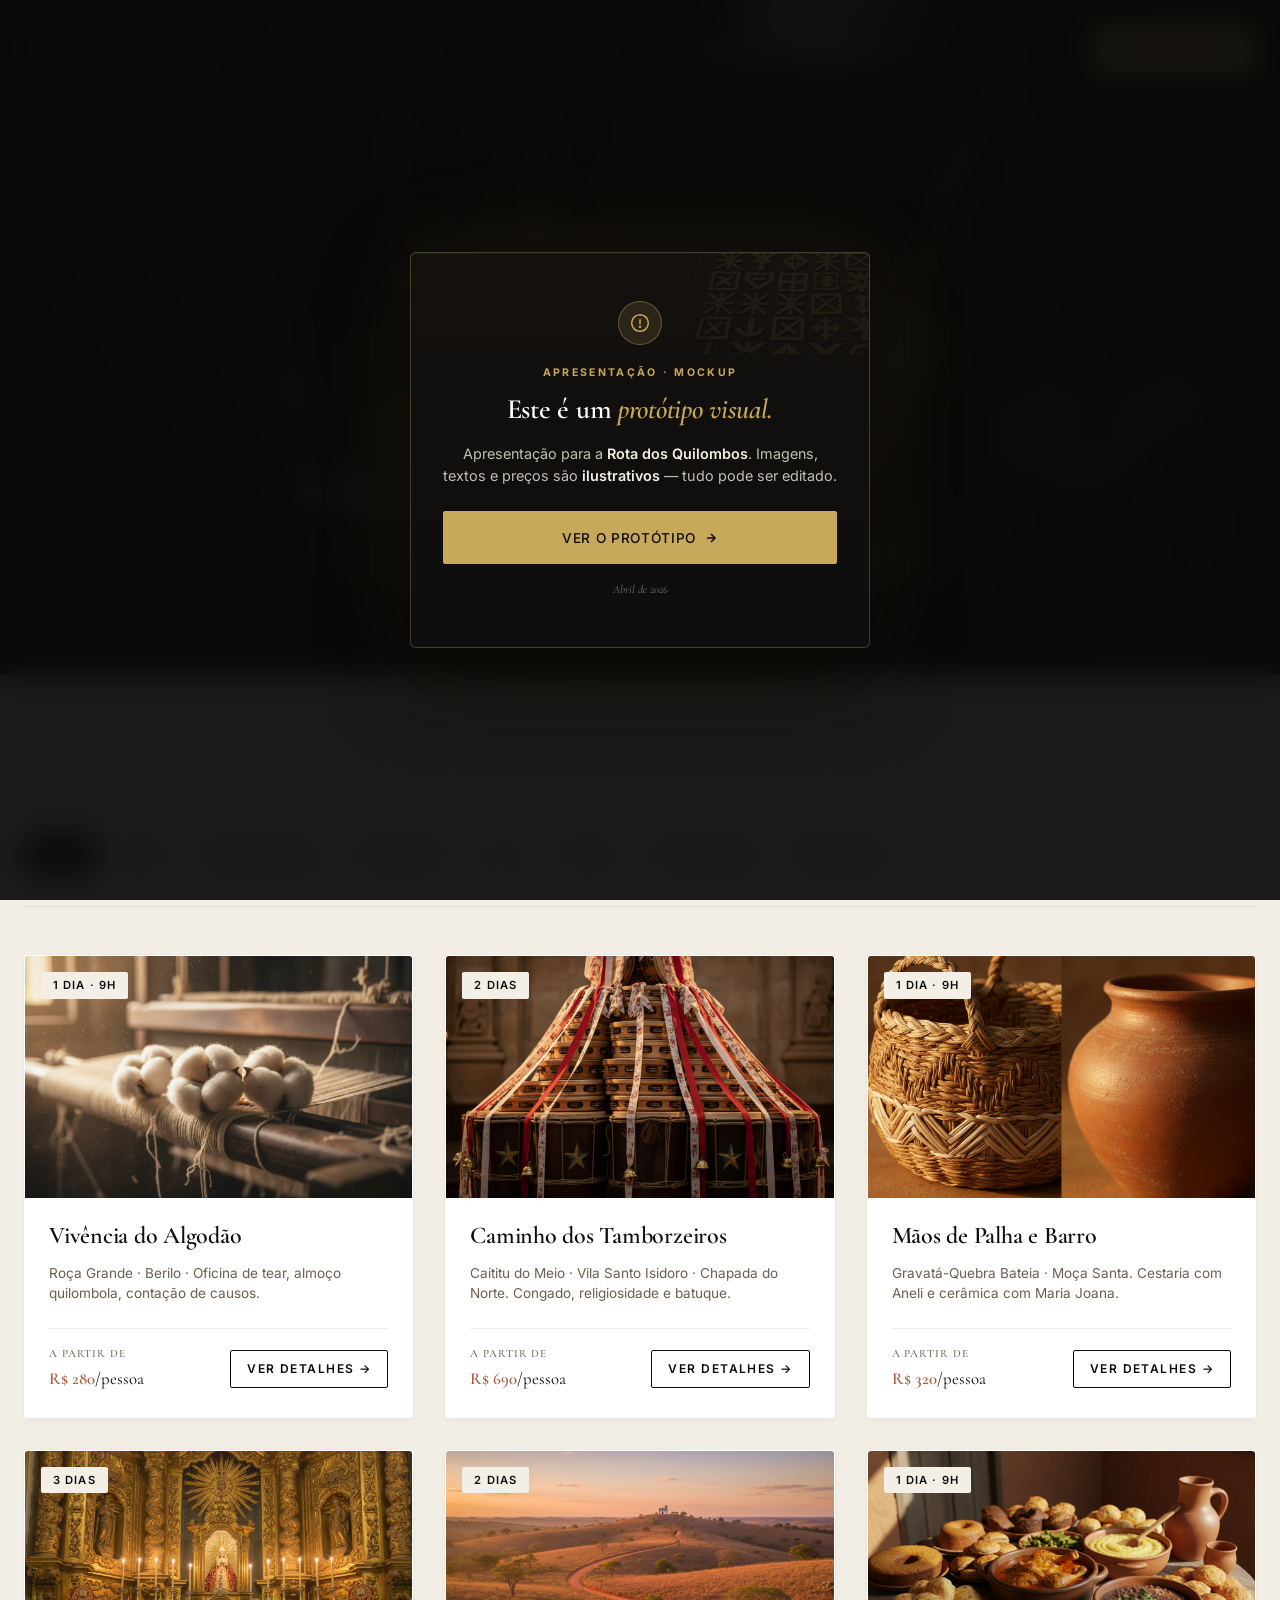
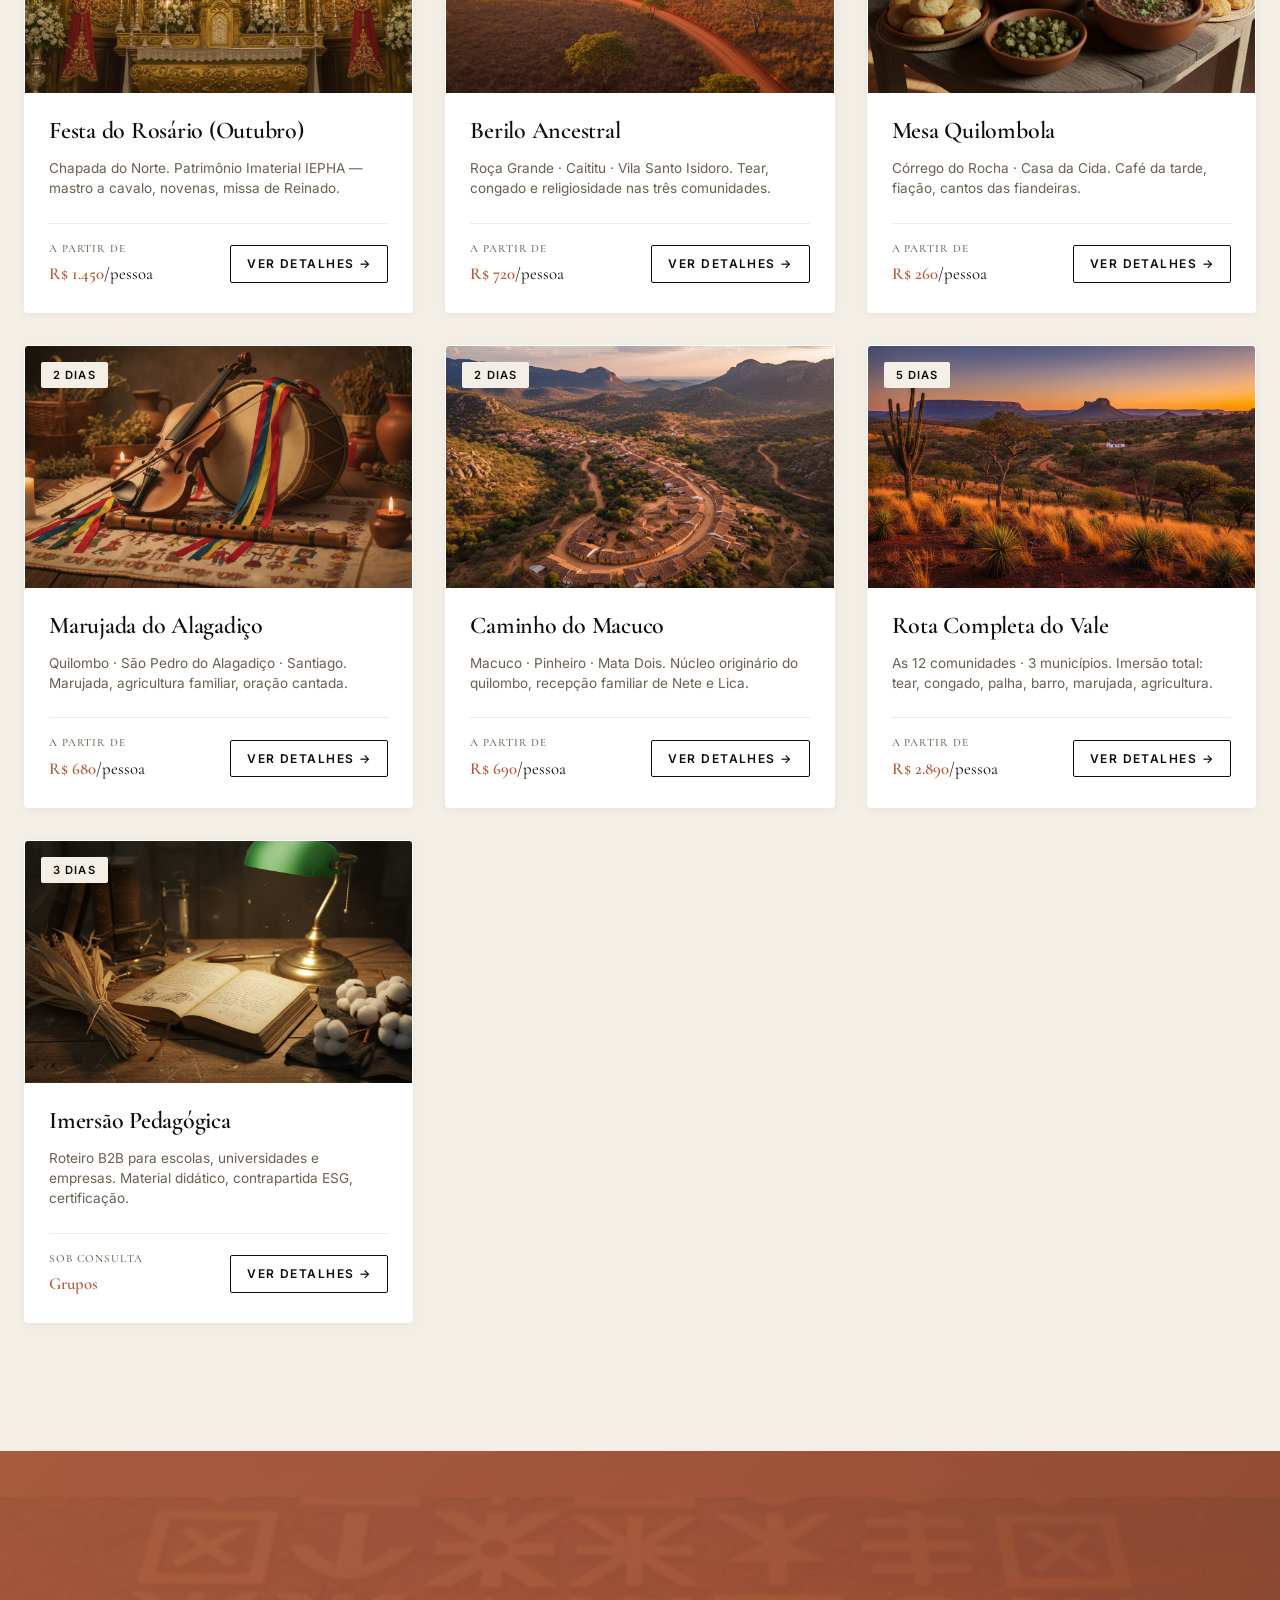
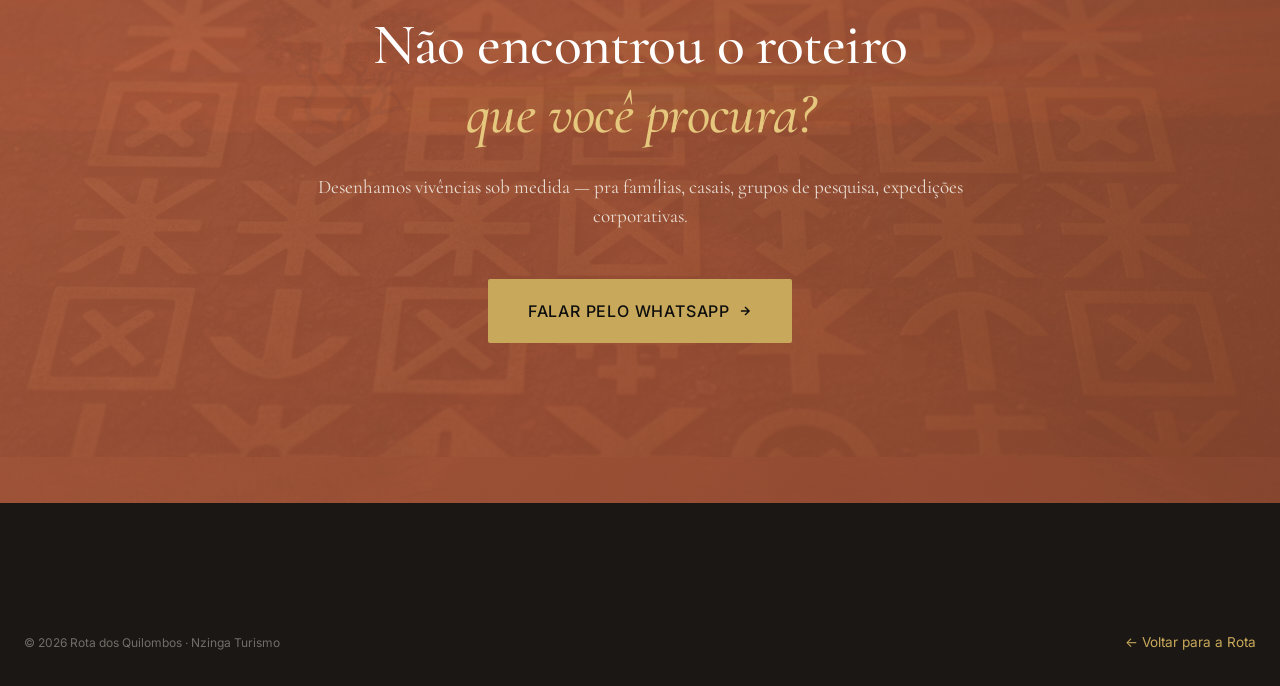
<file: roteiros.html>
<!DOCTYPE html>
<html lang="pt-BR">
<head>
  <meta charset="UTF-8" />
  <meta name="viewport" content="width=device-width, initial-scale=1, maximum-scale=1, user-scalable=no, viewport-fit=cover" />
  <title>Roteiros · Rota dos Quilombos</title>
  <meta name="description" content="Catálogo dos 10 roteiros da Rota dos Quilombos do Médio Jequitinhonha. Vivências de 1 a 5 dias por Berilo, Chapada do Norte e Minas Novas." />

  <link rel="preconnect" href="https://fonts.googleapis.com" />
  <link rel="preconnect" href="https://fonts.gstatic.com" crossorigin />
  <link href="https://fonts.googleapis.com/css2?family=Cormorant+Garamond:ital,wght@0,400;0,500;0,600;0,700;1,400;1,500;1,600&family=Inter:wght@400;500;600;700&display=swap" rel="stylesheet" />
  <link rel="stylesheet" href="assets/css/style.css" />
</head>
<body>

  <!-- HEADER -->
  <header class="header" id="header">
    <div class="container header__inner">
      <a href="index.html" class="brand">
        <span class="brand__name">Rota dos <em>Quilombos</em></span>
        <span class="brand__tagline">Médio Jequitinhonha · MG</span>
      </a>

      <nav class="nav">
        <ul class="nav__list">
          <li><a href="index.html#comunidades" class="nav__link">Comunidades</a></li>
          <li><a href="roteiros.html" class="nav__link">Roteiros</a></li>
          <li><a href="index.html#saberes" class="nav__link">Saberes</a></li>
          <li><a href="index.html#para-quem" class="nav__link">Para Empresas</a></li>
          <li><a href="index.html#contato" class="nav__link">Contato</a></li>
        </ul>
        <div class="lang">
          <span class="lang__option lang__option--active">PT</span>
          <span class="lang__divider">|</span>
          <span class="lang__option">EN</span>
        </div>
      </nav>

      <div class="header__cta">
        <a href="roteiros.html#topo" class="btn btn--gold">Ver Roteiros</a>
        <button class="menu-toggle" aria-label="Abrir menu">
          <span></span><span></span><span></span>
        </button>
      </div>
    </div>
  </header>

  <!-- PAGE HERO -->
  <section class="page-hero">
    <div class="page-hero__bg">
      <img src="assets/img/roteiro-pedagogica.png" alt="Estrada de terra vermelha do Vale do Jequitinhonha" />
    </div>
    <div class="container page-hero__content">
      <p class="breadcrumb"><a href="index.html">Início</a> · Roteiros</p>
      <h1 class="page-hero__title">Os Dez Roteiros</h1>
      <p class="page-hero__subtitle">Caminhos por entre tear, tambor e barro. De um dia a cinco — você escolhe a profundidade.</p>
    </div>
  </section>

  <!-- ROTEIROS LISTAGEM -->
  <section class="section section--osso">
    <div class="container">

      <div class="filters fade-in">
        <button class="filter-pill is-active">Todos</button>
        <button class="filter-pill">Berilo</button>
        <button class="filter-pill">Chapada do Norte</button>
        <button class="filter-pill">Minas Novas</button>
        <button class="filter-pill">1 dia</button>
        <button class="filter-pill">2-3 dias</button>
        <button class="filter-pill">Imersão (5 dias)</button>
        <button class="filter-pill">B2B / Escolas</button>
      </div>

      <div class="roteiros-grid stagger">

        <div class="roteiro-card">
          <div class="roteiro-card__image">
            <img src="assets/img/roteiro-vivencia-algodao.png" alt="Vivência do Algodão" loading="lazy" />
            <span class="roteiro-card__duration">1 dia · 9h</span>
          </div>
          <div class="roteiro-card__body">
            <h3 class="roteiro-card__name">Vivência do Algodão</h3>
            <p class="roteiro-card__communities">Roça Grande · Berilo · Oficina de tear, almoço quilombola, contação de causos.</p>
            <div class="roteiro-card__footer">
              <div class="roteiro-card__price">
                <small>A partir de</small>
                <strong>R$ 280</strong>/pessoa
              </div>
              <a href="roteiro.html?slug=vivencia-do-algodao" class="roteiro-card__cta">Ver detalhes →</a>
            </div>
          </div>
        </div>

        <div class="roteiro-card">
          <div class="roteiro-card__image">
            <img src="assets/img/roteiro-tamborzeiros.png" alt="Caminho dos Tamborzeiros" loading="lazy" />
            <span class="roteiro-card__duration">2 dias</span>
          </div>
          <div class="roteiro-card__body">
            <h3 class="roteiro-card__name">Caminho dos Tamborzeiros</h3>
            <p class="roteiro-card__communities">Caititu do Meio · Vila Santo Isidoro · Chapada do Norte. Congado, religiosidade e batuque.</p>
            <div class="roteiro-card__footer">
              <div class="roteiro-card__price">
                <small>A partir de</small>
                <strong>R$ 690</strong>/pessoa
              </div>
              <a href="roteiro.html?slug=caminho-dos-tamborzeiros" class="roteiro-card__cta">Ver detalhes →</a>
            </div>
          </div>
        </div>

        <div class="roteiro-card">
          <div class="roteiro-card__image">
            <img src="assets/img/roteiro-palha-barro.png" alt="Mãos de Palha e Barro" loading="lazy" />
            <span class="roteiro-card__duration">1 dia · 9h</span>
          </div>
          <div class="roteiro-card__body">
            <h3 class="roteiro-card__name">Mãos de Palha e Barro</h3>
            <p class="roteiro-card__communities">Gravatá-Quebra Bateia · Moça Santa. Cestaria com Aneli e cerâmica com Maria Joana.</p>
            <div class="roteiro-card__footer">
              <div class="roteiro-card__price">
                <small>A partir de</small>
                <strong>R$ 320</strong>/pessoa
              </div>
              <a href="roteiro.html?slug=maos-de-palha-e-barro" class="roteiro-card__cta">Ver detalhes →</a>
            </div>
          </div>
        </div>

        <div class="roteiro-card">
          <div class="roteiro-card__image">
            <img src="assets/img/roteiro-festa-rosario.png" alt="Festa do Rosário" loading="lazy" />
            <span class="roteiro-card__duration">3 dias</span>
          </div>
          <div class="roteiro-card__body">
            <h3 class="roteiro-card__name">Festa do Rosário (Outubro)</h3>
            <p class="roteiro-card__communities">Chapada do Norte. Patrimônio Imaterial IEPHA — mastro a cavalo, novenas, missa de Reinado.</p>
            <div class="roteiro-card__footer">
              <div class="roteiro-card__price">
                <small>A partir de</small>
                <strong>R$ 1.450</strong>/pessoa
              </div>
              <a href="roteiro.html?slug=festa-do-rosario" class="roteiro-card__cta">Ver detalhes →</a>
            </div>
          </div>
        </div>

        <div class="roteiro-card">
          <div class="roteiro-card__image">
            <img src="assets/img/roteiro-berilo-ancestral.png" alt="Berilo Ancestral" loading="lazy" />
            <span class="roteiro-card__duration">2 dias</span>
          </div>
          <div class="roteiro-card__body">
            <h3 class="roteiro-card__name">Berilo Ancestral</h3>
            <p class="roteiro-card__communities">Roça Grande · Caititu · Vila Santo Isidoro. Tear, congado e religiosidade nas três comunidades.</p>
            <div class="roteiro-card__footer">
              <div class="roteiro-card__price">
                <small>A partir de</small>
                <strong>R$ 720</strong>/pessoa
              </div>
              <a href="roteiro.html?slug=berilo-ancestral" class="roteiro-card__cta">Ver detalhes →</a>
            </div>
          </div>
        </div>

        <div class="roteiro-card">
          <div class="roteiro-card__image">
            <img src="assets/img/roteiro-mesa-quilombola.png" alt="Mesa Quilombola" loading="lazy" />
            <span class="roteiro-card__duration">1 dia · 9h</span>
          </div>
          <div class="roteiro-card__body">
            <h3 class="roteiro-card__name">Mesa Quilombola</h3>
            <p class="roteiro-card__communities">Córrego do Rocha · Casa da Cida. Café da tarde, fiação, cantos das fiandeiras.</p>
            <div class="roteiro-card__footer">
              <div class="roteiro-card__price">
                <small>A partir de</small>
                <strong>R$ 260</strong>/pessoa
              </div>
              <a href="roteiro.html?slug=mesa-quilombola" class="roteiro-card__cta">Ver detalhes →</a>
            </div>
          </div>
        </div>

        <div class="roteiro-card">
          <div class="roteiro-card__image">
            <img src="assets/img/roteiro-marujada.png" alt="Marujada do Alagadiço" loading="lazy" />
            <span class="roteiro-card__duration">2 dias</span>
          </div>
          <div class="roteiro-card__body">
            <h3 class="roteiro-card__name">Marujada do Alagadiço</h3>
            <p class="roteiro-card__communities">Quilombo · São Pedro do Alagadiço · Santiago. Marujada, agricultura familiar, oração cantada.</p>
            <div class="roteiro-card__footer">
              <div class="roteiro-card__price">
                <small>A partir de</small>
                <strong>R$ 680</strong>/pessoa
              </div>
              <a href="roteiro.html?slug=marujada-do-alagadico" class="roteiro-card__cta">Ver detalhes →</a>
            </div>
          </div>
        </div>

        <div class="roteiro-card">
          <div class="roteiro-card__image">
            <img src="assets/img/roteiro-macuco.png" alt="Caminho do Macuco" loading="lazy" />
            <span class="roteiro-card__duration">2 dias</span>
          </div>
          <div class="roteiro-card__body">
            <h3 class="roteiro-card__name">Caminho do Macuco</h3>
            <p class="roteiro-card__communities">Macuco · Pinheiro · Mata Dois. Núcleo originário do quilombo, recepção familiar de Nete e Lica.</p>
            <div class="roteiro-card__footer">
              <div class="roteiro-card__price">
                <small>A partir de</small>
                <strong>R$ 690</strong>/pessoa
              </div>
              <a href="roteiro.html?slug=caminho-do-macuco" class="roteiro-card__cta">Ver detalhes →</a>
            </div>
          </div>
        </div>

        <div class="roteiro-card">
          <div class="roteiro-card__image">
            <img src="assets/img/hero-cerrado-jequitinhonha.png" alt="Rota Completa do Vale" loading="lazy" />
            <span class="roteiro-card__duration">5 dias</span>
          </div>
          <div class="roteiro-card__body">
            <h3 class="roteiro-card__name">Rota Completa do Vale</h3>
            <p class="roteiro-card__communities">As 12 comunidades · 3 municípios. Imersão total: tear, congado, palha, barro, marujada, agricultura.</p>
            <div class="roteiro-card__footer">
              <div class="roteiro-card__price">
                <small>A partir de</small>
                <strong>R$ 2.890</strong>/pessoa
              </div>
              <a href="roteiro.html?slug=rota-completa-do-vale" class="roteiro-card__cta">Ver detalhes →</a>
            </div>
          </div>
        </div>

        <div class="roteiro-card">
          <div class="roteiro-card__image">
            <img src="assets/img/roteiro-pedagogica.png" alt="Imersão Pedagógica" loading="lazy" />
            <span class="roteiro-card__duration">3 dias</span>
          </div>
          <div class="roteiro-card__body">
            <h3 class="roteiro-card__name">Imersão Pedagógica</h3>
            <p class="roteiro-card__communities">Roteiro B2B para escolas, universidades e empresas. Material didático, contrapartida ESG, certificação.</p>
            <div class="roteiro-card__footer">
              <div class="roteiro-card__price">
                <small>Sob consulta</small>
                <strong>Grupos</strong>
              </div>
              <a href="roteiro.html?slug=imersao-pedagogica" class="roteiro-card__cta">Ver detalhes →</a>
            </div>
          </div>
        </div>

      </div>
    </div>
  </section>

  <!-- CTA -->
  <section class="cta-final" id="cotacao">
    <div class="container cta-final__inner fade-in">
      <h2 class="cta-final__title">Não encontrou o roteiro<br /><em>que você procura?</em></h2>
      <p class="cta-final__subtitle">
        Desenhamos vivências sob medida — pra famílias, casais, grupos de pesquisa, expedições corporativas.
      </p>
      <a href="https://wa.me/5531000000000" class="btn btn--gold btn--large btn--icon">Falar pelo WhatsApp</a>
    </div>
  </section>

  <!-- FOOTER -->
  <footer class="footer">
    <div class="container">
      <div class="footer__bottom" style="padding-top:0; border-top:none;">
        <span>© 2026 Rota dos Quilombos · Nzinga Turismo</span>
        <a href="index.html" style="color: var(--dourado-fosco); font-size: 0.85rem;">← Voltar para a Rota</a>
      </div>
    </div>
  </footer>

  <script src="assets/js/main.js"></script>
</body>
</html>
</file>
<file: assets/css/style.css>
/* ============================================================
   ROTA DOS QUILOMBOS — DESIGN SYSTEM
   Conceito: Sankofa — olhar para o passado para construir o futuro
   ============================================================ */

:root {
  /* Cores */
  --preto-profundo: #0E0E0E;
  --preto-suave: #1A1714;
  --terracota: #B05D3E;
  --terracota-claro: #D4856B;
  --terracota-escuro: #8A4830;
  --dourado-fosco: #C8A85A;
  --dourado-escuro: #9B7F3D;
  --dourado-claro: #E5C77E;
  --verde-folha: #5C7A3D;
  --verde-escuro: #3D5429;
  --branco-osso: #F4EFE6;
  --branco-puro: #FFFFFF;
  --cinza-tear: #2A2520;
  --cinza-suave: #6B5F52;

  /* Tipografia */
  --serif: "Cormorant Garamond", "Playfair Display", Georgia, serif;
  --sans: "Inter", "Manrope", -apple-system, BlinkMacSystemFont, sans-serif;

  /* Espaçamento */
  --space-1: 0.25rem;
  --space-2: 0.5rem;
  --space-3: 0.75rem;
  --space-4: 1rem;
  --space-5: 1.5rem;
  --space-6: 2rem;
  --space-8: 3rem;
  --space-10: 4rem;
  --space-12: 6rem;
  --space-16: 8rem;
  --space-20: 10rem;

  /* Containers */
  --container-max: 1280px;
  --container-narrow: 920px;

  /* Easing & Duration */
  --ease-out: cubic-bezier(0.22, 1, 0.36, 1);
  --ease-soft: cubic-bezier(0.4, 0, 0.2, 1);
  --duration: 700ms;

  /* Sombras */
  --shadow-soft: 0 4px 24px rgba(14, 14, 14, 0.08);
  --shadow-medium: 0 12px 48px rgba(14, 14, 14, 0.12);
  --shadow-card: 0 2px 8px rgba(14, 14, 14, 0.05);
}

/* ============================================================
   RESET & BASE
   ============================================================ */
*, *::before, *::after { box-sizing: border-box; }
* { margin: 0; padding: 0; }

html {
  scroll-behavior: smooth;
  -webkit-text-size-adjust: 100%;
}

body {
  font-family: var(--sans);
  font-weight: 400;
  font-size: 16px;
  line-height: 1.65;
  color: var(--cinza-tear);
  background: var(--branco-osso);
  -webkit-font-smoothing: antialiased;
  -moz-osx-font-smoothing: grayscale;
  overflow-x: hidden;
}

img, picture, video {
  display: block;
  max-width: 100%;
  height: auto;
}

a {
  color: inherit;
  text-decoration: none;
  transition: color 240ms var(--ease-out);
}

button {
  font: inherit;
  border: none;
  background: none;
  cursor: pointer;
  color: inherit;
}

ul, ol { list-style: none; }

h1, h2, h3, h4, h5 {
  font-family: var(--serif);
  font-weight: 600;
  line-height: 1.15;
  letter-spacing: -0.01em;
  color: var(--preto-profundo);
}

p { font-size: 1rem; }

::selection {
  background: var(--dourado-fosco);
  color: var(--preto-profundo);
}

:focus-visible {
  outline: 2px solid var(--dourado-fosco);
  outline-offset: 4px;
  border-radius: 4px;
}

/* ============================================================
   UTILS
   ============================================================ */
.container {
  width: 100%;
  max-width: var(--container-max);
  margin: 0 auto;
  padding: 0 var(--space-5);
}

.container--narrow { max-width: var(--container-narrow); }

.eyebrow {
  display: inline-block;
  font-family: var(--sans);
  font-size: 0.75rem;
  font-weight: 600;
  letter-spacing: 0.18em;
  text-transform: uppercase;
  color: var(--dourado-fosco);
  margin-bottom: var(--space-4);
}

.eyebrow--dark { color: var(--dourado-escuro); }
.eyebrow--light { color: var(--branco-osso); }

.section-title {
  font-size: clamp(2rem, 4vw, 3.5rem);
  margin-bottom: var(--space-5);
  font-weight: 600;
}

.section-title em {
  font-style: italic;
  color: var(--terracota);
  font-weight: 500;
}

.section-subtitle {
  font-family: var(--serif);
  font-style: italic;
  font-size: clamp(1.1rem, 1.6vw, 1.4rem);
  color: var(--cinza-suave);
  max-width: 640px;
  margin-bottom: var(--space-8);
  line-height: 1.5;
}

/* ============================================================
   BOTÕES
   ============================================================ */
.btn {
  display: inline-flex;
  align-items: center;
  justify-content: center;
  gap: var(--space-2);
  padding: 0.95rem 1.75rem;
  font-family: var(--sans);
  font-size: 0.875rem;
  font-weight: 500;
  letter-spacing: 0.05em;
  text-transform: uppercase;
  border-radius: 2px;
  cursor: pointer;
  transition: all 280ms var(--ease-out);
  white-space: nowrap;
  position: relative;
  overflow: hidden;
}

.btn--gold {
  background: var(--dourado-fosco);
  color: var(--preto-profundo);
}

.btn--gold:hover {
  background: var(--dourado-claro);
  transform: translateY(-2px);
  box-shadow: 0 8px 24px rgba(200, 168, 90, 0.35);
}

.btn--ghost {
  background: transparent;
  color: var(--branco-osso);
  border: 1px solid rgba(244, 239, 230, 0.4);
}

.btn--ghost:hover {
  border-color: var(--dourado-fosco);
  color: var(--dourado-fosco);
}

.btn--outline {
  background: transparent;
  color: var(--preto-profundo);
  border: 1px solid var(--preto-profundo);
}

.btn--outline:hover {
  background: var(--preto-profundo);
  color: var(--branco-osso);
}

.btn--text {
  padding: 0;
  background: none;
  color: var(--branco-osso);
  border-bottom: 1px solid var(--dourado-fosco);
  border-radius: 0;
  padding-bottom: var(--space-1);
}

.btn--large {
  padding: 1.15rem 2.25rem;
  font-size: 0.95rem;
}

.btn--icon::after {
  content: "";
  display: inline-block;
  width: 14px;
  height: 14px;
  background: currentColor;
  mask: url('data:image/svg+xml,<svg xmlns="http://www.w3.org/2000/svg" viewBox="0 0 24 24" fill="none" stroke="currentColor" stroke-width="2.5"><path d="M5 12h14m-7-7l7 7-7 7"/></svg>') center/contain no-repeat;
  -webkit-mask: url('data:image/svg+xml,<svg xmlns="http://www.w3.org/2000/svg" viewBox="0 0 24 24" fill="none" stroke="currentColor" stroke-width="2.5"><path d="M5 12h14m-7-7l7 7-7 7"/></svg>') center/contain no-repeat;
  transition: transform 280ms var(--ease-out);
}

.btn--icon:hover::after { transform: translateX(4px); }

/* ============================================================
   HEADER
   ============================================================ */
.header {
  position: fixed;
  top: 0;
  left: 0;
  right: 0;
  z-index: 100;
  padding: var(--space-5) 0;
  transition: all 400ms var(--ease-out);
}

.header__inner {
  display: flex;
  align-items: center;
  justify-content: space-between;
  gap: var(--space-6);
}

.header.is-scrolled {
  background: rgba(244, 239, 230, 0.95);
  backdrop-filter: blur(12px);
  -webkit-backdrop-filter: blur(12px);
  padding: var(--space-3) 0;
  box-shadow: 0 1px 0 rgba(14, 14, 14, 0.06);
}

.brand {
  display: flex;
  flex-direction: column;
  line-height: 1;
  color: var(--branco-osso);
  transition: color 400ms var(--ease-out);
}

.brand__name {
  font-family: var(--serif);
  font-size: 1.375rem;
  font-weight: 600;
  letter-spacing: -0.01em;
}

.brand__name em {
  font-style: italic;
  color: var(--dourado-fosco);
  font-weight: 500;
}

.brand__tagline {
  font-family: var(--sans);
  font-size: 0.65rem;
  font-weight: 500;
  letter-spacing: 0.18em;
  text-transform: uppercase;
  margin-top: 4px;
  opacity: 0.75;
}

.header.is-scrolled .brand { color: var(--preto-profundo); }
.header.is-scrolled .brand__name em { color: var(--terracota); }

.nav { display: flex; align-items: center; gap: var(--space-8); }

.nav__list {
  display: flex;
  gap: var(--space-6);
}

.nav__link {
  color: var(--branco-osso);
  font-size: 0.875rem;
  font-weight: 500;
  position: relative;
  padding: var(--space-2) 0;
  transition: color 240ms var(--ease-out);
}

.nav__link::after {
  content: "";
  position: absolute;
  left: 0;
  right: 0;
  bottom: 0;
  height: 1px;
  background: var(--dourado-fosco);
  transform: scaleX(0);
  transform-origin: left;
  transition: transform 360ms var(--ease-out);
}

.nav__link:hover { color: var(--dourado-fosco); }
.nav__link:hover::after { transform: scaleX(1); }

.header.is-scrolled .nav__link { color: var(--preto-profundo); }
.header.is-scrolled .nav__link:hover { color: var(--terracota); }

.lang {
  display: flex;
  align-items: center;
  gap: var(--space-2);
  font-size: 0.75rem;
  font-weight: 600;
  letter-spacing: 0.08em;
  color: var(--branco-osso);
}

.lang__option {
  opacity: 0.5;
  transition: opacity 240ms var(--ease-out);
  cursor: pointer;
}

.lang__option--active { opacity: 1; }
.lang__divider { opacity: 0.4; }

.header.is-scrolled .lang { color: var(--preto-profundo); }

.header__cta {
  display: flex;
  align-items: center;
  gap: var(--space-5);
}

.header.is-scrolled .btn--ghost {
  color: var(--preto-profundo);
  border-color: var(--cinza-suave);
}

.menu-toggle {
  display: none;
  width: 32px;
  height: 32px;
  flex-direction: column;
  justify-content: center;
  gap: 6px;
}

.menu-toggle span {
  display: block;
  width: 24px;
  height: 1.5px;
  background: var(--branco-osso);
  transition: all 280ms var(--ease-out);
}

.header.is-scrolled .menu-toggle span { background: var(--preto-profundo); }

/* ============================================================
   HERO
   ============================================================ */
.hero {
  position: relative;
  min-height: 100vh;
  min-height: 100dvh;
  display: flex;
  align-items: center;
  color: var(--branco-osso);
  overflow: hidden;
}

.hero__bg {
  position: absolute;
  inset: 0;
  z-index: 0;
}

.hero__bg img {
  width: 100%;
  height: 100%;
  object-fit: cover;
  animation: heroZoom 14s var(--ease-out) forwards;
}

@keyframes heroZoom {
  from { transform: scale(1.08); }
  to { transform: scale(1); }
}

.hero__overlay {
  position: absolute;
  inset: 0;
  z-index: 1;
  background:
    linear-gradient(90deg, rgba(14, 14, 14, 0.85) 0%, rgba(14, 14, 14, 0.55) 45%, rgba(14, 14, 14, 0.2) 100%),
    linear-gradient(180deg, rgba(14, 14, 14, 0.4) 0%, transparent 30%, rgba(14, 14, 14, 0.5) 100%);
}

.hero__content {
  position: relative;
  z-index: 2;
  max-width: 760px;
  padding: var(--space-12) 0;
}

.hero__title {
  font-size: clamp(2.4rem, 5.5vw, 4.75rem);
  line-height: 1.05;
  font-weight: 600;
  color: var(--branco-puro);
  margin-bottom: var(--space-5);
}

.hero__title em {
  font-style: italic;
  color: var(--dourado-fosco);
  font-weight: 500;
  display: inline-block;
}

.hero__subtitle {
  font-family: var(--serif);
  font-size: clamp(1.15rem, 1.8vw, 1.45rem);
  line-height: 1.5;
  color: rgba(244, 239, 230, 0.92);
  font-weight: 400;
  font-style: italic;
  margin-bottom: var(--space-8);
  max-width: 560px;
}

.hero__ctas {
  display: flex;
  gap: var(--space-4);
  flex-wrap: wrap;
}

.hero__scroll {
  position: absolute;
  bottom: var(--space-8);
  left: 50%;
  transform: translateX(-50%);
  z-index: 2;
  display: flex;
  flex-direction: column;
  align-items: center;
  gap: var(--space-3);
  font-size: 0.7rem;
  letter-spacing: 0.2em;
  text-transform: uppercase;
  color: rgba(244, 239, 230, 0.7);
  animation: bobble 2.4s ease-in-out infinite;
}

.hero__scroll-line {
  width: 1px;
  height: 48px;
  background: linear-gradient(180deg, transparent, var(--dourado-fosco));
}

@keyframes bobble {
  0%, 100% { transform: translate(-50%, 0); }
  50% { transform: translate(-50%, 8px); }
}

/* Animação inicial dos elementos do hero */
.hero__eyebrow,
.hero__title,
.hero__subtitle,
.hero__ctas {
  opacity: 0;
  transform: translateY(24px);
  animation: fadeUp 1s var(--ease-out) forwards;
}

.hero__eyebrow { animation-delay: 200ms; }
.hero__title { animation-delay: 400ms; }
.hero__subtitle { animation-delay: 700ms; }
.hero__ctas { animation-delay: 950ms; }

@keyframes fadeUp {
  to {
    opacity: 1;
    transform: translateY(0);
  }
}

/* ============================================================
   MANIFESTO
   ============================================================ */
.manifesto {
  padding: var(--space-20) 0;
  background: var(--branco-osso);
  position: relative;
  overflow: hidden;
}

.manifesto::before {
  content: "";
  position: absolute;
  top: 0;
  right: -10%;
  width: 60%;
  height: 100%;
  background: radial-gradient(ellipse at center, rgba(176, 93, 62, 0.04), transparent 60%);
  pointer-events: none;
}

.manifesto__grid {
  display: grid;
  grid-template-columns: 1.05fr 0.95fr;
  gap: var(--space-12);
  align-items: center;
  position: relative;
}

.manifesto__text { max-width: 560px; }

.manifesto__lead {
  font-family: var(--serif);
  font-size: clamp(1.5rem, 2.4vw, 2.05rem);
  line-height: 1.45;
  font-weight: 400;
  color: var(--preto-profundo);
  letter-spacing: -0.01em;
}

.manifesto__lead .reveal-word {
  display: inline-block;
  opacity: 0;
  transform: translateY(12px);
  transition: all 600ms var(--ease-out);
}

.manifesto__lead.is-visible .reveal-word {
  opacity: 1;
  transform: translateY(0);
}

.manifesto__lead em {
  font-style: italic;
  color: var(--terracota);
}

.manifesto__signature {
  display: flex;
  align-items: center;
  gap: var(--space-4);
  margin-top: var(--space-8);
  padding-top: var(--space-5);
  border-top: 1px solid rgba(14, 14, 14, 0.1);
}

.manifesto__signature-line {
  width: 40px;
  height: 1px;
  background: var(--dourado-fosco);
}

.manifesto__signature span {
  font-size: 0.75rem;
  font-weight: 600;
  letter-spacing: 0.18em;
  text-transform: uppercase;
  color: var(--cinza-suave);
}

.manifesto__image {
  position: relative;
  border-radius: 4px;
  overflow: hidden;
  aspect-ratio: 4 / 5;
  box-shadow: var(--shadow-medium);
}

.manifesto__image img {
  width: 100%;
  height: 100%;
  object-fit: cover;
  transition: transform 1.4s var(--ease-out);
}

.manifesto__image:hover img { transform: scale(1.05); }

.manifesto__image-caption {
  position: absolute;
  bottom: var(--space-5);
  left: var(--space-5);
  right: var(--space-5);
  font-family: var(--serif);
  font-style: italic;
  font-size: 0.875rem;
  color: var(--branco-osso);
  background: linear-gradient(transparent, rgba(14, 14, 14, 0.7));
  padding: var(--space-8) 0 0;
}

/* ============================================================
   COMUNIDADES (12 cards)
   ============================================================ */
.comunidades {
  padding: var(--space-20) 0;
  background: var(--preto-profundo);
  color: var(--branco-osso);
  position: relative;
  overflow: hidden;
}

/* Camada de "trama tear" — linhas diagonais que se movem lentamente */
.comunidades::before,
.produtos::before,
.imprensa::before {
  pointer-events: none;
}

.comunidades::after {
  content: "";
  position: absolute;
  inset: -10%;
  background:
    repeating-linear-gradient(115deg,
      transparent 0,
      transparent 80px,
      rgba(200,168,90,0.06) 80px,
      rgba(200,168,90,0.06) 82px,
      transparent 83px,
      transparent 170px),
    repeating-linear-gradient(-115deg,
      transparent 0,
      transparent 100px,
      rgba(176,93,62,0.045) 100px,
      rgba(176,93,62,0.045) 102px);
  animation: weaveDrift 60s linear infinite;
  pointer-events: none;
  z-index: 0;
}

.comunidades > .container { position: relative; z-index: 1; }

@keyframes weaveDrift {
  0%   { transform: translate(0, 0); }
  100% { transform: translate(120px, 120px); }
}

/* Partículas dourados suspensas — sem imagens, sem rotação */
.adinkra-drift {
  position: absolute;
  inset: 0;
  pointer-events: none;
  overflow: hidden;
  z-index: 0;
}

.adinkra-drift span {
  position: absolute;
  width: 8px;
  height: 8px;
  border-radius: 50%;
  background: radial-gradient(circle, var(--dourado-claro) 0%, var(--dourado-fosco) 50%, transparent 100%);
  opacity: 0;
  animation: emberFloat 24s ease-in-out infinite;
  box-shadow: 0 0 16px rgba(232, 212, 160, 0.55), 0 0 32px rgba(200, 168, 90, 0.25);
}

/* 12 partículas espalhadas em posições e tamanhos variados */
.adinkra-drift span:nth-child(1)  { top: 12%; left: 6%;   width: 9px;  height: 9px;  animation-duration: 22s; animation-delay: 0s; }
.adinkra-drift span:nth-child(2)  { top: 22%; left: 28%;  width: 6px;  height: 6px;  animation-duration: 28s; animation-delay: -5s; }
.adinkra-drift span:nth-child(3)  { top: 35%; left: 62%;  width: 11px; height: 11px; animation-duration: 26s; animation-delay: -12s; }
.adinkra-drift span:nth-child(4)  { top: 18%; left: 85%;  width: 7px;  height: 7px;  animation-duration: 30s; animation-delay: -8s; }
.adinkra-drift span:nth-child(5)  { top: 48%; left: 12%;  width: 10px; height: 10px; animation-duration: 25s; animation-delay: -17s; }
.adinkra-drift span:nth-child(6)  { top: 58%; left: 45%;  width: 8px;  height: 8px;  animation-duration: 32s; animation-delay: -3s; }
.adinkra-drift span:nth-child(7)  { top: 68%; left: 78%;  width: 12px; height: 12px; animation-duration: 27s; animation-delay: -10s; }
.adinkra-drift span:nth-child(8)  { top: 78%; left: 18%;  width: 7px;  height: 7px;  animation-duration: 29s; animation-delay: -22s; }
.adinkra-drift span:nth-child(9)  { top: 86%; left: 52%;  width: 9px;  height: 9px;  animation-duration: 24s; animation-delay: -14s; }
.adinkra-drift span:nth-child(10) { top: 92%; left: 88%;  width: 6px;  height: 6px;  animation-duration: 31s; animation-delay: -19s; }
.adinkra-drift span:nth-child(11) { top: 8%;  left: 48%;  width: 8px;  height: 8px;  animation-duration: 26s; animation-delay: -25s; }
.adinkra-drift span:nth-child(12) { top: 42%; left: 92%;  width: 7px;  height: 7px;  animation-duration: 33s; animation-delay: -7s; }

@keyframes emberFloat {
  0%, 100% { transform: translate(0, 0); opacity: 0; }
  15%      { opacity: 0.7; }
  35%      { transform: translate(20px, -22px); opacity: 0.85; }
  55%      { transform: translate(-10px, -38px); opacity: 0.6; }
  75%      { transform: translate(15px, -20px); opacity: 0.7; }
  90%      { opacity: 0.3; }
}

.comunidades__header {
  text-align: center;
  margin-bottom: var(--space-12);
  max-width: 720px;
  margin-left: auto;
  margin-right: auto;
}

.comunidades__title {
  color: var(--branco-osso);
  font-size: clamp(2rem, 4vw, 3.5rem);
  margin-bottom: var(--space-5);
}

.comunidades__title em {
  font-style: italic;
  color: var(--dourado-fosco);
}

.comunidades__intro {
  font-family: var(--serif);
  font-style: italic;
  font-size: 1.2rem;
  color: rgba(244, 239, 230, 0.7);
  line-height: 1.5;
}

.comunidades__grid {
  display: grid;
  grid-template-columns: repeat(4, 1fr);
  gap: var(--space-5);
}

.comunidade-card {
  background: var(--cinza-tear);
  border-radius: 4px;
  overflow: hidden;
  cursor: pointer;
  transition: all 500ms var(--ease-out);
  display: flex;
  flex-direction: column;
  border: 1px solid rgba(244, 239, 230, 0.06);
  position: relative;
}

.comunidade-card::before {
  content: "";
  position: absolute;
  top: 0;
  left: 0;
  right: 0;
  height: 1px;
  background: linear-gradient(90deg, transparent, var(--dourado-fosco), transparent);
  opacity: 0;
  transition: opacity 400ms var(--ease-out);
  z-index: 2;
}

.comunidade-card:hover {
  transform: translateY(-6px);
  border-color: rgba(200, 168, 90, 0.3);
  box-shadow: 0 16px 48px rgba(0, 0, 0, 0.4);
}

.comunidade-card:hover::before { opacity: 1; }

.comunidade-card__image {
  aspect-ratio: 4 / 3;
  overflow: hidden;
  position: relative;
}

.comunidade-card__image img {
  width: 100%;
  height: 100%;
  object-fit: cover;
  transition: transform 1s var(--ease-out);
  filter: brightness(0.9);
}

.comunidade-card:hover .comunidade-card__image img {
  transform: scale(1.06);
  filter: brightness(1);
}

.comunidade-card__body {
  padding: var(--space-5);
  flex: 1;
  display: flex;
  flex-direction: column;
}

.comunidade-card__location {
  font-size: 0.7rem;
  font-weight: 600;
  letter-spacing: 0.14em;
  text-transform: uppercase;
  color: var(--dourado-fosco);
  margin-bottom: var(--space-2);
}

.comunidade-card__name {
  font-family: var(--serif);
  font-size: 1.5rem;
  font-weight: 600;
  color: var(--branco-osso);
  margin-bottom: var(--space-2);
  line-height: 1.2;
}

.comunidade-card__activity {
  font-size: 0.875rem;
  color: rgba(244, 239, 230, 0.65);
  line-height: 1.5;
  margin-bottom: var(--space-4);
  flex: 1;
}

.comunidade-card__link {
  font-size: 0.75rem;
  font-weight: 600;
  letter-spacing: 0.12em;
  text-transform: uppercase;
  color: var(--dourado-fosco);
  display: inline-flex;
  align-items: center;
  gap: var(--space-2);
  transition: gap 280ms var(--ease-out);
}

.comunidade-card:hover .comunidade-card__link { gap: var(--space-3); }

.comunidade-card__link::after {
  content: "→";
  transition: transform 280ms var(--ease-out);
}

/* ============================================================
   MAPA INTERATIVO — fundo expandido edge-to-edge
   ============================================================ */
.mapa {
  padding: var(--space-20) 0;
  color: var(--branco-osso);
  position: relative;
  overflow: hidden;
  background:
    /* Topo praticamente preto pra textos e filtros darem destaque */
    linear-gradient(180deg,
      rgba(14,14,14,0.97) 0%,
      rgba(14,14,14,0.92) 14%,
      rgba(14,14,14,0.55) 22%,
      rgba(14,14,14,0.18) 32%,
      rgba(14,14,14,0.18) 70%,
      rgba(14,14,14,0.92) 100%),
    /* Vinheta lateral suave */
    radial-gradient(ellipse 100% 80% at 50% 55%, transparent 30%, rgba(14,14,14,0.55) 90%),
    /* Textura do mapa em todo espaço */
    url('../img/mapa-vale-fundo.png') center/cover no-repeat;
}

.mapa::before {
  /* Adinkra rotacionando — bem sutil, modo blend */
  content: "";
  position: absolute;
  top: 50%;
  left: 50%;
  transform: translate(-50%, -50%);
  width: 800px;
  height: 800px;
  background: url('../img/padrao-adinkra.png') center/contain no-repeat;
  opacity: 0.04;
  pointer-events: none;
  animation: rotateSlow 200s linear infinite;
  mix-blend-mode: overlay;
}

.mapa__header {
  text-align: center;
  margin-bottom: var(--space-10);
  max-width: 720px;
  margin-left: auto;
  margin-right: auto;
  position: relative;
  z-index: 2;
}

.mapa__title {
  color: var(--branco-osso);
  font-size: clamp(2rem, 4vw, 3.4rem);
  margin-bottom: var(--space-4);
  text-shadow: 0 2px 24px rgba(14,14,14,0.9), 0 1px 4px rgba(14,14,14,0.95);
}

.mapa__title em {
  font-style: italic;
  color: var(--dourado-fosco);
}

.mapa__intro {
  font-family: var(--serif);
  font-style: italic;
  font-size: 1.15rem;
  color: rgba(244, 239, 230, 0.78);
  line-height: 1.5;
  text-shadow: 0 1px 12px rgba(14,14,14,0.95);
}

.mapa .eyebrow--light {
  text-shadow: 0 1px 8px rgba(14,14,14,0.95);
}

.mapa__filters {
  display: flex;
  gap: var(--space-2);
  flex-wrap: wrap;
  justify-content: center;
  margin-bottom: var(--space-8);
  position: relative;
  z-index: 2;
}

.mapa__filter {
  padding: var(--space-2) var(--space-5);
  border: 1px solid rgba(244, 239, 230, 0.22);
  border-radius: 100px;
  font-size: 0.75rem;
  font-weight: 600;
  letter-spacing: 0.12em;
  text-transform: uppercase;
  color: rgba(244, 239, 230, 0.85);
  cursor: pointer;
  transition: all 280ms var(--ease-out);
  background: rgba(14, 14, 14, 0.5);
  backdrop-filter: blur(8px);
  -webkit-backdrop-filter: blur(8px);
}

.mapa__filter:hover {
  border-color: var(--dourado-fosco);
  color: var(--dourado-fosco);
  background: rgba(14, 14, 14, 0.7);
}

.mapa__filter.is-active {
  background: var(--dourado-fosco);
  border-color: var(--dourado-fosco);
  color: var(--preto-profundo);
}

.mapa__grid {
  display: grid;
  grid-template-columns: 1.6fr 1fr;
  gap: var(--space-8);
  align-items: start;
  position: relative;
  z-index: 1;
}

.mapa__svg-wrap {
  position: relative;
  border: none;
  border-radius: 0;
  overflow: visible;
  aspect-ratio: 4 / 3;
  background: transparent;
}

.mapa__svg-wrap::after {
  /* Glow sutil atrás do conteúdo focal */
  content: "";
  position: absolute;
  inset: -10%;
  background: radial-gradient(ellipse 60% 55% at center, rgba(200,168,90,0.10), transparent 70%);
  pointer-events: none;
  z-index: 0;
}

.mapa__svg {
  width: 100%;
  height: 100%;
  display: block;
  position: relative;
  z-index: 1;
  filter: drop-shadow(0 4px 12px rgba(0,0,0,0.4));
}

/* SVG region styles — sutis sobre o fundo */
.region {
  fill: rgba(176, 93, 62, 0.10);
  stroke: rgba(244, 239, 230, 0.25);
  stroke-width: 1;
  stroke-dasharray: 5 5;
  transition: all 400ms var(--ease-out);
  cursor: default;
}

.region.is-highlighted,
.mapa.is-filtered .region.is-active {
  fill: rgba(200, 168, 90, 0.18);
  stroke: var(--dourado-fosco);
  stroke-dasharray: none;
  stroke-width: 1.5;
}

.mapa.is-filtered .region:not(.is-active) {
  opacity: 0.2;
}

.region-label {
  font-family: var(--sans);
  font-size: 12px;
  font-weight: 700;
  letter-spacing: 0.24em;
  text-transform: uppercase;
  fill: var(--branco-osso);
  paint-order: stroke;
  stroke: rgba(14,14,14,0.85);
  stroke-width: 4.5;
  stroke-linejoin: round;
  pointer-events: none;
  text-anchor: middle;
  opacity: 0.95;
}

.river {
  fill: none;
  stroke: rgba(120, 160, 195, 0.55);
  stroke-width: 2.4;
  stroke-linecap: round;
  filter: drop-shadow(0 0 2px rgba(120,160,195,0.3));
}

.river-label {
  font-family: var(--serif);
  font-style: italic;
  font-size: 12px;
  fill: rgba(180, 210, 235, 0.85);
  letter-spacing: 0.05em;
  pointer-events: none;
  paint-order: stroke;
  stroke: rgba(14,14,14,0.6);
  stroke-width: 2.5;
  stroke-linejoin: round;
}

.route {
  fill: none;
  stroke: rgba(200, 168, 90, 0.55);
  stroke-width: 1.6;
  stroke-dasharray: 3 6;
  stroke-linecap: round;
}

/* Pins — estilo Google teardrop */
.pin {
  cursor: pointer;
}

.pin__inner-group {
  transition: transform 320ms var(--ease-out);
  transform-box: fill-box;
  transform-origin: 50% 100%;
}

.pin:hover .pin__inner-group,
.pin.is-hover .pin__inner-group {
  transform: translateY(-4px) scale(1.08);
}

.pin__shadow {
  fill: rgba(0, 0, 0, 0.6);
  transition: all 320ms var(--ease-out);
}

.pin:hover .pin__shadow,
.pin.is-hover .pin__shadow {
  opacity: 0.75;
}

.pin__drop {
  fill: var(--terracota);
  stroke: var(--dourado-fosco);
  stroke-width: 1.4;
  filter: drop-shadow(0 3px 6px rgba(0,0,0,0.5));
  transition: all 320ms var(--ease-out);
}

.pin:hover .pin__drop,
.pin.is-hover .pin__drop {
  fill: var(--dourado-fosco);
  stroke: var(--branco-puro);
  stroke-width: 1.8;
}

.pin__bg {
  fill: var(--branco-osso);
  transition: all 320ms var(--ease-out);
}

.pin:hover .pin__bg,
.pin.is-hover .pin__bg {
  fill: var(--branco-puro);
}

.pin__icon-wrap { color: var(--terracota); }
.pin__icon-wrap use { transition: color 320ms var(--ease-out); }

.pin:hover .pin__icon-wrap,
.pin.is-hover .pin__icon-wrap {
  color: var(--terracota-escuro);
}

.pin__label {
  font-family: var(--sans);
  font-size: 11px;
  font-weight: 700;
  letter-spacing: 0.02em;
  fill: var(--branco-puro);
  text-anchor: middle;
  opacity: 0;
  pointer-events: none;
  transition: opacity 280ms var(--ease-out);
  paint-order: stroke;
  stroke: rgba(14, 14, 14, 0.85);
  stroke-width: 3.5;
  stroke-linejoin: round;
}

.pin:hover .pin__label,
.pin.is-hover .pin__label {
  opacity: 1;
}

.mapa.is-filtered .pin:not(.is-active) {
  opacity: 0.22;
  pointer-events: none;
}

/* Pin ping ao clicar — anel dourado expandindo */
.pin__ping {
  fill: none;
  stroke: var(--dourado-fosco);
  stroke-width: 2;
  opacity: 0;
  pointer-events: none;
}

.pin__ping.is-active {
  animation: pinPing 900ms cubic-bezier(0.16, 1, 0.3, 1) forwards;
}

@keyframes pinPing {
  0%   { r: 6;  opacity: 0.85; stroke-width: 3; }
  100% { r: 42; opacity: 0;    stroke-width: 1; }
}

.pin.is-selected .pin__inner-group {
  transform: translateY(-5px) scale(1.18);
}
.pin.is-selected .pin__drop {
  fill: var(--dourado-fosco);
  stroke: var(--branco-puro);
  stroke-width: 1.8;
}
.pin.is-selected .pin__icon-wrap { color: var(--terracota-escuro); }

/* Hover não compete com selected — selected sempre vence */
.pin.is-selected:hover .pin__inner-group {
  transform: translateY(-5px) scale(1.18);
}

/* ============================================================
   PAINEL DE DETALHE DA COMUNIDADE
   ============================================================ */
.mapa__detail {
  position: relative;
  z-index: 3;
  margin-top: 0;
  max-height: 0;
  opacity: 0;
  overflow: hidden;
  transition: max-height 700ms var(--ease-out), opacity 500ms var(--ease-out), margin-top 500ms var(--ease-out);
}

.mapa__detail.is-open {
  max-height: 1200px;
  opacity: 1;
  margin-top: var(--space-10);
}

.mapa__detail-card {
  background: rgba(10, 10, 10, 0.96);
  backdrop-filter: blur(16px) saturate(110%);
  -webkit-backdrop-filter: blur(16px) saturate(110%);
  border: 1px solid rgba(200, 168, 90, 0.22);
  border-radius: 6px;
  padding: var(--space-8);
  box-shadow:
    0 24px 64px rgba(0, 0, 0, 0.65),
    0 0 80px rgba(0, 0, 0, 0.4),
    inset 0 1px 0 rgba(244, 239, 230, 0.06);
  position: relative;
  overflow: hidden;
  transform: translateY(-12px);
  opacity: 0;
  transition: transform 600ms var(--ease-out), opacity 500ms var(--ease-out);
}

.mapa__detail.is-open .mapa__detail-card {
  transform: translateY(0);
  opacity: 1;
}

.mapa__detail-card::before {
  content: "";
  position: absolute;
  top: -120px;
  right: -120px;
  width: 320px;
  height: 320px;
  background: url('../img/padrao-adinkra.png') center/contain no-repeat;
  opacity: 0.05;
  pointer-events: none;
  animation: rotateSlow 240s linear infinite;
}

.detail-grid {
  display: grid;
  grid-template-columns: 280px 1fr;
  gap: var(--space-8);
  align-items: start;
  position: relative;
}

.detail-image {
  aspect-ratio: 4 / 5;
  border-radius: 4px;
  overflow: hidden;
  position: relative;
}

.detail-image img {
  width: 100%;
  height: 100%;
  object-fit: cover;
  transition: transform 1s var(--ease-out);
}

.detail-image::after {
  content: "";
  position: absolute;
  inset: 0;
  background: linear-gradient(180deg, transparent 60%, rgba(0,0,0,0.55));
}

.detail-image-tag {
  position: absolute;
  bottom: var(--space-4);
  left: var(--space-4);
  font-family: var(--sans);
  font-size: 0.65rem;
  font-weight: 600;
  letter-spacing: 0.16em;
  text-transform: uppercase;
  color: var(--dourado-claro);
  z-index: 1;
}

.detail-content { color: var(--branco-osso); }

.detail-eyebrow {
  display: inline-block;
  font-family: var(--sans);
  font-size: 0.7rem;
  font-weight: 700;
  letter-spacing: 0.18em;
  text-transform: uppercase;
  color: var(--dourado-fosco);
  margin-bottom: var(--space-3);
}

.detail-name {
  font-family: var(--serif);
  font-size: clamp(2rem, 3vw, 2.6rem);
  font-weight: 600;
  line-height: 1.1;
  color: var(--branco-puro);
  margin-bottom: var(--space-3);
}

.detail-saber {
  font-family: var(--serif);
  font-style: italic;
  font-size: 1.15rem;
  color: var(--terracota-claro);
  margin-bottom: var(--space-5);
  padding-bottom: var(--space-5);
  border-bottom: 1px solid rgba(244, 239, 230, 0.1);
}

.detail-text {
  font-size: 0.95rem;
  line-height: 1.65;
  color: rgba(244, 239, 230, 0.82);
  margin-bottom: var(--space-5);
}

.detail-meta {
  display: grid;
  grid-template-columns: repeat(2, 1fr);
  gap: var(--space-4);
  margin-bottom: var(--space-5);
}

.detail-meta__item {
  padding: var(--space-3) 0;
  border-top: 1px solid rgba(244, 239, 230, 0.08);
}

.detail-meta__label {
  display: block;
  font-size: 0.65rem;
  font-weight: 600;
  letter-spacing: 0.16em;
  text-transform: uppercase;
  color: var(--dourado-fosco);
  margin-bottom: 4px;
}

.detail-meta__value {
  font-family: var(--serif);
  font-size: 0.95rem;
  color: var(--branco-osso);
  line-height: 1.4;
}

.detail-canto {
  background: rgba(176, 93, 62, 0.12);
  border-left: 3px solid var(--dourado-fosco);
  padding: var(--space-4) var(--space-5);
  border-radius: 0 4px 4px 0;
  font-family: var(--serif);
  font-style: italic;
  font-size: 1rem;
  line-height: 1.6;
  color: var(--dourado-claro);
  margin-bottom: var(--space-6);
}

.detail-canto small {
  display: block;
  font-style: normal;
  font-family: var(--sans);
  font-size: 0.65rem;
  font-weight: 600;
  letter-spacing: 0.16em;
  text-transform: uppercase;
  color: rgba(244, 239, 230, 0.5);
  margin-top: var(--space-2);
}

.detail-actions {
  display: flex;
  gap: var(--space-3);
  flex-wrap: wrap;
}

.detail-close {
  position: absolute;
  top: var(--space-4);
  right: var(--space-4);
  width: 36px;
  height: 36px;
  display: flex;
  align-items: center;
  justify-content: center;
  border-radius: 50%;
  background: rgba(244, 239, 230, 0.08);
  color: var(--branco-osso);
  font-size: 1.1rem;
  cursor: pointer;
  transition: all 240ms var(--ease-out);
  z-index: 2;
}

.detail-close:hover {
  background: var(--dourado-fosco);
  color: var(--preto-profundo);
}

@media (max-width: 1023px) {
  .detail-grid { grid-template-columns: 1fr; }
  .detail-image { max-width: 360px; aspect-ratio: 4 / 3; }
}

@media (max-width: 767px) {
  .mapa__detail-card { padding: var(--space-6); }
  .detail-meta { grid-template-columns: 1fr; }
  .detail-actions { flex-direction: column; }
  .detail-actions .btn { width: 100%; }
}

.compass {
  font-family: var(--serif);
  font-size: 10px;
  font-weight: 600;
  letter-spacing: 0.15em;
  fill: rgba(244, 239, 230, 0.5);
}

/* Sidebar lista */
/* Sidebar virou container transparente — cada item é uma pílula dark independente */
.mapa__sidebar {
  background: transparent;
  backdrop-filter: none;
  -webkit-backdrop-filter: none;
  border: none;
  border-radius: 0;
  padding: 0;
  display: flex;
  flex-direction: column;
  overflow: visible;
  align-self: stretch;
  max-height: none;
  box-shadow: none;
  width: 100%;
  position: relative;
}

.mapa__sidebar-title {
  font-family: var(--sans);
  font-size: 0.68rem;
  font-weight: 700;
  letter-spacing: 0.22em;
  text-transform: uppercase;
  color: var(--dourado-fosco);
  margin-bottom: 6px;
  padding: 10px 14px;
  background: rgba(14, 14, 14, 0.94);
  backdrop-filter: blur(8px);
  -webkit-backdrop-filter: blur(8px);
  border: 1px solid rgba(200, 168, 90, 0.18);
  border-radius: 4px;
  text-align: center;
  box-shadow: 0 4px 16px rgba(0, 0, 0, 0.5);
}

.mapa__list {
  display: flex;
  flex-direction: column;
  gap: 4px;
}

.mapa__list-item {
  display: flex;
  align-items: center;
  gap: var(--space-3);
  padding: 7px 12px;
  cursor: pointer;
  transition: all 240ms var(--ease-out);
  text-decoration: none;
  color: inherit;
  background: rgba(14, 14, 14, 0.92);
  backdrop-filter: blur(8px);
  -webkit-backdrop-filter: blur(8px);
  border: 1px solid rgba(244, 239, 230, 0.06);
  border-radius: 4px;
  box-shadow: 0 4px 14px rgba(0, 0, 0, 0.5);
}

.mapa__list-item:hover,
.mapa__list-item.is-hover {
  background: rgba(20, 17, 14, 0.96);
  border-color: rgba(200, 168, 90, 0.45);
  transform: translateX(-3px);
  box-shadow: 0 6px 20px rgba(0, 0, 0, 0.6), 0 0 0 1px rgba(200,168,90,0.1);
}

.mapa__list-item.is-active-detail {
  background: rgba(176, 93, 62, 0.92);
  border-color: var(--dourado-fosco);
}

.mapa__list-item.is-active-detail .mapa__list-marker {
  background: var(--dourado-fosco);
  color: var(--preto-profundo);
}

.mapa.is-filtered .mapa__list-item:not(.is-active) {
  opacity: 0.25;
  pointer-events: none;
}

.mapa__list-marker {
  flex-shrink: 0;
  width: 24px;
  height: 24px;
  border-radius: 50%;
  background: var(--terracota);
  border: 1px solid var(--dourado-fosco);
  display: flex;
  align-items: center;
  justify-content: center;
  color: var(--branco-osso);
  transition: all 240ms var(--ease-out);
}

.mapa__list-marker svg { width: 12px; height: 12px; }

.mapa__list-item:hover .mapa__list-marker,
.mapa__list-item.is-hover .mapa__list-marker {
  background: var(--dourado-fosco);
  color: var(--preto-profundo);
}

.mapa__list-info {
  flex: 1;
  min-width: 0;
}

.mapa__list-name {
  font-family: var(--serif);
  font-size: 0.92rem;
  font-weight: 600;
  color: var(--branco-osso);
  line-height: 1.15;
  margin-bottom: 1px;
}

.mapa__list-mun {
  font-size: 0.62rem;
  font-weight: 600;
  letter-spacing: 0.12em;
  text-transform: uppercase;
  color: rgba(244, 239, 230, 0.55);
}

.mapa__legend {
  display: flex;
  justify-content: center;
  gap: var(--space-8);
  margin-top: var(--space-8);
  flex-wrap: wrap;
  position: relative;
  z-index: 2;
}

.legend-item {
  display: flex;
  align-items: center;
  gap: var(--space-2);
  font-size: 0.75rem;
  letter-spacing: 0.08em;
  text-transform: uppercase;
  color: rgba(244, 239, 230, 0.85);
  font-weight: 500;
  text-shadow: 0 1px 8px rgba(14,14,14,0.95);
}

.legend-dot {
  width: 10px;
  height: 10px;
  border-radius: 50%;
}

.legend-dot--berilo { background: rgba(176, 93, 62, 0.7); }
.legend-dot--chapada { background: rgba(200, 168, 90, 0.7); }
.legend-dot--minas-novas { background: rgba(92, 122, 61, 0.7); }

@media (max-width: 1023px) {
  .mapa__grid { grid-template-columns: 1fr; gap: var(--space-6); }
  .mapa__svg-wrap { aspect-ratio: 4 / 3; }
  .mapa__sidebar { max-height: none; }
  .mapa__list { display: grid; grid-template-columns: 1fr 1fr; gap: 6px; }
  .mapa__sidebar-title { grid-column: 1 / -1; }
}

@media (max-width: 767px) {
  .mapa { padding: var(--space-12) 0; }
  .mapa__svg-wrap { aspect-ratio: 1 / 1; }
  .pin__label { display: none; }
  .mapa__legend { gap: var(--space-4); }
  .legend-item { font-size: 0.65rem; }
  .mapa__list { grid-template-columns: 1fr; }
  .mapa__filter { padding: 6px 14px; font-size: 0.65rem; letter-spacing: 0.08em; }
  .mapa__filters { gap: 6px; }
  .region-label { font-size: 13px; }
}

/* ============================================================
   FESTA DO ROSÁRIO (patrimônio)
   ============================================================ */
.festa {
  padding: var(--space-20) 0;
  background: var(--terracota-escuro);
  color: var(--branco-osso);
  position: relative;
  overflow: hidden;
  text-align: center;
}

.festa::before,
.festa::after {
  content: "";
  position: absolute;
  width: 200px;
  height: 200px;
  background: url('../img/padrao-adinkra.png') center/contain no-repeat;
  opacity: 0.08;
  pointer-events: none;
}

.festa::before {
  top: -40px;
  left: -40px;
  animation: rotateSlow 80s linear infinite;
}

.festa::after {
  bottom: -40px;
  right: -40px;
  animation: rotateSlow 80s linear infinite reverse;
}

@keyframes rotateSlow {
  to { transform: rotate(360deg); }
}

.festa__inner {
  max-width: 760px;
  margin: 0 auto;
  position: relative;
  z-index: 1;
}

.festa__seal {
  display: inline-flex;
  align-items: center;
  gap: var(--space-3);
  padding: var(--space-2) var(--space-5);
  border: 1px solid rgba(200, 168, 90, 0.4);
  border-radius: 100px;
  font-size: 0.7rem;
  font-weight: 600;
  letter-spacing: 0.16em;
  text-transform: uppercase;
  color: var(--dourado-claro);
  margin-bottom: var(--space-6);
}

.festa__seal::before {
  content: "";
  width: 8px;
  height: 8px;
  background: var(--dourado-fosco);
  border-radius: 50%;
}

.festa__title {
  font-family: var(--serif);
  font-size: clamp(2rem, 4.2vw, 3.4rem);
  font-weight: 500;
  line-height: 1.2;
  color: var(--branco-puro);
  margin-bottom: var(--space-6);
  letter-spacing: -0.01em;
}

.festa__title em {
  font-style: italic;
  color: var(--dourado-claro);
}

.festa__text {
  font-family: var(--serif);
  font-size: 1.2rem;
  line-height: 1.65;
  color: rgba(244, 239, 230, 0.88);
  max-width: 620px;
  margin: 0 auto var(--space-8);
}

.festa__cta {
  display: inline-flex;
  align-items: center;
  gap: var(--space-3);
  font-size: 0.875rem;
  font-weight: 600;
  letter-spacing: 0.1em;
  text-transform: uppercase;
  color: var(--dourado-claro);
  padding-bottom: var(--space-2);
  border-bottom: 1px solid var(--dourado-fosco);
  transition: gap 280ms var(--ease-out);
}

.festa__cta:hover { gap: var(--space-4); color: var(--branco-puro); }

/* ============================================================
   ROTEIROS (carousel)
   ============================================================ */
.roteiros {
  padding: var(--space-20) 0;
  background: var(--branco-osso);
}

.roteiros__header {
  display: flex;
  align-items: end;
  justify-content: space-between;
  gap: var(--space-6);
  margin-bottom: var(--space-10);
  flex-wrap: wrap;
}

.roteiros__intro { max-width: 560px; }

.roteiros__nav {
  display: flex;
  gap: var(--space-2);
}

.roteiros__nav-btn {
  width: 48px;
  height: 48px;
  border-radius: 50%;
  border: 1px solid var(--cinza-suave);
  display: flex;
  align-items: center;
  justify-content: center;
  font-size: 1.25rem;
  color: var(--preto-profundo);
  background: transparent;
  transition: all 280ms var(--ease-out);
}

.roteiros__nav-btn:hover {
  background: var(--preto-profundo);
  color: var(--branco-osso);
  border-color: var(--preto-profundo);
}

.roteiros__track {
  display: flex;
  gap: var(--space-5);
  overflow-x: auto;
  scroll-snap-type: x mandatory;
  scroll-behavior: smooth;
  padding-bottom: var(--space-4);
  margin: 0 calc(-1 * var(--space-5));
  padding-left: var(--space-5);
  padding-right: var(--space-5);
  scrollbar-width: none;
}

.roteiros__track::-webkit-scrollbar { display: none; }

.roteiro-card {
  flex: 0 0 320px;
  scroll-snap-align: start;
  background: var(--branco-puro);
  border-radius: 4px;
  overflow: hidden;
  box-shadow: var(--shadow-card);
  display: flex;
  flex-direction: column;
  transition: all 400ms var(--ease-out);
  border: 1px solid transparent;
}

.roteiro-card:hover {
  transform: translateY(-4px);
  box-shadow: var(--shadow-medium);
  border-color: rgba(200, 168, 90, 0.4);
}

.roteiro-card__image {
  aspect-ratio: 16 / 10;
  overflow: hidden;
  position: relative;
}

.roteiro-card__image img {
  width: 100%;
  height: 100%;
  object-fit: cover;
  transition: transform 1s var(--ease-out);
}

.roteiro-card:hover .roteiro-card__image img { transform: scale(1.05); }

.roteiro-card__duration {
  position: absolute;
  top: var(--space-4);
  left: var(--space-4);
  background: var(--branco-osso);
  color: var(--preto-profundo);
  padding: var(--space-1) var(--space-3);
  font-size: 0.7rem;
  font-weight: 600;
  letter-spacing: 0.1em;
  text-transform: uppercase;
  border-radius: 2px;
}

.roteiro-card__body {
  padding: var(--space-5);
  flex: 1;
  display: flex;
  flex-direction: column;
}

.roteiro-card__name {
  font-family: var(--serif);
  font-size: 1.5rem;
  font-weight: 600;
  margin-bottom: var(--space-3);
  color: var(--preto-profundo);
  line-height: 1.2;
}

.roteiro-card__communities {
  font-size: 0.85rem;
  color: var(--cinza-suave);
  margin-bottom: var(--space-5);
  line-height: 1.5;
  flex: 1;
}

.roteiro-card__footer {
  display: flex;
  align-items: center;
  justify-content: space-between;
  gap: var(--space-3);
  padding-top: var(--space-4);
  border-top: 1px solid rgba(14, 14, 14, 0.08);
}

.roteiro-card__price {
  font-family: var(--serif);
  font-size: 1.05rem;
  color: var(--preto-profundo);
}

.roteiro-card__price small {
  font-size: 0.7rem;
  font-weight: 500;
  letter-spacing: 0.08em;
  text-transform: uppercase;
  color: var(--cinza-suave);
  display: block;
  margin-bottom: 2px;
}

.roteiro-card__price strong {
  font-weight: 600;
  color: var(--terracota);
}

.roteiro-card__cta {
  font-size: 0.75rem;
  font-weight: 600;
  letter-spacing: 0.12em;
  text-transform: uppercase;
  color: var(--preto-profundo);
  padding: var(--space-2) var(--space-4);
  border: 1px solid var(--preto-profundo);
  border-radius: 2px;
  transition: all 280ms var(--ease-out);
}

.roteiro-card__cta:hover {
  background: var(--preto-profundo);
  color: var(--branco-osso);
}

/* ============================================================
   PARA QUEM (3 colunas)
   ============================================================ */
.para-quem {
  padding: var(--space-20) 0;
  background: var(--verde-escuro);
  color: var(--branco-osso);
  position: relative;
  overflow: hidden;
}

.para-quem::before {
  content: "";
  position: absolute;
  inset: -10%;
  background:
    repeating-linear-gradient(60deg,
      transparent 0,
      transparent 100px,
      rgba(244,239,230,0.018) 100px,
      rgba(244,239,230,0.018) 101px,
      transparent 102px,
      transparent 200px),
    radial-gradient(circle at 20% 80%, rgba(200,168,90,0.06), transparent 50%),
    radial-gradient(circle at 85% 25%, rgba(176,93,62,0.05), transparent 45%);
  animation: weaveDrift 110s linear infinite;
  pointer-events: none;
  z-index: 0;
}

.para-quem > .container { position: relative; z-index: 1; }

/* Folhas/sementes à deriva subindo */
.leaf-drift {
  position: absolute;
  inset: 0;
  pointer-events: none;
  overflow: hidden;
  z-index: 0;
}

.leaf-drift span {
  position: absolute;
  bottom: -40px;
  width: 10px;
  height: 10px;
  border-radius: 50%;
  background: var(--dourado-fosco);
  opacity: 0.55;
  animation: leafRise 22s linear infinite;
  box-shadow: 0 0 14px rgba(232, 212, 160, 0.7), 0 0 28px rgba(200, 168, 90, 0.4);
}

.leaf-drift span:nth-child(1)  { left: 6%;  width: 8px;  height: 8px;  animation-duration: 28s; animation-delay: 0s; }
.leaf-drift span:nth-child(2)  { left: 18%; width: 14px; height: 14px; animation-duration: 22s; animation-delay: -6s; }
.leaf-drift span:nth-child(3)  { left: 32%; width: 6px;  height: 6px;  animation-duration: 30s; animation-delay: -14s; }
.leaf-drift span:nth-child(4)  { left: 45%; width: 12px; height: 12px; animation-duration: 25s; animation-delay: -3s; }
.leaf-drift span:nth-child(5)  { left: 58%; width: 7px;  height: 7px;  animation-duration: 32s; animation-delay: -18s; }
.leaf-drift span:nth-child(6)  { left: 68%; width: 13px; height: 13px; animation-duration: 24s; animation-delay: -10s; }
.leaf-drift span:nth-child(7)  { left: 78%; width: 9px;  height: 9px;  animation-duration: 27s; animation-delay: -7s; }
.leaf-drift span:nth-child(8)  { left: 88%; width: 11px; height: 11px; animation-duration: 29s; animation-delay: -22s; }

@keyframes leafRise {
  0%   { transform: translateY(0) translateX(0); opacity: 0; }
  10%  { opacity: 0.65; }
  50%  { transform: translateY(-50vh) translateX(20px); opacity: 0.7; }
  90%  { opacity: 0.4; }
  100% { transform: translateY(-100vh) translateX(-15px); opacity: 0; }
}

.para-quem__header {
  text-align: center;
  max-width: 680px;
  margin: 0 auto var(--space-12);
}

.para-quem__title {
  font-size: clamp(2rem, 4vw, 3.2rem);
  color: var(--branco-osso);
  margin-bottom: var(--space-4);
}

.para-quem__title em {
  font-style: italic;
  color: var(--dourado-claro);
}

.para-quem__intro {
  font-family: var(--serif);
  font-style: italic;
  font-size: 1.15rem;
  color: rgba(244, 239, 230, 0.78);
}

.para-quem__grid {
  display: grid;
  grid-template-columns: repeat(3, 1fr);
  gap: var(--space-8);
}

.publico-card {
  position: relative;
  padding: var(--space-8) var(--space-6);
  border: 1px solid rgba(244, 239, 230, 0.12);
  border-radius: 4px;
  transition: all 400ms var(--ease-out);
}

.publico-card:hover {
  border-color: var(--dourado-fosco);
  background: rgba(0, 0, 0, 0.15);
  transform: translateY(-4px);
}

.publico-card__icon {
  width: 56px;
  height: 56px;
  margin-bottom: var(--space-5);
  color: var(--dourado-fosco);
}

.publico-card__icon svg { width: 100%; height: 100%; }

.publico-card__title {
  font-family: var(--serif);
  font-size: 1.5rem;
  color: var(--branco-puro);
  margin-bottom: var(--space-3);
}

.publico-card__text {
  font-size: 0.95rem;
  line-height: 1.65;
  color: rgba(244, 239, 230, 0.78);
  margin-bottom: var(--space-5);
}

.publico-card__link {
  font-size: 0.75rem;
  font-weight: 600;
  letter-spacing: 0.12em;
  text-transform: uppercase;
  color: var(--dourado-claro);
  display: inline-flex;
  align-items: center;
  gap: var(--space-2);
}

.publico-card__link::after { content: "→"; }

/* ============================================================
   SABERES (blog preview)
   ============================================================ */
.saberes {
  padding: var(--space-20) 0;
  background: var(--branco-osso);
}

.saberes__header {
  display: flex;
  align-items: end;
  justify-content: space-between;
  gap: var(--space-6);
  margin-bottom: var(--space-10);
  flex-wrap: wrap;
}

.saberes__intro { max-width: 540px; }

.saberes__grid {
  display: grid;
  grid-template-columns: repeat(3, 1fr);
  gap: var(--space-6);
}

.post-card {
  display: flex;
  flex-direction: column;
  cursor: pointer;
  transition: transform 400ms var(--ease-out);
}

.post-card:hover { transform: translateY(-4px); }

.post-card__image {
  aspect-ratio: 4 / 3;
  overflow: hidden;
  border-radius: 4px;
  margin-bottom: var(--space-4);
}

.post-card__image img {
  width: 100%;
  height: 100%;
  object-fit: cover;
  transition: transform 1s var(--ease-out);
}

.post-card:hover .post-card__image img { transform: scale(1.06); }

.post-card__category {
  font-size: 0.7rem;
  font-weight: 600;
  letter-spacing: 0.14em;
  text-transform: uppercase;
  color: var(--terracota);
  margin-bottom: var(--space-2);
}

.post-card__title {
  font-family: var(--serif);
  font-size: 1.4rem;
  font-weight: 600;
  line-height: 1.3;
  color: var(--preto-profundo);
  margin-bottom: var(--space-3);
  transition: color 280ms var(--ease-out);
}

.post-card:hover .post-card__title { color: var(--terracota); }

.post-card__excerpt {
  font-size: 0.9rem;
  color: var(--cinza-suave);
  line-height: 1.6;
  margin-bottom: var(--space-3);
}

.post-card__meta {
  font-size: 0.75rem;
  letter-spacing: 0.1em;
  text-transform: uppercase;
  color: var(--cinza-suave);
}

/* ============================================================
   IMPRENSA
   ============================================================ */
.imprensa {
  padding: var(--space-12) 0;
  background: var(--preto-profundo);
  color: var(--branco-osso);
  text-align: center;
  position: relative;
  overflow: hidden;
}

.imprensa::after {
  content: "";
  position: absolute;
  inset: 0;
  background:
    repeating-linear-gradient(115deg,
      transparent 0,
      transparent 90px,
      rgba(200,168,90,0.022) 90px,
      rgba(200,168,90,0.022) 91px);
  animation: weaveDrift 80s linear infinite reverse;
  pointer-events: none;
}

.imprensa > .container { position: relative; z-index: 1; }

.imprensa__title {
  font-size: 0.75rem;
  font-weight: 600;
  letter-spacing: 0.18em;
  text-transform: uppercase;
  color: rgba(244, 239, 230, 0.5);
  margin-bottom: var(--space-8);
}

.imprensa__logos {
  display: flex;
  flex-wrap: wrap;
  align-items: center;
  justify-content: center;
  gap: var(--space-10);
  opacity: 0.65;
}

.imprensa__logo {
  font-family: var(--serif);
  font-size: 1.35rem;
  font-weight: 500;
  letter-spacing: 0.02em;
  color: var(--branco-osso);
  font-style: italic;
  transition: opacity 280ms var(--ease-out);
}

.imprensa__logo:hover { opacity: 1; }

/* ============================================================
   CTA FINAL
   ============================================================ */
.cta-final {
  padding: var(--space-20) 0;
  background:
    linear-gradient(135deg, rgba(176, 93, 62, 0.95), rgba(138, 72, 48, 0.95)),
    url('../img/estrada-terra-vermelha.png') center/cover;
  color: var(--branco-osso);
  text-align: center;
  position: relative;
  overflow: hidden;
}

.cta-final::before {
  content: "";
  position: absolute;
  inset: 0;
  background: url('../img/padrao-adinkra.png') center/contain no-repeat;
  opacity: 0.05;
  pointer-events: none;
  animation: rotateSlow 120s linear infinite;
}

.cta-final__inner {
  max-width: 720px;
  margin: 0 auto;
  position: relative;
}

.cta-final__title {
  font-family: var(--serif);
  font-size: clamp(2rem, 4.5vw, 3.6rem);
  font-weight: 500;
  line-height: 1.2;
  color: var(--branco-puro);
  margin-bottom: var(--space-5);
  letter-spacing: -0.01em;
}

.cta-final__title em {
  font-style: italic;
  color: var(--dourado-claro);
}

.cta-final__subtitle {
  font-family: var(--serif);
  font-size: 1.2rem;
  line-height: 1.5;
  color: rgba(244, 239, 230, 0.88);
  margin-bottom: var(--space-8);
}

.cta-final .btn--gold {
  font-size: 1rem;
  padding: 1.2rem 2.5rem;
}

/* ============================================================
   FOOTER
   ============================================================ */
.footer {
  background: var(--preto-suave);
  color: rgba(244, 239, 230, 0.75);
  padding: var(--space-16) 0 var(--space-6);
}

.footer__grid {
  display: grid;
  grid-template-columns: 1.4fr 1fr 1fr 1.2fr;
  gap: var(--space-10);
  margin-bottom: var(--space-12);
}

.footer__brand {
  font-family: var(--serif);
  font-size: 1.5rem;
  font-weight: 600;
  color: var(--branco-osso);
  margin-bottom: var(--space-3);
}

.footer__brand em {
  font-style: italic;
  color: var(--dourado-fosco);
}

.footer__tagline {
  font-family: var(--serif);
  font-style: italic;
  color: rgba(244, 239, 230, 0.6);
  margin-bottom: var(--space-5);
  line-height: 1.5;
}

.footer__address {
  font-size: 0.85rem;
  font-style: normal;
  line-height: 1.7;
  color: rgba(244, 239, 230, 0.55);
}

.footer__title {
  font-family: var(--sans);
  font-size: 0.7rem;
  font-weight: 600;
  letter-spacing: 0.18em;
  text-transform: uppercase;
  color: var(--dourado-fosco);
  margin-bottom: var(--space-4);
}

.footer__list {
  display: flex;
  flex-direction: column;
  gap: var(--space-2);
}

.footer__list a {
  font-size: 0.875rem;
  color: rgba(244, 239, 230, 0.7);
  transition: color 240ms var(--ease-out);
}

.footer__list a:hover { color: var(--dourado-claro); }

.newsletter {
  display: flex;
  margin-top: var(--space-3);
}

.newsletter input {
  flex: 1;
  background: rgba(244, 239, 230, 0.08);
  border: 1px solid rgba(244, 239, 230, 0.15);
  border-right: none;
  padding: var(--space-3) var(--space-4);
  color: var(--branco-osso);
  font-family: var(--sans);
  font-size: 0.85rem;
  border-radius: 2px 0 0 2px;
}

.newsletter input::placeholder { color: rgba(244, 239, 230, 0.4); }
.newsletter input:focus { outline: none; border-color: var(--dourado-fosco); }

.newsletter button {
  background: var(--dourado-fosco);
  color: var(--preto-profundo);
  padding: var(--space-3) var(--space-5);
  font-size: 0.75rem;
  font-weight: 600;
  letter-spacing: 0.12em;
  text-transform: uppercase;
  border-radius: 0 2px 2px 0;
  transition: background 240ms var(--ease-out);
}

.newsletter button:hover { background: var(--dourado-claro); }

.selos {
  display: flex;
  flex-wrap: wrap;
  gap: var(--space-3);
  margin-top: var(--space-4);
}

.selo {
  font-size: 0.65rem;
  font-weight: 600;
  letter-spacing: 0.14em;
  text-transform: uppercase;
  padding: var(--space-2) var(--space-3);
  border: 1px solid rgba(244, 239, 230, 0.15);
  border-radius: 2px;
  color: rgba(244, 239, 230, 0.55);
}

.footer__bottom {
  display: flex;
  justify-content: space-between;
  align-items: center;
  padding-top: var(--space-6);
  border-top: 1px solid rgba(244, 239, 230, 0.08);
  font-size: 0.75rem;
  color: rgba(244, 239, 230, 0.4);
  flex-wrap: wrap;
  gap: var(--space-4);
}

.footer__social {
  display: flex;
  gap: var(--space-4);
}

.footer__social a {
  width: 32px;
  height: 32px;
  display: flex;
  align-items: center;
  justify-content: center;
  border: 1px solid rgba(244, 239, 230, 0.15);
  border-radius: 50%;
  color: rgba(244, 239, 230, 0.6);
  transition: all 240ms var(--ease-out);
}

.footer__social a:hover {
  border-color: var(--dourado-fosco);
  color: var(--dourado-fosco);
  transform: translateY(-2px);
}

/* ============================================================
   ANIMAÇÕES DE SCROLL
   ============================================================ */
.fade-in {
  opacity: 0;
  transform: translateY(32px);
  transition: opacity 800ms var(--ease-out), transform 800ms var(--ease-out);
}

.fade-in.is-visible {
  opacity: 1;
  transform: translateY(0);
}

.stagger > * {
  opacity: 0;
  transform: translateY(24px);
  transition: opacity 600ms var(--ease-out), transform 600ms var(--ease-out);
}

.stagger.is-visible > * {
  opacity: 1;
  transform: translateY(0);
}

.stagger.is-visible > *:nth-child(1) { transition-delay: 0ms; }
.stagger.is-visible > *:nth-child(2) { transition-delay: 80ms; }
.stagger.is-visible > *:nth-child(3) { transition-delay: 160ms; }
.stagger.is-visible > *:nth-child(4) { transition-delay: 240ms; }
.stagger.is-visible > *:nth-child(5) { transition-delay: 320ms; }
.stagger.is-visible > *:nth-child(6) { transition-delay: 400ms; }
.stagger.is-visible > *:nth-child(7) { transition-delay: 480ms; }
.stagger.is-visible > *:nth-child(8) { transition-delay: 560ms; }
.stagger.is-visible > *:nth-child(9) { transition-delay: 640ms; }
.stagger.is-visible > *:nth-child(10) { transition-delay: 720ms; }
.stagger.is-visible > *:nth-child(11) { transition-delay: 800ms; }
.stagger.is-visible > *:nth-child(12) { transition-delay: 880ms; }

/* ============================================================
   PÁGINA INTERNA — HERO
   ============================================================ */
.page-hero {
  position: relative;
  min-height: 75vh;
  display: flex;
  align-items: end;
  color: var(--branco-osso);
  padding-bottom: var(--space-12);
  overflow: hidden;
}

.page-hero__bg {
  position: absolute;
  inset: 0;
  z-index: 0;
}

.page-hero__bg img {
  width: 100%;
  height: 100%;
  object-fit: cover;
}

.page-hero__bg::after {
  content: "";
  position: absolute;
  inset: 0;
  background: linear-gradient(180deg, rgba(14,14,14,0.4) 0%, rgba(14,14,14,0.85) 100%);
}

.page-hero__content {
  position: relative;
  z-index: 1;
  max-width: 720px;
}

.page-hero__title {
  font-size: clamp(2.5rem, 6vw, 5rem);
  font-weight: 600;
  color: var(--branco-puro);
  line-height: 1;
  margin-bottom: var(--space-4);
}

.page-hero__subtitle {
  font-family: var(--serif);
  font-style: italic;
  font-size: clamp(1.1rem, 1.6vw, 1.4rem);
  color: rgba(244, 239, 230, 0.85);
}

/* Breadcrumb */
.breadcrumb {
  font-size: 0.7rem;
  font-weight: 600;
  letter-spacing: 0.16em;
  text-transform: uppercase;
  color: var(--dourado-fosco);
  margin-bottom: var(--space-5);
}

.breadcrumb a { color: rgba(244, 239, 230, 0.6); }
.breadcrumb a:hover { color: var(--dourado-fosco); }

/* ============================================================
   COMUNIDADE — SEÇÕES
   ============================================================ */
.section {
  padding: var(--space-16) 0;
}

.section--osso { background: var(--branco-osso); }
.section--escuro { background: var(--cinza-tear); color: var(--branco-osso); }

.two-col {
  display: grid;
  grid-template-columns: 1fr 1fr;
  gap: var(--space-12);
  align-items: center;
}

.prose {
  font-family: var(--serif);
  font-size: 1.1rem;
  line-height: 1.7;
  color: var(--cinza-tear);
}

.prose p + p { margin-top: var(--space-4); }

.section--escuro .prose { color: rgba(244, 239, 230, 0.78); }

.feature-list {
  display: flex;
  flex-direction: column;
  gap: var(--space-4);
  margin-top: var(--space-6);
}

.feature-list li {
  display: flex;
  gap: var(--space-4);
  padding: var(--space-4) 0;
  border-bottom: 1px solid rgba(14, 14, 14, 0.08);
  align-items: start;
}

.section--escuro .feature-list li { border-bottom-color: rgba(244, 239, 230, 0.1); }

.feature-list__num {
  font-family: var(--serif);
  font-style: italic;
  font-size: 1.5rem;
  color: var(--terracota);
  min-width: 36px;
  font-weight: 500;
}

.feature-list__title {
  font-family: var(--serif);
  font-size: 1.2rem;
  font-weight: 600;
  margin-bottom: var(--space-1);
}

.feature-list__text {
  font-size: 0.9rem;
  color: var(--cinza-suave);
  line-height: 1.6;
}

.section--escuro .feature-list__text { color: rgba(244, 239, 230, 0.65); }

/* Mestres placeholder */
.mestres-grid {
  display: grid;
  grid-template-columns: repeat(3, 1fr);
  gap: var(--space-6);
}

.mestre-card {
  text-align: center;
}

.mestre-card__photo {
  aspect-ratio: 1 / 1;
  background: linear-gradient(135deg, var(--terracota), var(--dourado-escuro));
  border-radius: 4px;
  margin-bottom: var(--space-4);
  position: relative;
  overflow: hidden;
  display: flex;
  align-items: center;
  justify-content: center;
}

.mestre-card__photo::before {
  content: "";
  position: absolute;
  inset: 0;
  background: url('../img/padrao-adinkra.png') center/cover;
  opacity: 0.15;
}

.mestre-card__silhouette {
  width: 60%;
  height: 70%;
  background: rgba(14, 14, 14, 0.18);
  -webkit-mask: url('data:image/svg+xml,<svg xmlns="http://www.w3.org/2000/svg" viewBox="0 0 100 120"><circle cx="50" cy="35" r="22"/><path d="M15 120 Q15 60 50 60 Q85 60 85 120 Z"/></svg>') center/contain no-repeat;
  mask: url('data:image/svg+xml,<svg xmlns="http://www.w3.org/2000/svg" viewBox="0 0 100 120"><circle cx="50" cy="35" r="22"/><path d="M15 120 Q15 60 50 60 Q85 60 85 120 Z"/></svg>') center/contain no-repeat;
  position: relative;
  z-index: 1;
}

.mestre-card__placeholder {
  position: absolute;
  bottom: var(--space-3);
  left: var(--space-3);
  font-size: 0.65rem;
  font-weight: 600;
  letter-spacing: 0.14em;
  text-transform: uppercase;
  color: rgba(244, 239, 230, 0.7);
  background: rgba(0, 0, 0, 0.3);
  padding: var(--space-1) var(--space-2);
  border-radius: 2px;
  z-index: 2;
}

.mestre-card__name {
  font-family: var(--serif);
  font-size: 1.25rem;
  font-weight: 600;
  margin-bottom: var(--space-1);
}

.mestre-card__role {
  font-size: 0.8rem;
  letter-spacing: 0.1em;
  text-transform: uppercase;
  color: var(--cinza-suave);
}

/* ============================================================
   ROTEIROS — FILTROS
   ============================================================ */
.filters {
  display: flex;
  gap: var(--space-3);
  flex-wrap: wrap;
  padding: var(--space-6) 0;
  border-bottom: 1px solid rgba(14, 14, 14, 0.08);
  margin-bottom: var(--space-8);
}

.filter-pill {
  padding: var(--space-2) var(--space-4);
  border: 1px solid rgba(14, 14, 14, 0.15);
  border-radius: 100px;
  font-size: 0.8rem;
  font-weight: 500;
  color: var(--cinza-tear);
  cursor: pointer;
  transition: all 240ms var(--ease-out);
}

.filter-pill:hover, .filter-pill.is-active {
  background: var(--preto-profundo);
  color: var(--branco-osso);
  border-color: var(--preto-profundo);
}

.roteiros-grid {
  display: grid;
  grid-template-columns: repeat(3, 1fr);
  gap: var(--space-6);
}

/* ============================================================
   RESPONSIVO
   ============================================================ */
@media (max-width: 1023px) {
  .nav__list { gap: var(--space-5); }
  .comunidades__grid { grid-template-columns: repeat(2, 1fr); }
  .manifesto__grid { grid-template-columns: 1fr; gap: var(--space-8); }
  .para-quem__grid { grid-template-columns: 1fr; gap: var(--space-5); }
  .saberes__grid { grid-template-columns: 1fr 1fr; }
  .footer__grid { grid-template-columns: 1fr 1fr; }
  .two-col { grid-template-columns: 1fr; gap: var(--space-8); }
  .mestres-grid { grid-template-columns: repeat(2, 1fr); }
  .roteiros-grid { grid-template-columns: repeat(2, 1fr); }
}

@media (max-width: 767px) {
  .container { padding: 0 var(--space-4); }
  .nav { display: none; }
  .header__cta { gap: var(--space-3); }
  .header__cta .btn { display: none; }
  .menu-toggle { display: flex; }

  .hero { min-height: 92vh; }
  .hero__title { font-size: clamp(2.2rem, 9vw, 3rem); }
  .hero__ctas { flex-direction: column; align-items: stretch; }
  .hero__ctas .btn { width: 100%; }

  .manifesto, .comunidades, .festa, .roteiros, .para-quem, .saberes, .cta-final {
    padding: var(--space-12) 0;
  }

  .comunidades__grid { grid-template-columns: 1fr; }
  .saberes__grid { grid-template-columns: 1fr; }
  .footer__grid { grid-template-columns: 1fr; gap: var(--space-8); }
  .footer__bottom { flex-direction: column; align-items: flex-start; }

  .roteiro-card { flex: 0 0 280px; }

  .imprensa__logos { gap: var(--space-6); }
  .imprensa__logo { font-size: 1.05rem; }

  .mestres-grid, .roteiros-grid { grid-template-columns: 1fr; }
  .filters { gap: var(--space-2); }
  .filter-pill { font-size: 0.7rem; }
}

/* ============================================================
   DISCLAIMER POPUP — primeira visita
   ============================================================ */
.disclaimer-overlay {
  position: fixed;
  inset: 0;
  background: rgba(8, 8, 8, 0.92);
  backdrop-filter: blur(14px);
  -webkit-backdrop-filter: blur(14px);
  z-index: 1100;
  display: flex;
  align-items: center;
  justify-content: center;
  padding: var(--space-5);
  opacity: 0;
  pointer-events: none;
  transition: opacity 480ms var(--ease-out);
}

.disclaimer-overlay.is-open {
  opacity: 1;
  pointer-events: auto;
}

.disclaimer {
  max-width: 460px;
  max-height: calc(100vh - var(--space-5) * 2);
  width: 100%;
  background: linear-gradient(180deg, rgba(20, 17, 14, 0.98), rgba(14, 14, 14, 0.98));
  border: 1px solid rgba(200, 168, 90, 0.3);
  border-radius: 6px;
  padding: var(--space-8) var(--space-6);
  text-align: center;
  position: relative;
  overflow: hidden;
  transform: translateY(20px) scale(0.96);
  opacity: 0;
  transition: transform 540ms var(--ease-out), opacity 480ms var(--ease-out);
  box-shadow:
    0 32px 80px rgba(0, 0, 0, 0.6),
    0 0 100px rgba(200, 168, 90, 0.12),
    inset 0 1px 0 rgba(244, 239, 230, 0.06);
}

.disclaimer-overlay.is-open .disclaimer {
  transform: translateY(0) scale(1);
  opacity: 1;
}

.disclaimer::before {
  content: "";
  position: absolute;
  top: -100px;
  right: -100px;
  width: 280px;
  height: 280px;
  background: url('../img/padrao-adinkra.png') center/contain no-repeat;
  opacity: 0.08;
  pointer-events: none;
  animation: rotateSlow 200s linear infinite;
}

.disclaimer__icon {
  width: 44px;
  height: 44px;
  margin: 0 auto var(--space-3);
  border-radius: 50%;
  display: flex;
  align-items: center;
  justify-content: center;
  background: rgba(200, 168, 90, 0.14);
  border: 1px solid rgba(200, 168, 90, 0.4);
  color: var(--dourado-fosco);
  position: relative;
}

.disclaimer__icon svg { width: 20px; height: 20px; }

.disclaimer__eyebrow {
  display: inline-block;
  font-size: 0.66rem;
  font-weight: 700;
  letter-spacing: 0.22em;
  text-transform: uppercase;
  color: var(--dourado-fosco);
  margin-bottom: var(--space-3);
  position: relative;
}

.disclaimer__title {
  font-family: var(--serif);
  font-size: clamp(1.4rem, 2.4vw, 1.75rem);
  font-weight: 600;
  line-height: 1.2;
  color: var(--branco-puro);
  margin-bottom: var(--space-4);
  position: relative;
}

.disclaimer__title em { font-style: italic; color: var(--dourado-fosco); }

.disclaimer__text {
  font-size: 0.9rem;
  line-height: 1.55;
  color: rgba(244, 239, 230, 0.78);
  margin-bottom: var(--space-5);
  position: relative;
}

.disclaimer__text strong { color: var(--branco-osso); font-weight: 600; }

.disclaimer__cta { position: relative; }

.disclaimer__cta .btn {
  width: 100%;
  padding: 0.95rem 1.5rem;
  font-size: 0.85rem;
}

.disclaimer__signature {
  font-family: var(--serif);
  font-style: italic;
  font-size: 0.72rem;
  color: rgba(244, 239, 230, 0.45);
  margin-top: var(--space-4);
  position: relative;
}

@media (max-height: 640px), (max-width: 480px) {
  .disclaimer {
    padding: var(--space-6) var(--space-5);
  }
  .disclaimer__icon { width: 38px; height: 38px; margin-bottom: var(--space-2); }
  .disclaimer__icon svg { width: 16px; height: 16px; }
  .disclaimer__title { font-size: 1.15rem; margin-bottom: var(--space-3); }
  .disclaimer__text { font-size: 0.82rem; margin-bottom: var(--space-4); }
  .disclaimer__signature { display: none; }
}

/* ============================================================
   MODAL DE COTAÇÃO
   ============================================================ */
.modal-overlay {
  position: fixed;
  inset: 0;
  background: rgba(14, 14, 14, 0.78);
  backdrop-filter: blur(8px);
  -webkit-backdrop-filter: blur(8px);
  z-index: 1000;
  display: flex;
  align-items: center;
  justify-content: center;
  padding: var(--space-5);
  opacity: 0;
  pointer-events: none;
  transition: opacity 360ms var(--ease-out);
}

.modal-overlay.is-open {
  opacity: 1;
  pointer-events: auto;
}

.modal {
  width: 100%;
  max-width: 560px;
  background: var(--branco-osso);
  border-radius: 6px;
  box-shadow: 0 24px 64px rgba(0, 0, 0, 0.5);
  overflow: hidden;
  position: relative;
  transform: translateY(24px) scale(0.97);
  transition: transform 460ms var(--ease-out);
  max-height: 90vh;
  overflow-y: auto;
}

.modal-overlay.is-open .modal {
  transform: translateY(0) scale(1);
}

.modal__close {
  position: absolute;
  top: var(--space-4);
  right: var(--space-4);
  width: 36px;
  height: 36px;
  border-radius: 50%;
  display: flex;
  align-items: center;
  justify-content: center;
  background: rgba(14, 14, 14, 0.06);
  color: var(--preto-profundo);
  font-size: 1.2rem;
  cursor: pointer;
  transition: all 240ms var(--ease-out);
  z-index: 2;
}

.modal__close:hover {
  background: var(--preto-profundo);
  color: var(--branco-osso);
}

.modal__header {
  padding: var(--space-8) var(--space-8) var(--space-5);
  background: linear-gradient(135deg, rgba(176, 93, 62, 0.08), rgba(200, 168, 90, 0.08));
  border-bottom: 1px solid rgba(14, 14, 14, 0.06);
}

.modal__eyebrow {
  display: block;
  font-size: 0.7rem;
  font-weight: 600;
  letter-spacing: 0.18em;
  text-transform: uppercase;
  color: var(--terracota);
  margin-bottom: var(--space-3);
}

.modal__title {
  font-family: var(--serif);
  font-size: 1.7rem;
  font-weight: 600;
  color: var(--preto-profundo);
  line-height: 1.2;
  margin-bottom: var(--space-2);
}

.modal__title em { font-style: italic; color: var(--terracota); }

.modal__subtitle {
  font-size: 0.9rem;
  color: var(--cinza-suave);
  line-height: 1.5;
}

.modal__body {
  padding: var(--space-6) var(--space-8);
}

.modal__form {
  display: grid;
  grid-template-columns: 1fr 1fr;
  gap: var(--space-4);
}

.modal__catalogo-banner {
  background: linear-gradient(135deg, rgba(176, 93, 62, 0.08), rgba(200, 168, 90, 0.08));
  border: 1px solid rgba(176, 93, 62, 0.18);
  border-radius: 4px;
  padding: var(--space-4) var(--space-5);
  margin-bottom: var(--space-5);
  display: flex;
  align-items: center;
  justify-content: space-between;
  gap: var(--space-4);
  flex-wrap: wrap;
}

.modal__catalogo-banner[hidden] { display: none !important; }

.modal__catalogo-banner p {
  font-family: var(--serif);
  font-style: italic;
  font-size: 0.92rem;
  color: var(--cinza-tear);
  margin: 0;
  flex: 1;
  line-height: 1.4;
}

.modal__catalogo-link {
  font-size: 0.78rem;
  font-weight: 700;
  letter-spacing: 0.12em;
  text-transform: uppercase;
  color: var(--terracota);
  padding: var(--space-2) var(--space-4);
  border: 1px solid var(--terracota);
  border-radius: 3px;
  white-space: nowrap;
  transition: all 240ms var(--ease-out);
}

.modal__catalogo-link:hover {
  background: var(--terracota);
  color: var(--branco-osso);
}

.modal__roteiros-section {
  margin-bottom: var(--space-6);
  padding-bottom: var(--space-5);
  border-bottom: 1px solid rgba(14, 14, 14, 0.08);
}

.modal__roteiros-label {
  display: block;
  font-size: 0.7rem;
  font-weight: 700;
  letter-spacing: 0.18em;
  text-transform: uppercase;
  color: var(--terracota);
  margin-bottom: var(--space-3);
}

.modal__roteiros {
  display: grid;
  grid-template-columns: repeat(2, 1fr);
  gap: 8px;
}

.modal__roteiro-pick {
  text-align: left;
  padding: 12px 14px;
  background: var(--branco-puro);
  border: 1px solid rgba(14, 14, 14, 0.1);
  border-radius: 4px;
  cursor: pointer;
  transition: all 240ms var(--ease-out);
  font: inherit;
  color: inherit;
  display: flex;
  flex-direction: column;
  gap: 3px;
}

.modal__roteiro-pick:hover {
  border-color: var(--terracota);
  background: rgba(176, 93, 62, 0.04);
  transform: translateY(-1px);
}

.modal__roteiro-pick.is-selected {
  background: var(--preto-profundo);
  border-color: var(--preto-profundo);
  color: var(--branco-osso);
}

.modal__roteiro-pick.is-selected .modal__roteiro-meta {
  color: var(--dourado-fosco);
}

.modal__roteiro-pick--custom {
  background: linear-gradient(135deg, rgba(176, 93, 62, 0.08), rgba(200, 168, 90, 0.08));
  border-color: rgba(176, 93, 62, 0.3);
  border-style: dashed;
  grid-column: 1 / -1;
  text-align: center;
  align-items: center;
}

.modal__roteiro-pick--custom:hover {
  background: linear-gradient(135deg, rgba(176, 93, 62, 0.15), rgba(200, 168, 90, 0.15));
  border-style: solid;
}

.modal__roteiro-name {
  font-family: var(--serif);
  font-size: 0.95rem;
  font-weight: 600;
  line-height: 1.2;
}

.modal__roteiro-meta {
  font-size: 0.7rem;
  font-weight: 600;
  letter-spacing: 0.1em;
  text-transform: uppercase;
  color: var(--cinza-suave);
}

@media (max-width: 640px) {
  .modal__roteiros { grid-template-columns: 1fr; }
}

.modal__field {
  display: flex;
  flex-direction: column;
  gap: var(--space-2);
}

.modal__field--full { grid-column: 1 / -1; }

.modal__field label {
  font-size: 0.7rem;
  font-weight: 600;
  letter-spacing: 0.12em;
  text-transform: uppercase;
  color: var(--cinza-suave);
}

.modal__field input,
.modal__field select,
.modal__field textarea {
  padding: var(--space-3) var(--space-4);
  border: 1px solid rgba(14, 14, 14, 0.12);
  background: var(--branco-puro);
  color: var(--preto-profundo);
  font-family: var(--sans);
  font-size: 0.95rem;
  border-radius: 3px;
  transition: border-color 240ms var(--ease-out);
}

.modal__field input:focus,
.modal__field select:focus,
.modal__field textarea:focus {
  outline: none;
  border-color: var(--terracota);
  box-shadow: 0 0 0 3px rgba(176, 93, 62, 0.12);
}

.modal__field textarea {
  resize: vertical;
  min-height: 80px;
}

.modal__footer {
  padding: var(--space-5) var(--space-8) var(--space-8);
  display: flex;
  gap: var(--space-3);
  flex-wrap: wrap;
  border-top: 1px solid rgba(14, 14, 14, 0.06);
  background: rgba(14, 14, 14, 0.02);
}

.modal__footer .btn {
  flex: 1;
  min-width: 180px;
}

.modal__note {
  width: 100%;
  font-size: 0.75rem;
  color: var(--cinza-suave);
  text-align: center;
  font-style: italic;
  margin-top: var(--space-2);
}

@media (max-width: 640px) {
  .modal__form { grid-template-columns: 1fr; }
  .modal__header, .modal__body, .modal__footer { padding-left: var(--space-5); padding-right: var(--space-5); }
}

/* ============================================================
   PÁGINA INDIVIDUAL DE ROTEIRO — layout editorial
   ============================================================ */
.roteiro-hero {
  min-height: 75vh;
}

.roteiro-destaque {
  display: inline-block;
  background: var(--dourado-fosco);
  color: var(--preto-profundo);
  padding: 7px 16px;
  border-radius: 100px;
  font-size: 0.7rem;
  font-weight: 700;
  letter-spacing: 0.16em;
  text-transform: uppercase;
  margin-bottom: var(--space-4);
  box-shadow: 0 4px 16px rgba(200, 168, 90, 0.4);
}

/* Quick facts band — sobreposta ao hero */
.quick-facts {
  position: relative;
  z-index: 5;
  margin-top: -40px;
  margin-bottom: var(--space-10);
}

.quick-facts__row {
  display: grid;
  grid-template-columns: repeat(5, 1fr);
  background: var(--branco-puro);
  border-radius: 6px;
  box-shadow: 0 16px 48px rgba(14, 14, 14, 0.16);
  overflow: hidden;
  border: 1px solid rgba(14, 14, 14, 0.05);
}

.quick-fact {
  padding: var(--space-5) var(--space-4);
  border-right: 1px solid rgba(14, 14, 14, 0.06);
  display: flex;
  flex-direction: column;
  gap: 4px;
  transition: background 240ms var(--ease-out);
}

.quick-fact:last-child { border-right: none; }
.quick-fact:hover { background: rgba(176, 93, 62, 0.04); }

.quick-fact--accent {
  background: linear-gradient(135deg, rgba(176, 93, 62, 0.08), rgba(200, 168, 90, 0.1));
}

.quick-fact__label {
  font-size: 0.62rem;
  font-weight: 700;
  letter-spacing: 0.18em;
  text-transform: uppercase;
  color: var(--terracota);
}

.quick-fact__value {
  font-family: var(--serif);
  font-size: 1.05rem;
  font-weight: 600;
  color: var(--preto-profundo);
  line-height: 1.25;
}

.quick-fact--accent .quick-fact__value {
  color: var(--terracota-escuro);
  font-size: 1.15rem;
}

/* Layout 2/3 + 1/3 sticky */
.roteiro-body {
  padding: var(--space-12) 0 var(--space-16);
  background: var(--branco-osso);
}

.roteiro-layout {
  display: grid;
  grid-template-columns: 1fr 360px;
  gap: var(--space-10);
  align-items: start;
}

.roteiro-content {
  display: flex;
  flex-direction: column;
  gap: var(--space-12);
}

.roteiro-block { position: relative; }

.roteiro-block__title {
  font-family: var(--serif);
  font-size: clamp(1.6rem, 2.5vw, 2.2rem);
  font-weight: 600;
  line-height: 1.2;
  color: var(--preto-profundo);
  margin-top: var(--space-3);
  margin-bottom: var(--space-5);
}

.roteiro-block__lead {
  font-family: var(--serif);
  font-size: 1.1rem;
  line-height: 1.7;
  color: var(--cinza-tear);
}

/* Chips de comunidades */
.roteiro-chips {
  padding: var(--space-5);
  background: rgba(176, 93, 62, 0.06);
  border-left: 3px solid var(--terracota);
  border-radius: 0 4px 4px 0;
}

.roteiro-chips__label {
  display: block;
  font-size: 0.7rem;
  font-weight: 700;
  letter-spacing: 0.18em;
  text-transform: uppercase;
  color: var(--terracota);
  margin-bottom: var(--space-3);
}

.roteiro-chips__list {
  display: flex;
  gap: 6px;
  flex-wrap: wrap;
}

.roteiro-chip {
  background: var(--branco-puro);
  border: 1px solid rgba(176, 93, 62, 0.3);
  padding: 5px 12px;
  border-radius: 100px;
  font-size: 0.78rem;
  color: var(--cinza-tear);
  font-weight: 500;
}

/* ITINERÁRIO — cards */
.itinerario-cards {
  display: grid;
  gap: var(--space-3);
}

.itinerario-card {
  display: grid;
  grid-template-columns: 80px 1fr;
  background: var(--branco-puro);
  border: 1px solid rgba(14, 14, 14, 0.06);
  border-radius: 4px;
  overflow: hidden;
  transition: all 280ms var(--ease-out);
  align-items: stretch;
}

.itinerario-card:hover {
  border-color: var(--terracota);
  transform: translateX(3px);
  box-shadow: 0 8px 24px rgba(14, 14, 14, 0.06);
}

.itinerario-card__num {
  background: linear-gradient(180deg, var(--terracota), var(--terracota-escuro));
  color: var(--branco-osso);
  display: flex;
  flex-direction: column;
  align-items: center;
  justify-content: center;
  padding: var(--space-4) var(--space-2);
  position: relative;
}

.itinerario-card__num::after {
  content: "";
  position: absolute;
  right: -8px;
  top: 50%;
  transform: translateY(-50%);
  width: 16px;
  height: 16px;
  background: var(--terracota-escuro);
  clip-path: polygon(0 0, 0 100%, 100% 50%);
}

.itinerario-card__num-label {
  font-size: 0.6rem;
  font-weight: 700;
  letter-spacing: 0.18em;
  text-transform: uppercase;
  color: var(--dourado-claro);
  margin-bottom: 2px;
}

.itinerario-card__num-val {
  font-family: var(--serif);
  font-size: 1.6rem;
  font-weight: 600;
  line-height: 1;
}

.itinerario-card__body {
  padding: var(--space-4) var(--space-5) var(--space-4) var(--space-6);
}

.itinerario-card__title {
  font-family: var(--serif);
  font-size: 1.15rem;
  font-weight: 600;
  color: var(--preto-profundo);
  margin-bottom: 6px;
}

.itinerario-card__text {
  font-size: 0.9rem;
  line-height: 1.55;
  color: var(--cinza-suave);
}

/* INCLUI — tiles com ícones */
.inclui-tiles {
  display: grid;
  grid-template-columns: 1fr 1fr;
  gap: var(--space-3);
}

.inclui-tile {
  display: flex;
  gap: var(--space-3);
  padding: var(--space-4);
  background: var(--branco-puro);
  border: 1px solid rgba(14, 14, 14, 0.06);
  border-radius: 4px;
  align-items: flex-start;
  transition: all 240ms var(--ease-out);
}

.inclui-tile:hover {
  border-color: var(--verde-folha);
  background: rgba(92, 122, 61, 0.03);
}

.inclui-tile__icon {
  flex-shrink: 0;
  width: 40px;
  height: 40px;
  border-radius: 50%;
  background: linear-gradient(135deg, var(--verde-folha), var(--verde-escuro));
  color: var(--branco-osso);
  display: flex;
  align-items: center;
  justify-content: center;
}

.inclui-tile__icon svg { width: 20px; height: 20px; }

.inclui-tile__title {
  font-family: var(--serif);
  font-size: 1rem;
  font-weight: 600;
  color: var(--preto-profundo);
  line-height: 1.25;
}

.inclui-tile__detail {
  font-size: 0.78rem;
  color: var(--cinza-suave);
  margin-top: 3px;
  line-height: 1.4;
}

/* Não incluído */
.nao-inclui {
  margin-top: var(--space-6);
  padding: var(--space-5);
  background: rgba(176, 93, 62, 0.05);
  border-radius: 4px;
  border: 1px dashed rgba(176, 93, 62, 0.25);
}

.nao-inclui__label {
  font-size: 0.72rem;
  font-weight: 700;
  letter-spacing: 0.16em;
  text-transform: uppercase;
  color: var(--terracota);
  margin-bottom: var(--space-3);
}

.nao-inclui ul {
  display: flex;
  flex-direction: column;
  gap: var(--space-2);
}

.nao-inclui li {
  position: relative;
  padding-left: 22px;
  font-size: 0.88rem;
  color: var(--cinza-suave);
  line-height: 1.5;
}

.nao-inclui li::before {
  content: "—";
  position: absolute;
  left: 0;
  color: var(--terracota);
  font-weight: 700;
}

/* INFO LOGÍSTICA — grid */
.info-grid {
  display: grid;
  grid-template-columns: 1fr 1fr;
  gap: var(--space-3);
}

.info-card {
  padding: var(--space-4);
  background: var(--branco-puro);
  border: 1px solid rgba(14, 14, 14, 0.06);
  border-radius: 4px;
}

.info-card__label {
  display: block;
  font-size: 0.65rem;
  font-weight: 700;
  letter-spacing: 0.16em;
  text-transform: uppercase;
  color: var(--terracota);
  margin-bottom: 6px;
}

.info-card__value {
  font-family: var(--serif);
  font-size: 0.95rem;
  color: var(--cinza-tear);
  line-height: 1.4;
}

/* SIDEBAR STICKY */
.roteiro-sidebar {
  position: sticky;
  top: 100px;
}

.roteiro-sidebar__inner {
  background: var(--branco-puro);
  border: 1px solid rgba(14, 14, 14, 0.08);
  border-radius: 6px;
  overflow: hidden;
  box-shadow: 0 16px 48px rgba(14, 14, 14, 0.1);
}

.roteiro-sidebar__image {
  position: relative;
  aspect-ratio: 16 / 11;
  overflow: hidden;
}

.roteiro-sidebar__image img {
  width: 100%;
  height: 100%;
  object-fit: cover;
}

.roteiro-sidebar__image::after {
  content: "";
  position: absolute;
  inset: 0;
  background: linear-gradient(180deg, transparent 60%, rgba(14,14,14,0.5));
}

.roteiro-sidebar__tag {
  position: absolute;
  top: var(--space-3);
  left: var(--space-3);
  background: rgba(14,14,14,0.85);
  color: var(--dourado-fosco);
  padding: 4px 12px;
  border-radius: 100px;
  font-size: 0.65rem;
  font-weight: 700;
  letter-spacing: 0.14em;
  text-transform: uppercase;
  z-index: 1;
}

.roteiro-sidebar__body {
  padding: var(--space-6);
  text-align: center;
}

.roteiro-sidebar__price-label {
  display: block;
  font-size: 0.66rem;
  font-weight: 700;
  letter-spacing: 0.18em;
  text-transform: uppercase;
  color: var(--terracota);
  margin-bottom: 4px;
}

.roteiro-sidebar__price {
  display: block;
  font-family: var(--serif);
  font-size: 1.4rem;
  font-weight: 600;
  color: var(--preto-profundo);
  line-height: 1.2;
  margin-bottom: 6px;
}

.roteiro-sidebar__price-note {
  font-size: 0.72rem;
  color: var(--cinza-suave);
  font-style: italic;
  margin-bottom: var(--space-5);
}

.roteiro-sidebar__cta {
  width: 100%;
  margin-bottom: var(--space-3);
}

.roteiro-sidebar__whats {
  display: inline-flex;
  align-items: center;
  gap: 6px;
  font-size: 0.78rem;
  color: #25D366;
  font-weight: 600;
  border-bottom: 1px dotted rgba(37, 211, 102, 0.4);
  padding-bottom: 2px;
  transition: all 240ms var(--ease-out);
}

.roteiro-sidebar__whats:hover {
  color: #128C7E;
  border-color: #128C7E;
}

.roteiro-sidebar__divider {
  height: 1px;
  background: rgba(14, 14, 14, 0.08);
  margin: var(--space-5) 0 var(--space-4);
}

.roteiro-sidebar__meta {
  text-align: left;
  display: flex;
  flex-direction: column;
  gap: var(--space-2);
}

.roteiro-sidebar__meta li {
  font-size: 0.82rem;
  color: var(--cinza-suave);
  line-height: 1.5;
}

.roteiro-sidebar__meta strong {
  color: var(--preto-profundo);
  font-weight: 600;
}

/* OUTROS ROTEIROS */
.outros-section { padding: var(--space-16) 0; }

.outros-grid {
  display: grid;
  grid-template-columns: repeat(3, 1fr);
  gap: var(--space-5);
}

.outro-roteiro {
  background: var(--branco-puro);
  border: 1px solid rgba(14, 14, 14, 0.06);
  border-radius: 4px;
  overflow: hidden;
  display: flex;
  flex-direction: column;
  text-decoration: none;
  color: inherit;
  transition: all 320ms var(--ease-out);
  box-shadow: 0 2px 8px rgba(14, 14, 14, 0.04);
}

.outro-roteiro:hover {
  transform: translateY(-4px);
  border-color: var(--terracota);
  box-shadow: 0 16px 32px rgba(14, 14, 14, 0.1);
}

.outro-roteiro__image {
  aspect-ratio: 16 / 10;
  overflow: hidden;
  position: relative;
}

.outro-roteiro__image img {
  width: 100%;
  height: 100%;
  object-fit: cover;
  transition: transform 1s var(--ease-out);
}

.outro-roteiro:hover .outro-roteiro__image img { transform: scale(1.06); }

.outro-roteiro__duration {
  position: absolute;
  top: var(--space-3);
  left: var(--space-3);
  background: var(--branco-osso);
  color: var(--preto-profundo);
  padding: 3px 10px;
  border-radius: 100px;
  font-size: 0.68rem;
  font-weight: 700;
  letter-spacing: 0.1em;
  text-transform: uppercase;
}

.outro-roteiro__body {
  padding: var(--space-5);
  flex: 1;
  display: flex;
  flex-direction: column;
}

.outro-roteiro__name {
  font-family: var(--serif);
  font-size: 1.25rem;
  font-weight: 600;
  color: var(--preto-profundo);
  line-height: 1.25;
  margin-bottom: var(--space-2);
}

.outro-roteiro__sub {
  font-family: var(--serif);
  font-style: italic;
  font-size: 0.88rem;
  color: var(--cinza-suave);
  line-height: 1.5;
  flex: 1;
  margin-bottom: var(--space-4);
}

.outro-roteiro__cta {
  font-size: 0.72rem;
  font-weight: 700;
  letter-spacing: 0.12em;
  text-transform: uppercase;
  color: var(--terracota);
}

/* Mobile sticky bar */
.mobile-cotar-bar {
  display: none;
  position: fixed;
  bottom: 0;
  left: 0;
  right: 0;
  background: var(--branco-puro);
  border-top: 1px solid rgba(14, 14, 14, 0.08);
  padding: var(--space-3) var(--space-4);
  z-index: 90;
  box-shadow: 0 -8px 24px rgba(14, 14, 14, 0.12);
  align-items: center;
  justify-content: space-between;
  gap: var(--space-3);
}

.mobile-cotar-bar__price small {
  display: block;
  font-size: 0.65rem;
  font-weight: 600;
  letter-spacing: 0.12em;
  text-transform: uppercase;
  color: var(--cinza-suave);
}

.mobile-cotar-bar__price strong {
  font-family: var(--serif);
  font-size: 1.05rem;
  color: var(--terracota);
  font-weight: 600;
}

@media (max-width: 1023px) {
  .quick-facts__row { grid-template-columns: repeat(3, 1fr); }
  .quick-fact:nth-child(3) { border-right: none; }
  .quick-fact:nth-child(4), .quick-fact:nth-child(5) { border-top: 1px solid rgba(14,14,14,0.06); }
  .quick-fact:nth-child(5) { grid-column: 1 / -1; border-top: 1px solid rgba(14,14,14,0.06); }

  .roteiro-layout { grid-template-columns: 1fr; }
  .roteiro-sidebar { position: static; max-width: 480px; margin: 0 auto; }
  .inclui-tiles { grid-template-columns: 1fr; }
  .info-grid { grid-template-columns: 1fr; }
  .outros-grid { grid-template-columns: 1fr 1fr; }
}

@media (max-width: 767px) {
  .quick-facts { margin-top: -20px; }
  .quick-facts__row { grid-template-columns: 1fr 1fr; }
  .quick-fact { border-right: none; border-bottom: 1px solid rgba(14,14,14,0.06); padding: var(--space-3) var(--space-4); }
  .quick-fact:nth-child(odd) { border-right: 1px solid rgba(14,14,14,0.06); }
  .quick-fact:last-child { border-bottom: none; grid-column: 1 / -1; }

  .itinerario-card { grid-template-columns: 60px 1fr; }
  .itinerario-card__num-val { font-size: 1.3rem; }

  .outros-grid { grid-template-columns: 1fr; }

  .mobile-cotar-bar { display: flex; }
  .roteiro-body { padding-bottom: 100px; }
}

/* ============================================================
   PRODUTOS DA COMUNIDADE (página de comunidade)
   ============================================================ */
.produtos-comunidade-section {
  background:
    linear-gradient(180deg, var(--branco-osso) 0%, #EFE9DD 100%);
  position: relative;
  overflow: hidden;
}

.produtos-comunidade-section::before {
  content: "";
  position: absolute;
  top: -100px;
  right: -100px;
  width: 360px;
  height: 360px;
  background: url('../img/padrao-adinkra.png') center/contain no-repeat;
  opacity: 0.05;
  pointer-events: none;
  animation: rotateSlow 200s linear infinite;
}

.produtos-comunidade-grid {
  display: grid;
  grid-template-columns: repeat(2, 1fr);
  gap: var(--space-6);
  margin-top: var(--space-8);
}

.produto-comunidade {
  background: var(--branco-puro);
  border: 1px solid rgba(14, 14, 14, 0.06);
  border-radius: 6px;
  overflow: hidden;
  display: grid;
  grid-template-columns: 200px 1fr;
  transition: all 360ms var(--ease-out);
  box-shadow: 0 2px 12px rgba(14, 14, 14, 0.04);
}

.produto-comunidade:hover {
  transform: translateY(-3px);
  border-color: rgba(176, 93, 62, 0.3);
  box-shadow: 0 12px 32px rgba(14, 14, 14, 0.1);
}

.produto-comunidade__image {
  overflow: hidden;
  position: relative;
}

.produto-comunidade__image img {
  width: 100%;
  height: 100%;
  object-fit: cover;
  transition: transform 1s var(--ease-out);
}

.produto-comunidade:hover .produto-comunidade__image img {
  transform: scale(1.06);
}

.produto-comunidade__body {
  padding: var(--space-5);
  display: flex;
  flex-direction: column;
}

.produto-comunidade__name {
  font-family: var(--serif);
  font-size: 1.3rem;
  font-weight: 600;
  color: var(--preto-profundo);
  line-height: 1.25;
  margin-bottom: var(--space-2);
}

.produto-comunidade__desc {
  font-size: 0.88rem;
  color: var(--cinza-suave);
  line-height: 1.55;
  margin-bottom: var(--space-4);
}

.produto-comunidade__processo {
  background: rgba(176, 93, 62, 0.06);
  border-left: 2px solid var(--terracota);
  padding: var(--space-3) var(--space-4);
  border-radius: 0 4px 4px 0;
  margin-bottom: var(--space-4);
}

.produto-comunidade__processo-label {
  display: block;
  font-size: 0.65rem;
  font-weight: 700;
  letter-spacing: 0.18em;
  text-transform: uppercase;
  color: var(--terracota);
  margin-bottom: var(--space-2);
}

.produto-comunidade__processo p {
  font-family: var(--serif);
  font-style: italic;
  font-size: 0.85rem;
  line-height: 1.55;
  color: var(--cinza-tear);
}

.produto-comunidade__footer {
  display: flex;
  align-items: center;
  justify-content: space-between;
  gap: var(--space-3);
  margin-top: auto;
  padding-top: var(--space-3);
  border-top: 1px solid rgba(14, 14, 14, 0.06);
  flex-wrap: wrap;
}

.produto-comunidade__preco {
  font-family: var(--serif);
  font-weight: 600;
  color: var(--terracota);
  font-size: 1rem;
}

.produto-comunidade__footer .btn {
  font-size: 0.7rem;
  padding: 0.65rem 1rem;
}

@media (max-width: 1023px) {
  .produtos-comunidade-grid { grid-template-columns: 1fr; }
}

@media (max-width: 640px) {
  .produto-comunidade {
    grid-template-columns: 1fr;
  }
  .produto-comunidade__image {
    aspect-ratio: 16 / 10;
  }
}

/* ============================================================
   PRODUTOS QUILOMBOLAS (seção Home)
   ============================================================ */
.produtos {
  padding: var(--space-20) 0;
  background:
    linear-gradient(180deg, #1A1714 0%, #14110E 100%);
  color: var(--branco-osso);
  position: relative;
  overflow: hidden;
}

.produtos::before {
  content: "";
  position: absolute;
  top: -10%;
  right: -10%;
  width: 50%;
  height: 60%;
  background: url('../img/padrao-adinkra.png') center/contain no-repeat;
  opacity: 0.04;
  pointer-events: none;
  animation: rotateSlow 200s linear infinite;
}

.produtos__header {
  display: flex;
  align-items: end;
  justify-content: space-between;
  gap: var(--space-6);
  margin-bottom: var(--space-10);
  flex-wrap: wrap;
  position: relative;
}

.produtos__intro { max-width: 560px; }

.produtos__title {
  font-size: clamp(2rem, 4vw, 3.4rem);
  color: var(--branco-osso);
  margin-bottom: var(--space-4);
}

.produtos__title em { font-style: italic; color: var(--dourado-fosco); }

.produtos__subtitle {
  font-family: var(--serif);
  font-style: italic;
  font-size: 1.1rem;
  color: rgba(244, 239, 230, 0.72);
  line-height: 1.5;
}

.produtos__grid {
  display: grid;
  grid-template-columns: repeat(4, 1fr);
  gap: var(--space-5);
  position: relative;
}

.produto-card {
  background: var(--cinza-tear);
  border: 1px solid rgba(244, 239, 230, 0.06);
  border-radius: 4px;
  overflow: hidden;
  display: flex;
  flex-direction: column;
  transition: all 400ms var(--ease-out);
  cursor: pointer;
}

.produto-card:hover {
  transform: translateY(-4px);
  border-color: rgba(200, 168, 90, 0.4);
  box-shadow: 0 12px 36px rgba(0, 0, 0, 0.4);
}

.produto-card__image {
  aspect-ratio: 4 / 3;
  overflow: hidden;
  position: relative;
}

.produto-card__image img {
  width: 100%;
  height: 100%;
  object-fit: cover;
  transition: transform 1s var(--ease-out);
}

.produto-card:hover .produto-card__image img { transform: scale(1.06); }

.produto-card__category {
  position: absolute;
  top: var(--space-3);
  left: var(--space-3);
  background: rgba(14, 14, 14, 0.7);
  backdrop-filter: blur(6px);
  -webkit-backdrop-filter: blur(6px);
  color: var(--dourado-fosco);
  font-size: 0.65rem;
  font-weight: 600;
  letter-spacing: 0.14em;
  text-transform: uppercase;
  padding: var(--space-1) var(--space-3);
  border-radius: 100px;
}

.produto-card__body {
  padding: var(--space-5);
  flex: 1;
  display: flex;
  flex-direction: column;
}

.produto-card__name {
  font-family: var(--serif);
  font-size: 1.2rem;
  font-weight: 600;
  color: var(--branco-osso);
  line-height: 1.3;
  margin-bottom: var(--space-2);
}

.produto-card__origin {
  font-size: 0.8rem;
  color: rgba(244, 239, 230, 0.55);
  margin-bottom: var(--space-4);
  line-height: 1.5;
  flex: 1;
}

.produto-card__origin strong {
  color: var(--dourado-fosco);
  font-weight: 600;
}

.produto-card__footer {
  display: flex;
  align-items: center;
  justify-content: space-between;
  gap: var(--space-3);
  padding-top: var(--space-3);
  border-top: 1px solid rgba(244, 239, 230, 0.08);
}

.produto-card__price {
  font-family: var(--serif);
  font-size: 0.95rem;
  color: var(--branco-osso);
}

.produto-card__price small {
  display: block;
  font-size: 0.65rem;
  font-family: var(--sans);
  font-weight: 500;
  letter-spacing: 0.1em;
  text-transform: uppercase;
  color: rgba(244, 239, 230, 0.45);
  margin-bottom: 2px;
}

.produto-card__cta {
  font-size: 0.7rem;
  font-weight: 700;
  letter-spacing: 0.12em;
  text-transform: uppercase;
  color: var(--preto-profundo);
  background: var(--dourado-fosco);
  padding: var(--space-2) var(--space-3);
  border-radius: 3px;
  display: inline-flex;
  align-items: center;
  gap: var(--space-2);
  cursor: pointer;
  transition: all 240ms var(--ease-out);
}

.produto-card__cta:hover {
  background: var(--dourado-claro);
}

.produtos__note {
  margin-top: var(--space-8);
  text-align: center;
  font-family: var(--serif);
  font-style: italic;
  font-size: 0.95rem;
  color: rgba(244, 239, 230, 0.55);
  max-width: 720px;
  margin-left: auto;
  margin-right: auto;
  line-height: 1.6;
  position: relative;
}

@media (max-width: 1023px) {
  .produtos__grid { grid-template-columns: repeat(2, 1fr); }
}

@media (max-width: 767px) {
  .produtos { padding: var(--space-12) 0; }
  .produtos__grid { grid-template-columns: 1fr; }
}

/* Mobile menu — overlay full screen 100% opaco */
.mobile-menu {
  position: fixed;
  inset: 0;
  background: linear-gradient(180deg, #14110E 0%, #0E0E0E 100%);
  z-index: 200;
  display: none;
  flex-direction: column;
  padding: var(--space-16) var(--space-5) var(--space-8);
  opacity: 0;
  transition: opacity 360ms var(--ease-out);
  overflow-y: auto;
}

.mobile-menu::before {
  /* Adinkra como decoração, atrás do conteúdo */
  content: "";
  position: absolute;
  inset: 0;
  background: url('../img/padrao-adinkra.png') center/contain no-repeat;
  opacity: 0.06;
  pointer-events: none;
}

.mobile-menu.is-open {
  display: flex;
  opacity: 1;
}

.mobile-menu__close {
  position: absolute;
  top: var(--space-5);
  right: var(--space-5);
  width: 40px;
  height: 40px;
  border-radius: 50%;
  background: rgba(244, 239, 230, 0.1);
  border: 1px solid rgba(244, 239, 230, 0.2);
  color: var(--branco-osso);
  font-size: 1.4rem;
  cursor: pointer;
  display: flex;
  align-items: center;
  justify-content: center;
  z-index: 1;
}

.mobile-menu__brand {
  font-family: var(--serif);
  font-size: 1.4rem;
  color: var(--branco-osso);
  margin-bottom: var(--space-8);
  position: relative;
  z-index: 1;
}

.mobile-menu__brand em { color: var(--dourado-fosco); font-style: italic; }

.mobile-menu__list {
  display: flex;
  flex-direction: column;
  gap: var(--space-2);
  position: relative;
  z-index: 1;
  flex: 1;
}

.mobile-menu__list a {
  font-family: var(--serif);
  font-size: 1.75rem;
  color: var(--branco-osso);
  font-weight: 500;
  padding: var(--space-3) 0;
  border-bottom: 1px solid rgba(244, 239, 230, 0.08);
  transition: all 240ms var(--ease-out);
  display: flex;
  align-items: center;
  gap: var(--space-3);
}

.mobile-menu__list a::after {
  content: "→";
  margin-left: auto;
  color: var(--dourado-fosco);
  opacity: 0.5;
  transition: all 240ms var(--ease-out);
}

.mobile-menu__list a:hover,
.mobile-menu__list a:active {
  color: var(--dourado-fosco);
  padding-left: var(--space-3);
}

.mobile-menu__list a:hover::after,
.mobile-menu__list a:active::after {
  opacity: 1;
  margin-left: auto;
  transform: translateX(4px);
}

.mobile-menu__cta {
  margin-top: var(--space-6);
  position: relative;
  z-index: 1;
}

.mobile-menu__cta .btn { width: 100%; }

.mobile-menu__lang {
  display: flex;
  gap: var(--space-3);
  justify-content: center;
  margin-top: var(--space-5);
  font-size: 0.8rem;
  letter-spacing: 0.18em;
  color: rgba(244, 239, 230, 0.5);
  position: relative;
  z-index: 1;
}

/* Hamburguer X animation */
.menu-toggle.is-active span:nth-child(1) { transform: translateY(7.5px) rotate(45deg); }
.menu-toggle.is-active span:nth-child(2) { opacity: 0; }
.menu-toggle.is-active span:nth-child(3) { transform: translateY(-7.5px) rotate(-45deg); }

/* Botão flutuante "voltar ao topo" */
.back-to-top {
  position: fixed;
  bottom: var(--space-5);
  right: var(--space-5);
  width: 48px;
  height: 48px;
  border-radius: 50%;
  background: var(--preto-profundo);
  color: var(--dourado-fosco);
  border: 1px solid rgba(200, 168, 90, 0.4);
  display: flex;
  align-items: center;
  justify-content: center;
  z-index: 80;
  cursor: pointer;
  opacity: 0;
  pointer-events: none;
  transform: translateY(16px);
  transition: opacity 280ms var(--ease-out), transform 280ms var(--ease-out), background 240ms var(--ease-out);
  box-shadow: 0 8px 24px rgba(0, 0, 0, 0.4);
}

.back-to-top.is-visible {
  opacity: 1;
  pointer-events: auto;
  transform: translateY(0);
}

.back-to-top:hover {
  background: var(--dourado-fosco);
  color: var(--preto-profundo);
}

.back-to-top svg { width: 18px; height: 18px; }

/* Em mobile, deslocar pra não bater na barra sticky de cotação */
@media (max-width: 767px) {
  .back-to-top { bottom: 80px; }
}
</file>
